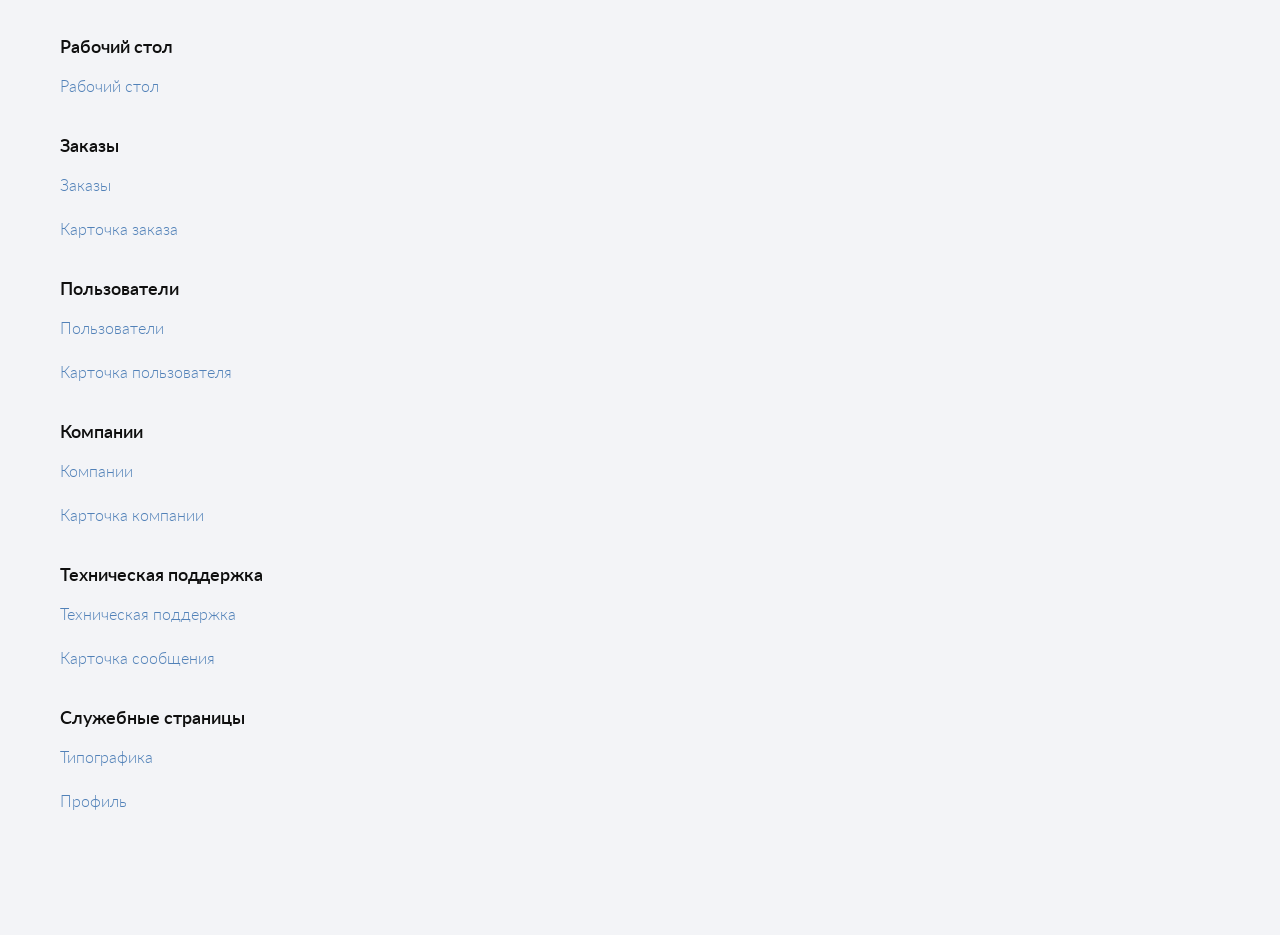
<file: index.html>
<!DOCTYPE html>
<html lang="ru">
    <head>
        <meta charset="utf-8" />
        <title>e-PR</title>

        <link rel="stylesheet" href="css/styles.css" />
        <link rel="stylesheet" href="js/slick/slick.css" />
        <link rel="stylesheet" href="js/select2/select2.css" />
        <link rel="stylesheet" href="js/mcustomscrollbar/jquery.mCustomScrollbar.css" />
        <link rel="stylesheet" href="js/air-datepicker/datepicker.css" />

        <meta name="viewport" content="width=device-width" />
    </head>

    <body>

        <div class="container">
			<h3>Рабочий стол</h3>
			<p><a href="e-pr-01-dashboard.html">Рабочий стол</a></p>
			<h3>Заказы</h3>
			<p><a href="e-pr-03-orders.html">Заказы</a></p>
			<p><a href="e-pr-04-orders-card.html">Карточка заказа</a></p>
			<h3>Пользователи</h3>
			<p><a href="e-pr-05-users.html">Пользователи</a></p>
			<p><a href="e-pr-06-users-card.html">Карточка пользователя</a></p>
			<h3>Компании</h3>
			<p><a href="e-pr-07-companies.html">Компании</a></p>
			<p><a href="e-pr-08-companies-card.html">Карточка компании</a></p>
			<h3>Техническая поддержка</h3>
			<p><a href="e-pr-09-support.html">Техническая поддержка</a></p>
			<p><a href="e-pr-10-support-card.html">Карточка сообщения</a></p>
			<h3>Служебные страницы</h3>
			<p><a href="e-pr-00-typography.html">Типографика</a></p>
			<p><a href="e-pr-02-profile.html">Профиль</a></p>
        </div>

        <script>
            var pathTemplate = './';
        </script>
        <script src="js/fonts.js"></script>

        <script src="js/jquery-3.4.1.min.js"></script>
        <script src="js/slick/slick.min.js"></script>
        <script src="js/jquery.mask.min.js"></script>
        <script src="js/validation/jquery.validate.min.js"></script>
        <script src="js/validation/messages_ru.js"></script>
        <script src="js/select2/select2.min.js"></script>
        <script src="js/select2/ru.js"></script>
        <script src="js/mcustomscrollbar/jquery.mCustomScrollbar.concat.min.js"></script>
        <script src="js/air-datepicker/datepicker.min.js"></script>
        <script src="js/tools.js"></script>

    </body>
</html>
</file>
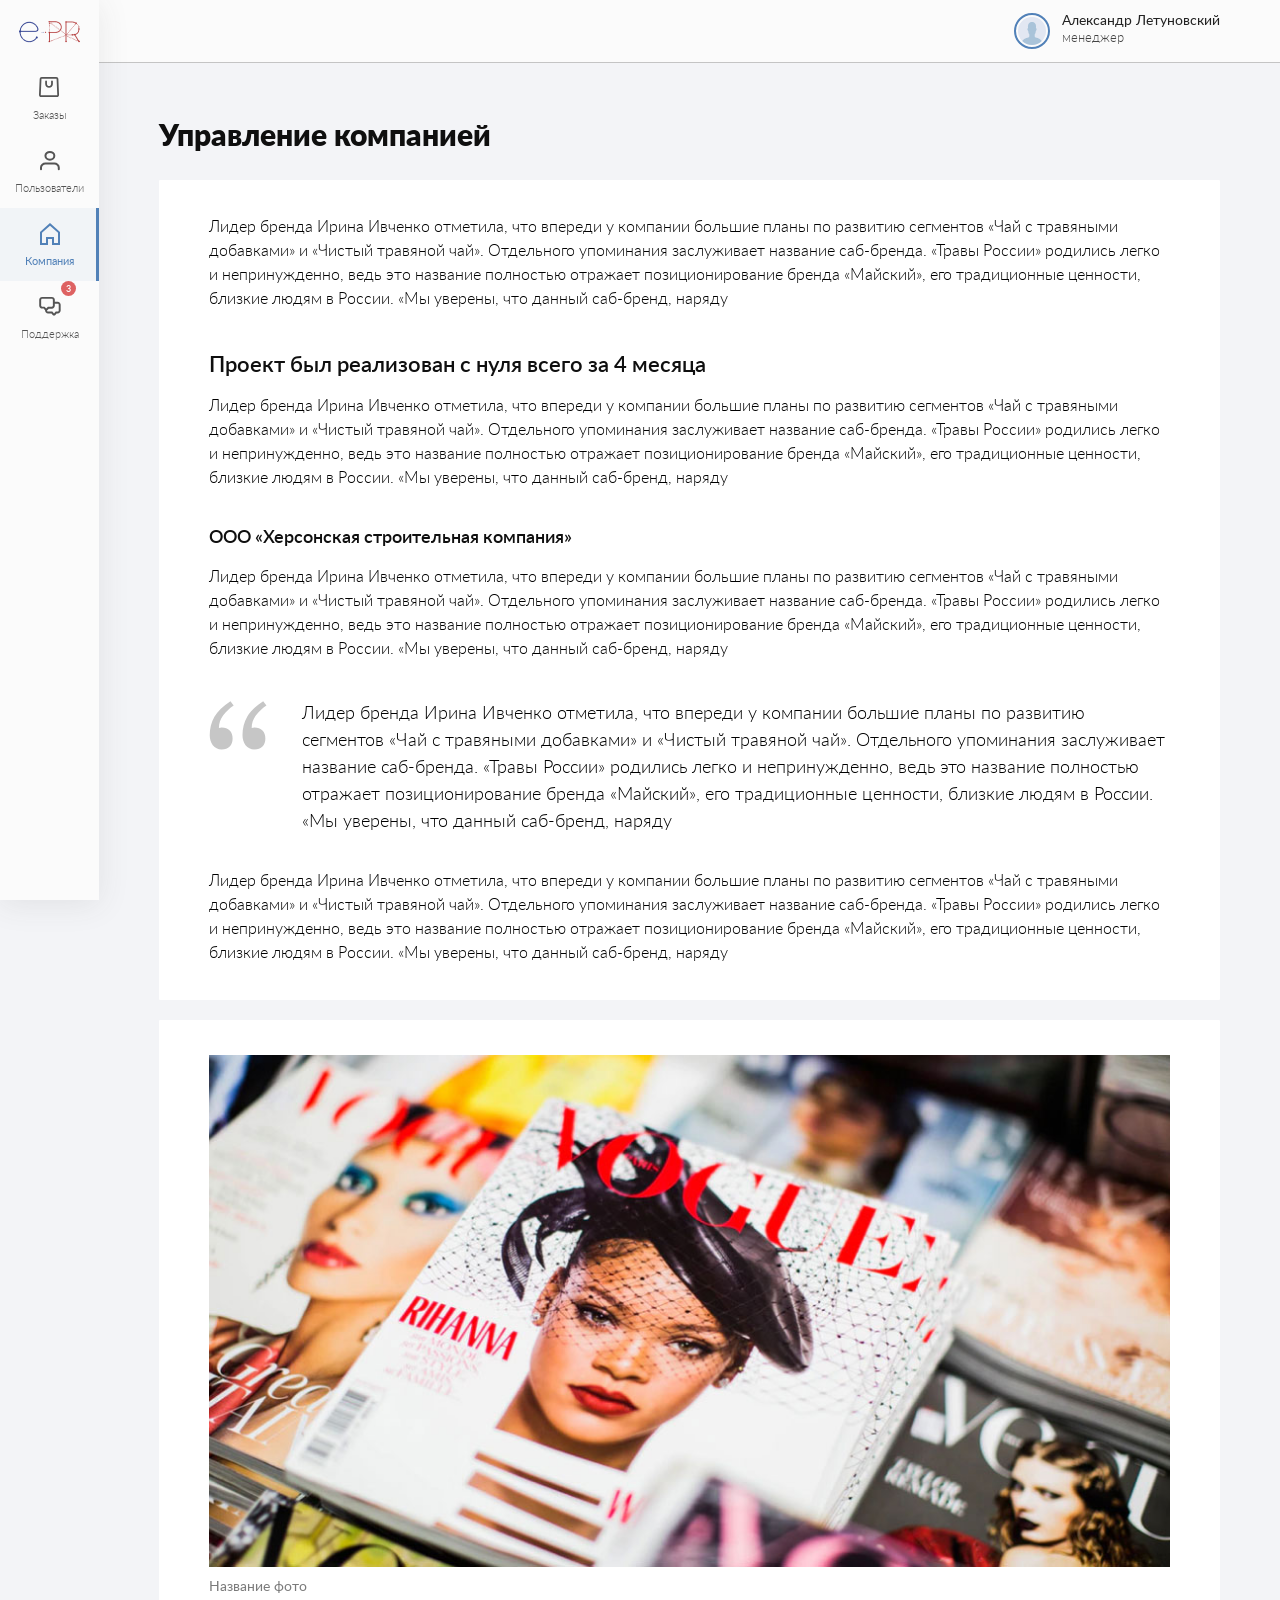
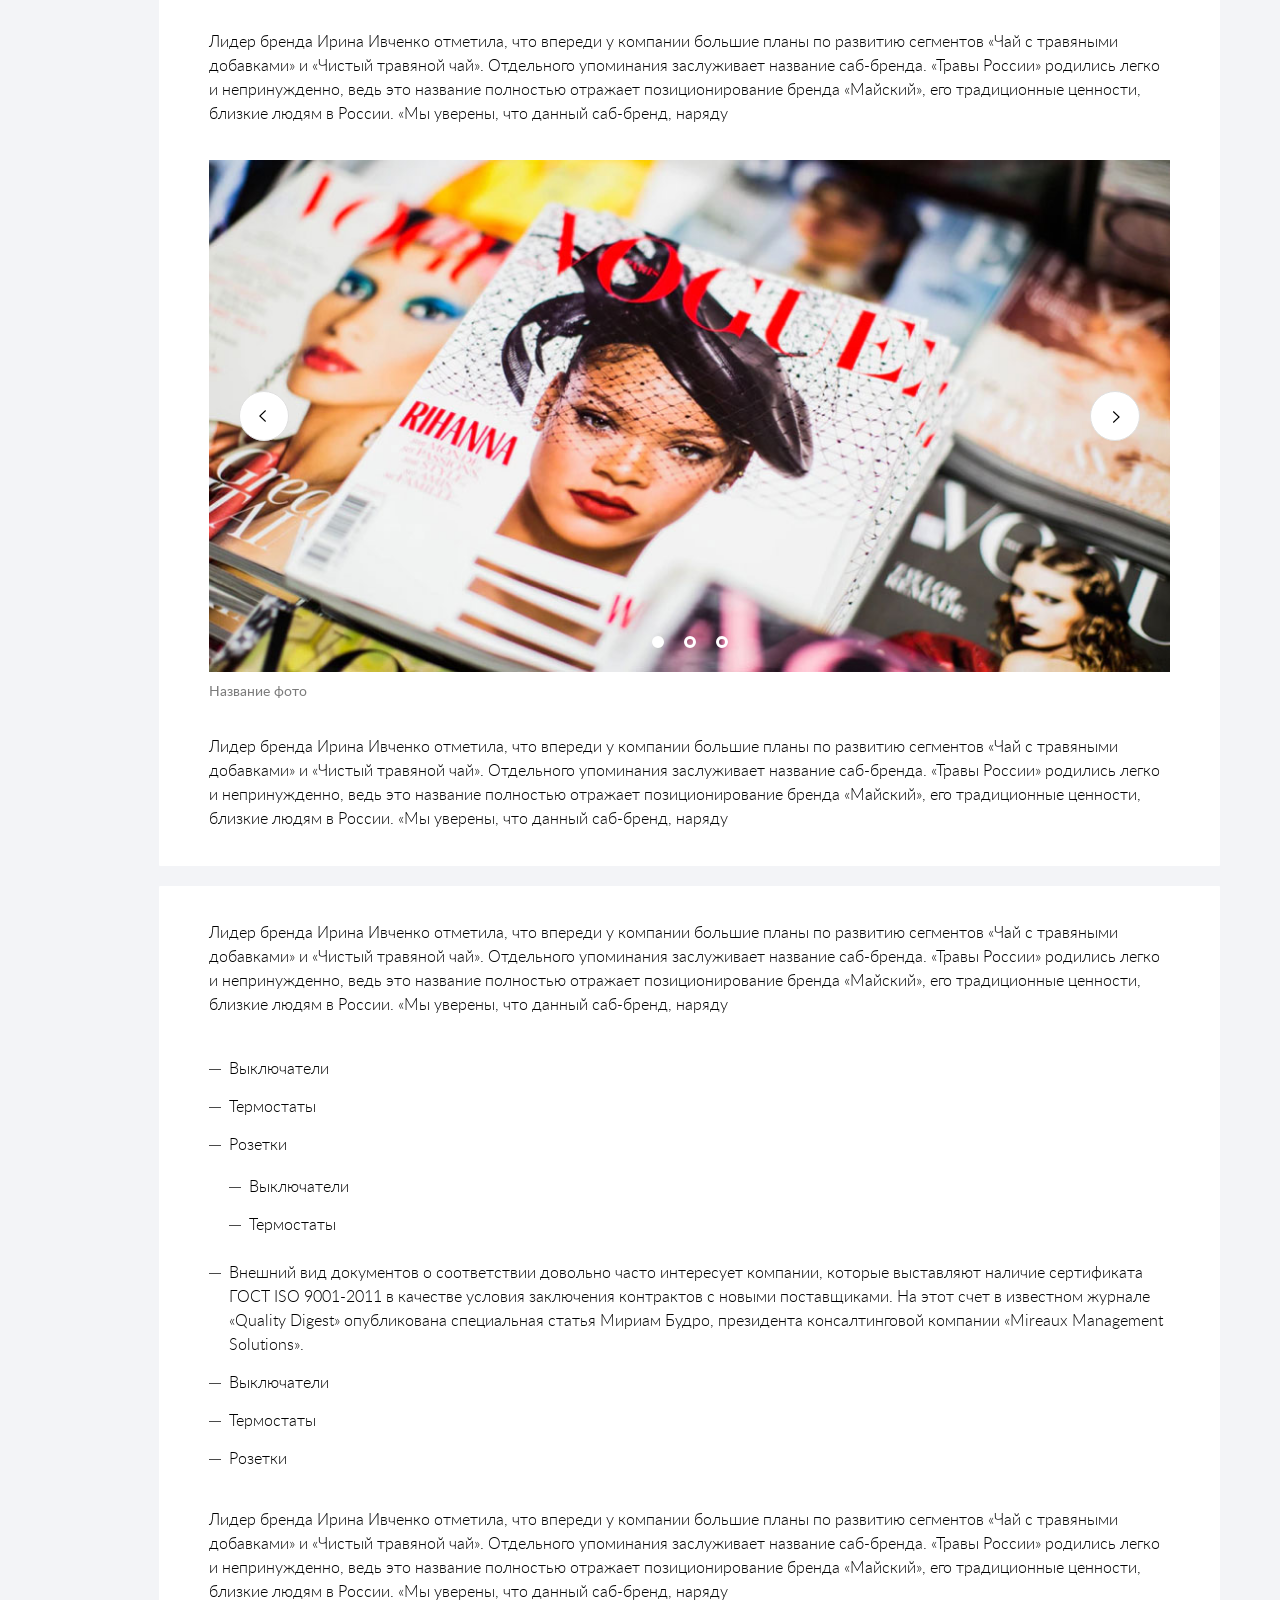
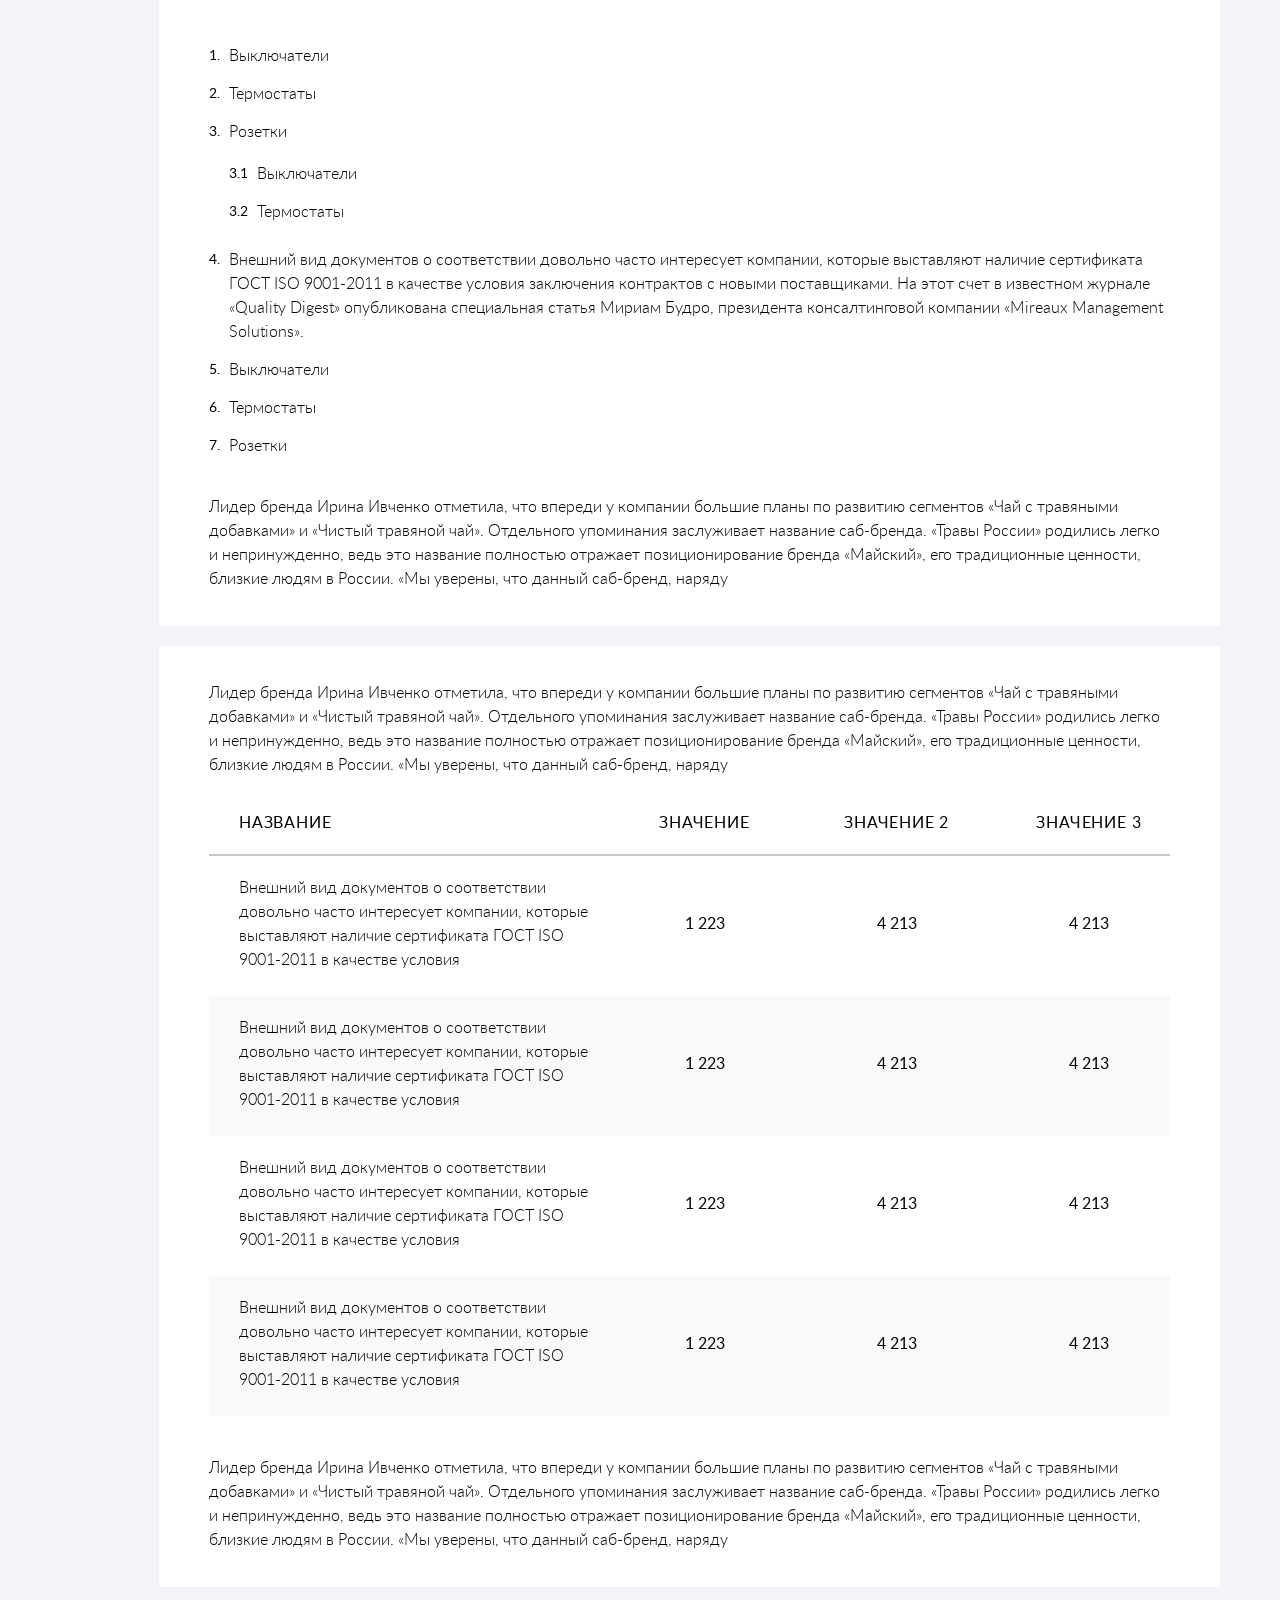
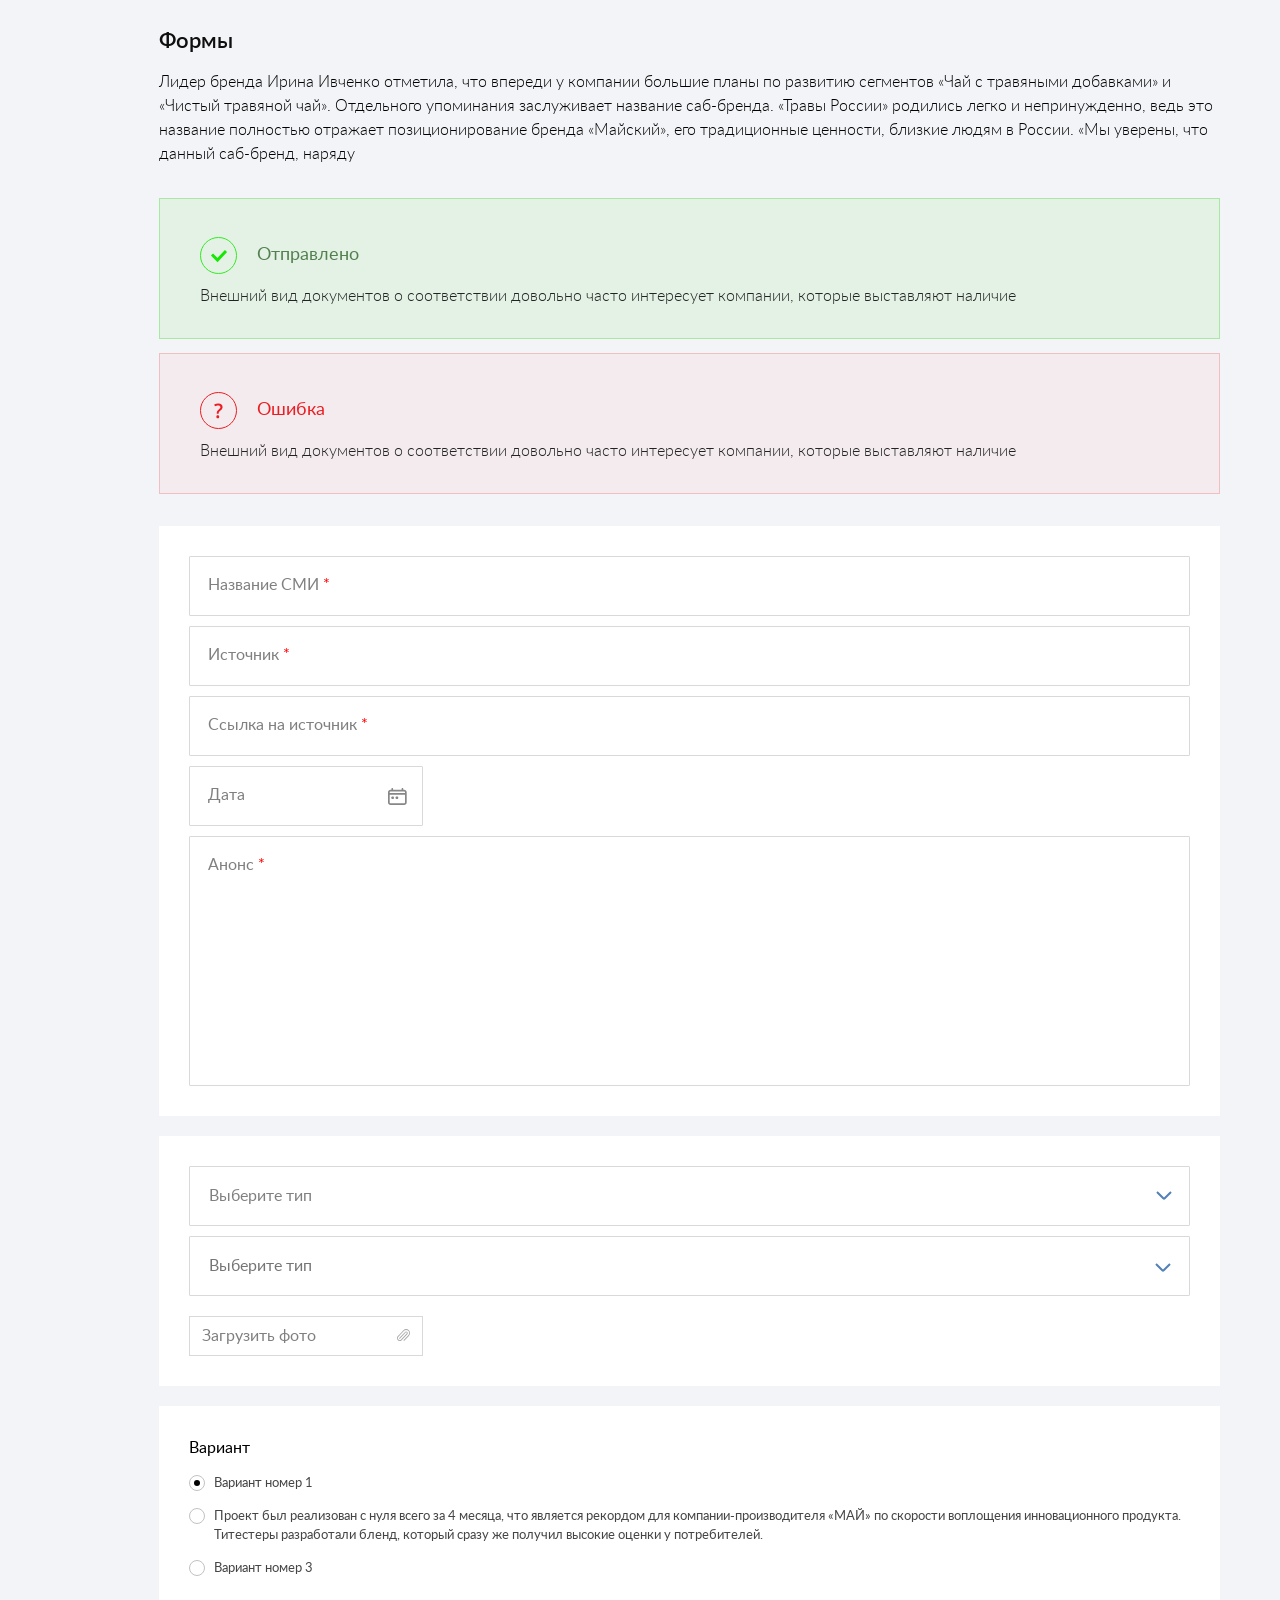
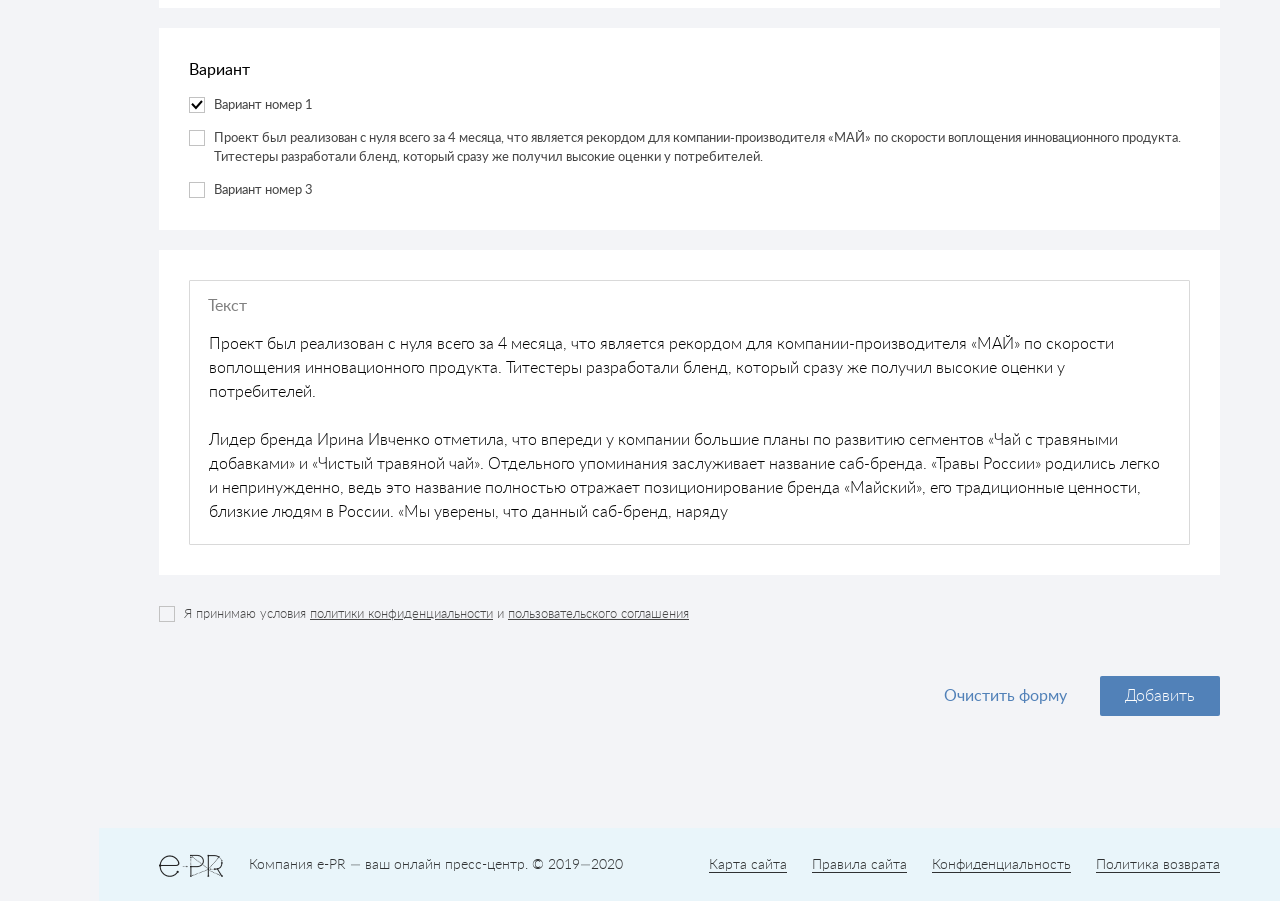
<file: e-pr-00-typography.html>
<!DOCTYPE html>
<html lang="ru">
    <head>
        <meta charset="utf-8" />
        <title>e-PR</title>

        <link rel="stylesheet" href="css/styles.css" />
        <link rel="stylesheet" href="js/slick/slick.css" />
        <link rel="stylesheet" href="js/select2/select2.css" />
        <link rel="stylesheet" href="js/mcustomscrollbar/jquery.mCustomScrollbar.css" />
        <link rel="stylesheet" href="js/air-datepicker/datepicker.css" />

        <meta name="viewport" content="width=device-width" />
    </head>

    <body>

        <!-- wrapper -->
        <div class="wrapper">
            <div class="wrapper-inner">

                <!-- side -->
                <div class="side">
                    <div class="side-inner">
                        <div class="side-logo"><img src="images/logo.png" alt="" /></div>
                        <a href="#" class="side-menu-close"><div class="side-menu-close-line-1"></div><div class="side-menu-close-line-2"></div></a>
                        <nav>
                            <ul>
                                <li><a href="#"><div class="nav-icon"><span><svg width="21" height="20" viewBox="0 0 21 20" fill="none" xmlns="http://www.w3.org/2000/svg"><path d="M20.0494 17.8672L19.3665 2.05415C19.3547 0.915491 18.4198 0 17.2724 0H2.77672C1.62966 0 0.695087 0.915545 0.683284 2.05419L0.000834455 17.8708C0.000282638 17.8836 0 17.8978 0 17.9106C0 19.0619 0.939408 20 2.0941 20H17.9562C19.1109 20 20.0503 19.0601 20.0503 17.9088C20.0502 17.896 20.05 17.88 20.0494 17.8672ZM17.9562 18.2234H2.0941C1.92157 18.2234 1.78549 18.0901 1.77875 17.9228L2.46083 2.10917C2.46137 2.09635 2.46166 2.0888 2.46166 2.07604C2.46166 1.9052 2.60005 1.77658 2.77672 1.77658H17.2724C17.4494 1.77658 17.5882 1.90413 17.5882 2.07499C17.5882 2.08778 17.5884 2.09744 17.589 2.1102L18.2715 17.9244C18.2647 18.0916 18.1287 18.2234 17.9562 18.2234Z" /><path d="M12.9949 3.4541C12.5038 3.4541 12.0999 3.85222 12.0999 4.34335V7.03072C12.0999 8.16289 11.1737 9.08401 10.0334 9.08401C8.89368 9.08401 7.96799 8.16289 7.96799 7.03072V4.34335C7.96799 3.85222 7.5708 3.4541 7.0797 3.4541C6.58859 3.4541 6.19141 3.85222 6.19141 4.34335V7.03072C6.19141 9.14355 7.91975 10.8625 10.0401 10.8625C12.1611 10.8625 13.8899 9.14355 13.8899 7.03072V4.34335C13.8899 3.85222 13.486 3.4541 12.9949 3.4541Z" /></svg></span></div>Заказы</a></li>
                                <li><a href="#"><div class="nav-icon"><span><svg width="20" height="21" viewBox="0 0 20 21" fill="none" xmlns="http://www.w3.org/2000/svg" class="nav-icon-stroke"><path d="M18.7778 19.3437V17.4096C18.7778 16.3837 18.3095 15.3999 17.476 14.6744C16.6425 13.949 15.5121 13.5415 14.3333 13.5415H5.44444C4.2657 13.5415 3.13524 13.949 2.30175 14.6744C1.46825 15.3999 1 16.3837 1 17.4096V19.3437" stroke-width="2" stroke-linecap="round" stroke-linejoin="round"/><path d="M9.88878 9.67343C12.3434 9.67343 14.3332 7.94163 14.3332 5.80534C14.3332 3.66906 12.3434 1.93726 9.88878 1.93726C7.43418 1.93726 5.44434 3.66906 5.44434 5.80534C5.44434 7.94163 7.43418 9.67343 9.88878 9.67343Z" stroke-width="2" stroke-linecap="round" stroke-linejoin="round"/></svg></svg></span></div>Пользователи</a></li>
                                <li class="active"><a href="#"><div class="nav-icon"><span><svg width="20" height="22" viewBox="0 0 20 22" fill="none" xmlns="http://www.w3.org/2000/svg"><path d="M9.996 0L0 9V22H7.996V16H12V22H20V9L9.996 0ZM18.004 20H13.996V14H6V20H1.996V9.828L9.996 2.828L18.004 9.828V20Z" /></svg></span></div>Компания</a></li>
                                <li><a href="#"><div class="nav-icon"><span><svg width="22" height="20" viewBox="0 0 22 20" fill="none" xmlns="http://www.w3.org/2000/svg"><path d="M18.7436 5.78328H15.8174V3.83247C15.8174 3.05639 15.5091 2.31209 14.9604 1.76332C14.4116 1.21455 13.6673 0.90625 12.8912 0.90625H3.13716C2.36107 0.90625 1.61678 1.21455 1.06801 1.76332C0.519235 2.31209 0.210938 3.05639 0.210938 3.83247V9.6849C0.210938 10.461 0.519235 11.2053 1.06801 11.7541C1.61678 12.3028 2.36107 12.6111 3.13716 12.6111H4.64903L6.06337 14.1815V14.5327C6.06337 15.3088 6.37167 16.053 6.92044 16.6018C7.46921 17.1506 8.21351 17.4589 8.98959 17.4589H12.4523L13.9251 19.1268C14.0624 19.2825 14.2313 19.4072 14.4205 19.4926C14.6097 19.578 14.8149 19.6222 15.0225 19.6222C15.2301 19.6222 15.4353 19.578 15.6245 19.4926C15.8136 19.4072 15.9825 19.2825 16.1198 19.1268L17.5927 17.4589H18.7436C19.5197 17.4589 20.264 17.1506 20.8128 16.6018C21.3616 16.053 21.6699 15.3088 21.6699 14.5327V8.68023C21.6622 7.90924 21.3505 7.17244 20.8025 6.62998C20.2546 6.08752 19.5147 5.78324 18.7436 5.78328ZM3.13716 10.6603C2.87846 10.6603 2.63036 10.5575 2.44744 10.3746C2.26451 10.1917 2.16175 9.9436 2.16175 9.6849V3.83247C2.16175 3.57377 2.26451 3.32568 2.44744 3.14275C2.63036 2.95983 2.87846 2.85706 3.13716 2.85706H12.8912C13.1499 2.85706 13.398 2.95983 13.5809 3.14275C13.7639 3.32568 13.8666 3.57377 13.8666 3.83247V9.6849C13.8666 9.9436 13.7639 10.1917 13.5809 10.3746C13.398 10.5575 13.1499 10.6603 12.8912 10.6603H8.92131L7.22411 12.6111L5.5269 10.6603H3.13716ZM19.7191 14.5619C19.7191 14.8206 19.6163 15.0687 19.4334 15.2516C19.2504 15.4346 19.0023 15.5373 18.7436 15.5373H16.7246L15.0274 17.5662L13.3301 15.5373H8.98959C8.7309 15.5373 8.4828 15.4346 8.29987 15.2516C8.11695 15.0687 8.01418 14.8206 8.01418 14.5619C8.12602 14.4877 8.22767 14.3992 8.31656 14.2986L9.78942 12.6306H12.8912C13.6673 12.6306 14.4116 12.3223 14.9604 11.7736C15.5091 11.2248 15.8174 10.4805 15.8174 9.70441V7.7536H18.7436C19.0023 7.7536 19.2504 7.85636 19.4334 8.03929C19.6163 8.22221 19.7191 8.47031 19.7191 8.729V14.5619Z" /></svg><em>3</em></span></div>Поддержка</a></li>
                            </ul>
                        </nav>
                    </div>
                </div>
                <!-- side END -->

                <!-- container -->
                <div class="container">

                    <header>
                        <a href="#" class="side-menu-link"><div class="side-menu-link-line-1"></div><div class="side-menu-link-line-2"></div><div class="side-menu-link-line-3"></div></a>

                        <!-- header user -->
                        <div class="header-user">
                            <a href="#" class="header-user-link">
                                <div class="header-user-link-avatar"><img src="images/header-avatar.svg" alt="" /></div>
                                <div class="header-user-link-info">
                                    <div class="header-user-link-name">Александр Летуновский</div>
                                    <div class="header-user-link-company">менеджер</div>
                                </div>
                            </a>
                            <div class="header-user-menu">
                                <div class="header-user-menu-arrow"></div>
                                <div class="header-user-menu-inner">
                                    <div class="header-user-menu-name"><div class="header-user-menu-avatar"><img src="images/header-avatar.svg" alt="" /></div>Александр Летуновский</div>
                                    <div class="header-user-menu-company">менеджер</div>
                                    <div class="header-user-menu-list">
                                        <ul>
                                            <li><a href="#">Рабочий стол</a></li>
                                            <li><a href="#">Профиль</a></li>
                                            <li><a href="#" class="header-user-menu-list-support">Поддержка</a></li>
                                        </ul>
                                    </div>
                                    <div class="header-user-menu-logout">
                                        <a href="#">Выход</a>
                                    </div>
                                </div>
                                <a href="#" class="header-user-menu-close"></a>
                            </div>
                        </div>
                        <!-- header user END -->
                    </header>

                    <h1>Управление компанией</h1>
                    <div class="block">
                        <p>Лидер бренда Ирина Ивченко отметила, что впереди у компании большие планы по развитию сегментов «Чай с травяными добавками» и «Чистый травяной чай». Отдельного упоминания заслуживает название саб-бренда. «Травы России» родились легко и непринужденно, ведь это название полностью отражает позиционирование бренда «Майский», его традиционные ценности, близкие людям в России. «Мы уверены, что данный саб-бренд, наряду</p>
                        <h2>Проект был реализован с нуля всего за 4 месяца</h2>
                        <p>Лидер бренда Ирина Ивченко отметила, что впереди у компании большие планы по развитию сегментов «Чай с травяными добавками» и «Чистый травяной чай». Отдельного упоминания заслуживает название саб-бренда. «Травы России» родились легко и непринужденно, ведь это название полностью отражает позиционирование бренда «Майский», его традиционные ценности, близкие людям в России. «Мы уверены, что данный саб-бренд, наряду</p>
                        <h3>ООО «Херсонская строительная компания»</h3>
                        <p>Лидер бренда Ирина Ивченко отметила, что впереди у компании большие планы по развитию сегментов «Чай с травяными добавками» и «Чистый травяной чай». Отдельного упоминания заслуживает название саб-бренда. «Травы России» родились легко и непринужденно, ведь это название полностью отражает позиционирование бренда «Майский», его традиционные ценности, близкие людям в России. «Мы уверены, что данный саб-бренд, наряду</p>
                        <blockquote>Лидер бренда Ирина Ивченко отметила, что впереди у компании большие планы по развитию сегментов «Чай с травяными добавками» и «Чистый травяной чай». Отдельного упоминания заслуживает название саб-бренда. «Травы России» родились легко и непринужденно, ведь это название полностью отражает позиционирование бренда «Майский», его традиционные ценности, близкие людям в России. «Мы уверены, что данный саб-бренд, наряду</blockquote>
                        <p>Лидер бренда Ирина Ивченко отметила, что впереди у компании большие планы по развитию сегментов «Чай с травяными добавками» и «Чистый травяной чай». Отдельного упоминания заслуживает название саб-бренда. «Травы России» родились легко и непринужденно, ведь это название полностью отражает позиционирование бренда «Майский», его традиционные ценности, близкие людям в России. «Мы уверены, что данный саб-бренд, наряду</p>
                    </div>

                    <div class="block">
                        <div class="gallery">
                            <div class="gallery-item">
                                <div class="gallery-item-photo"><img src="files/typography.jpg" alt="" /></div>
                                <div class="gallery-item-title">Название фото</div>
                            </div>
                        </div>

                        <p>Лидер бренда Ирина Ивченко отметила, что впереди у компании большие планы по развитию сегментов «Чай с травяными добавками» и «Чистый травяной чай». Отдельного упоминания заслуживает название саб-бренда. «Травы России» родились легко и непринужденно, ведь это название полностью отражает позиционирование бренда «Майский», его традиционные ценности, близкие людям в России. «Мы уверены, что данный саб-бренд, наряду</p>

                        <div class="gallery">
                            <div class="gallery-item">
                                <div class="gallery-item-photo"><img src="files/typography.jpg" alt="" /></div>
                                <div class="gallery-item-title">Название фото</div>
                            </div>
                            <div class="gallery-item">
                                <div class="gallery-item-photo"><img src="files/typography.jpg" alt="" /></div>
                                <div class="gallery-item-title">Название фото</div>
                            </div>
                            <div class="gallery-item">
                                <div class="gallery-item-photo"><img src="files/typography.jpg" alt="" /></div>
                                <div class="gallery-item-title">Лидер бренда Ирина Ивченко отметила, что впереди у компании большие планы по развитию сегментов «Чай с травяными добавками» и «Чистый травяной чай». Отдельного упоминания заслуживает название саб-бренда. «Травы России» родились легко и непринужденно, ведь это название полностью отражает позиционирование бренда «Майский», его традиционные ценности, близкие людям в России. «Мы уверены, что данный саб-бренд, наряду</div>
                            </div>
                        </div>

                        <p>Лидер бренда Ирина Ивченко отметила, что впереди у компании большие планы по развитию сегментов «Чай с травяными добавками» и «Чистый травяной чай». Отдельного упоминания заслуживает название саб-бренда. «Травы России» родились легко и непринужденно, ведь это название полностью отражает позиционирование бренда «Майский», его традиционные ценности, близкие людям в России. «Мы уверены, что данный саб-бренд, наряду</p>
                    </div>

                    <div class="block">
                            <p>Лидер бренда Ирина Ивченко отметила, что впереди у компании большие планы по развитию сегментов «Чай с травяными добавками» и «Чистый травяной чай». Отдельного упоминания заслуживает название саб-бренда. «Травы России» родились легко и непринужденно, ведь это название полностью отражает позиционирование бренда «Майский», его традиционные ценности, близкие людям в России. «Мы уверены, что данный саб-бренд, наряду</p>

                        <ul>
                            <li>Выключатели</li>
                            <li>Термостаты</li>
                            <li>
                                Розетки
                                <ul>
                                    <li>Выключатели</li>
                                    <li>Термостаты</li>
                                </ul>
                            </li>
                            <li>Внешний вид документов о соответствии довольно часто интересует компании, которые выставляют наличие сертификата ГОСТ ISO 9001-2011 в качестве условия заключения контрактов с новыми поставщиками. На этот счет в известном журнале «Quality Digest» опубликована специальная статья Мириам Будро, президента консалтинговой компании «Mireaux Management Solutions».</li>
                            <li>Выключатели</li>
                            <li>Термостаты</li>
                            <li>Розетки</li>
                        </ul>

                        <p>Лидер бренда Ирина Ивченко отметила, что впереди у компании большие планы по развитию сегментов «Чай с травяными добавками» и «Чистый травяной чай». Отдельного упоминания заслуживает название саб-бренда. «Травы России» родились легко и непринужденно, ведь это название полностью отражает позиционирование бренда «Майский», его традиционные ценности, близкие людям в России. «Мы уверены, что данный саб-бренд, наряду</p>

                        <ol>
                            <li>Выключатели</li>
                            <li>Термостаты</li>
                            <li>
                                Розетки
                                <ol>
                                    <li>Выключатели</li>
                                    <li>Термостаты</li>
                                </ol>
                            </li>
                            <li>Внешний вид документов о соответствии довольно часто интересует компании, которые выставляют наличие сертификата ГОСТ ISO 9001-2011 в качестве условия заключения контрактов с новыми поставщиками. На этот счет в известном журнале «Quality Digest» опубликована специальная статья Мириам Будро, президента консалтинговой компании «Mireaux Management Solutions».</li>
                            <li>Выключатели</li>
                            <li>Термостаты</li>
                            <li>Розетки</li>
                        </ol>

                        <p>Лидер бренда Ирина Ивченко отметила, что впереди у компании большие планы по развитию сегментов «Чай с травяными добавками» и «Чистый травяной чай». Отдельного упоминания заслуживает название саб-бренда. «Травы России» родились легко и непринужденно, ведь это название полностью отражает позиционирование бренда «Майский», его традиционные ценности, близкие людям в России. «Мы уверены, что данный саб-бренд, наряду</p>
                    </div>

                    <div class="block">
                        <p>Лидер бренда Ирина Ивченко отметила, что впереди у компании большие планы по развитию сегментов «Чай с травяными добавками» и «Чистый травяной чай». Отдельного упоминания заслуживает название саб-бренда. «Травы России» родились легко и непринужденно, ведь это название полностью отражает позиционирование бренда «Майский», его традиционные ценности, близкие людям в России. «Мы уверены, что данный саб-бренд, наряду</p>
                        <div class="table-scroll">
                            <table>
                                <thead>
                                    <tr>
                                        <th style="text-align:left; width:40%">Название</th>
                                        <th style="width:20%">Значение</th>
                                        <th style="width:20%">Значение&nbsp;2</th>
                                        <th style="width:20%">Значение&nbsp;3</th>
                                    </tr>
                                </thead>
                                <tbody>
                                    <tr>
                                        <td>Внешний&nbsp;вид&nbsp;документов&nbsp;о&nbsp;соответствии довольно часто интересует компании, которые выставляют наличие сертификата ГОСТ ISO 9001-2011 в качестве условия</td>
                                        <td style="text-align:center"><strong>1 223</strong></td>
                                        <td style="text-align:center"><strong>4 213</strong></td>
                                        <td style="text-align:center"><strong>4 213</strong></td>
                                    </tr>
                                    <tr>
                                        <td>Внешний&nbsp;вид&nbsp;документов&nbsp;о&nbsp;соответствии довольно часто интересует компании, которые выставляют наличие сертификата ГОСТ ISO 9001-2011 в качестве условия</td>
                                        <td style="text-align:center"><strong>1 223</strong></td>
                                        <td style="text-align:center"><strong>4 213</strong></td>
                                        <td style="text-align:center"><strong>4 213</strong></td>
                                    </tr>
                                    <tr>
                                        <td>Внешний&nbsp;вид&nbsp;документов&nbsp;о&nbsp;соответствии довольно часто интересует компании, которые выставляют наличие сертификата ГОСТ ISO 9001-2011 в качестве условия</td>
                                        <td style="text-align:center"><strong>1 223</strong></td>
                                        <td style="text-align:center"><strong>4 213</strong></td>
                                        <td style="text-align:center"><strong>4 213</strong></td>
                                    </tr>
                                    <tr>
                                        <td>Внешний&nbsp;вид&nbsp;документов&nbsp;о&nbsp;соответствии довольно часто интересует компании, которые выставляют наличие сертификата ГОСТ ISO 9001-2011 в качестве условия</td>
                                        <td style="text-align:center"><strong>1 223</strong></td>
                                        <td style="text-align:center"><strong>4 213</strong></td>
                                        <td style="text-align:center"><strong>4 213</strong></td>
                                    </tr>
                                </tbody>
                            </table>
                        </div>
                        <p>Лидер бренда Ирина Ивченко отметила, что впереди у компании большие планы по развитию сегментов «Чай с травяными добавками» и «Чистый травяной чай». Отдельного упоминания заслуживает название саб-бренда. «Травы России» родились легко и непринужденно, ведь это название полностью отражает позиционирование бренда «Майский», его традиционные ценности, близкие людям в России. «Мы уверены, что данный саб-бренд, наряду</p>
                    </div>

                    <h2>Формы</h2>
                    <p>Лидер бренда Ирина Ивченко отметила, что впереди у компании большие планы по развитию сегментов «Чай с травяными добавками» и «Чистый травяной чай». Отдельного упоминания заслуживает название саб-бренда. «Травы России» родились легко и непринужденно, ведь это название полностью отражает позиционирование бренда «Майский», его традиционные ценности, близкие людям в России. «Мы уверены, что данный саб-бренд, наряду</p>
                    <form action="#" method="post">
                        <div class="message message-success">
                            <div class="message-title">Отправлено</div>
                            <div class="message-text">Внешний вид документов о соответствии довольно часто интересует компании, которые выставляют наличие</div>
                        </div>

                        <div class="message message-error">
                            <div class="message-title">Ошибка</div>
                            <div class="message-text">Внешний вид документов о соответствии довольно часто интересует компании, которые выставляют наличие</div>
                        </div>

                        <fieldset>
                            <div class="form-input"><span>Название СМИ <em>*</em></span><input type="text" name="name" value="" class="required" /></div>

                            <div class="form-input"><span>Источник <em>*</em></span><input type="text" name="source" value="" class="required" /></div>

                            <div class="form-input"><span>Ссылка на источник <em>*</em></span><input type="text" name="url" value="" /></div>

                            <div class="form-input form-input-date"><span>Дата</span><input type="text" name="date" value="" /></div>

                            <div class="form-input form-input-textarea"><span>Анонс <em>*</em></span><textarea name="anonce" cols="5" rows="3"></textarea></div>
                        </fieldset>

                        <fieldset>
                            <div class="form-select">
                                <select name="country" data-placeholder="Выберите тип" class="required">
                                    <option value=""></option>
                                    <option value="1">Вариант 1</option>
                                    <option value="2">Вариант 2</option>
                                    <option value="3">Вариант 3</option>
                                    <option value="4">Вариант 4</option>
                                </select>
                            </div>

                            <div class="form-select">
                                <select name="country2" data-placeholder="Выберите тип" class="required" multiple="multiple">
                                    <option value=""></option>
                                    <option value="1">Вариант 1</option>
                                    <option value="2">Вариант 2</option>
                                    <option value="3">Вариант 3</option>
                                    <option value="4">Вариант 4</option>
                                </select>
                            </div>

                            <div class="form-file">
                                <div class="form-file-input"><input type="file" name="file" class="required" /><span>Загрузить фото</span></div>
                                <div class="form-file-name"></div>
                            </div>
                        </fieldset>

                        <fieldset>
                            <div class="form-label">Вариант</div>
                            <div class="form-radio">
                                <label><input type="radio" name="radio" value="1" checked="checked" /><span>Вариант номер 1</span></label>
                            </div>
                            <div class="form-radio">
                                <label><input type="radio" name="radio" value="2" /><span>Проект был реализован с нуля всего за 4 месяца, что является рекордом для компании-производителя «МАЙ» по скорости воплощения инновационного продукта. Титестеры разработали бленд, который сразу же получил высокие оценки у потребителей.</span></label>
                            </div>
                            <div class="form-radio">
                                <label><input type="radio" name="radio" value="3" /><span>Вариант номер 3</span></label>
                            </div>
                        </fieldset>

                        <fieldset>
                            <div class="form-label">Вариант</div>
                            <div class="form-checkbox">
                                <label><input type="checkbox" name="checkbox1" checked="checked" class="required" /><span>Вариант номер 1</span></label>
                            </div>
                            <div class="form-checkbox">
                                <label><input type="checkbox" name="checkbox2" /><span>Проект был реализован с нуля всего за 4 месяца, что является рекордом для компании-производителя «МАЙ» по скорости воплощения инновационного продукта. Титестеры разработали бленд, который сразу же получил высокие оценки у потребителей.</span></label>
                            </div>
                            <div class="form-checkbox">
                                <label><input type="checkbox" name="checkbox3" /><span>Вариант номер 3</span></label>
                            </div>
                        </fieldset>

                        <fieldset>
                            <div class="form-input form-input-textarea"><span>Текст</span><textarea name="comment" cols="5" rows="3">Проект был реализован с нуля всего за 4 месяца, что является рекордом для компании-производителя «МАЙ» по скорости воплощения инновационного продукта. Титестеры разработали бленд, который сразу же получил высокие оценки у потребителей.

Лидер бренда Ирина Ивченко отметила, что впереди у компании большие планы по развитию сегментов «Чай с травяными добавками» и «Чистый травяной чай». Отдельного упоминания заслуживает название саб-бренда. «Травы России» родились легко и непринужденно, ведь это название полностью отражает позиционирование бренда «Майский», его традиционные ценности, близкие людям в России. «Мы уверены, что данный саб-бренд, наряду</textarea></div>
                        </fieldset>

                        <div class="form-checkbox form-policy"><label><input type="checkbox" name="policy" class="required" /><span>Я принимаю условия <a href="#">политики конфиденциальности</a> и <a href="#">пользовательского соглашения</a></span></label></div>

                        <div class="form-ctrl">
                            <div class="form-submit"><input type="submit" value="Добавить" class="btn" /></div>
                            <div class="form-reset"><input type="reset" value="Очистить форму" /></div>
                        </div>
                    </form>

                </div>
                <!-- container END -->

            </div>
        </div>
        <!-- wrapper END -->

        <footer>
            <div class="container">
                <div class="footer-left">
                    <div class="footer-logo"><img src="images/footer-logo.png" alt="" /></div>
                    <div class="copyrights">Компания e-PR — ваш онлайн пресс-центр. <span>© 2019—2020</span></div>
                </div>
                <div class="footer-menu">
                    <ul>
                        <li><a href="#">Карта сайта</a></li>
                        <li><a href="#">Правила сайта</a></li>
                        <li><a href="#">Конфиденциальность</a></li>
                        <li><a href="#">Политика возврата</a></li>
                    </ul>
                </div>
            </div>
        </footer>

        <script>
            var pathTemplate = './';
        </script>
        <script src="js/fonts.js"></script>

        <script src="js/jquery-3.4.1.min.js"></script>
        <script src="js/slick/slick.min.js"></script>
        <script src="js/jquery.mask.min.js"></script>
        <script src="js/validation/jquery.validate.min.js"></script>
        <script src="js/validation/messages_ru.js"></script>
        <script src="js/select2/select2.min.js"></script>
        <script src="js/select2/ru.js"></script>
        <script src="js/mcustomscrollbar/jquery.mCustomScrollbar.concat.min.js"></script>
        <script src="js/air-datepicker/datepicker.min.js"></script>
        <script src="js/tools.js"></script>

    </body>
</html>
</file>
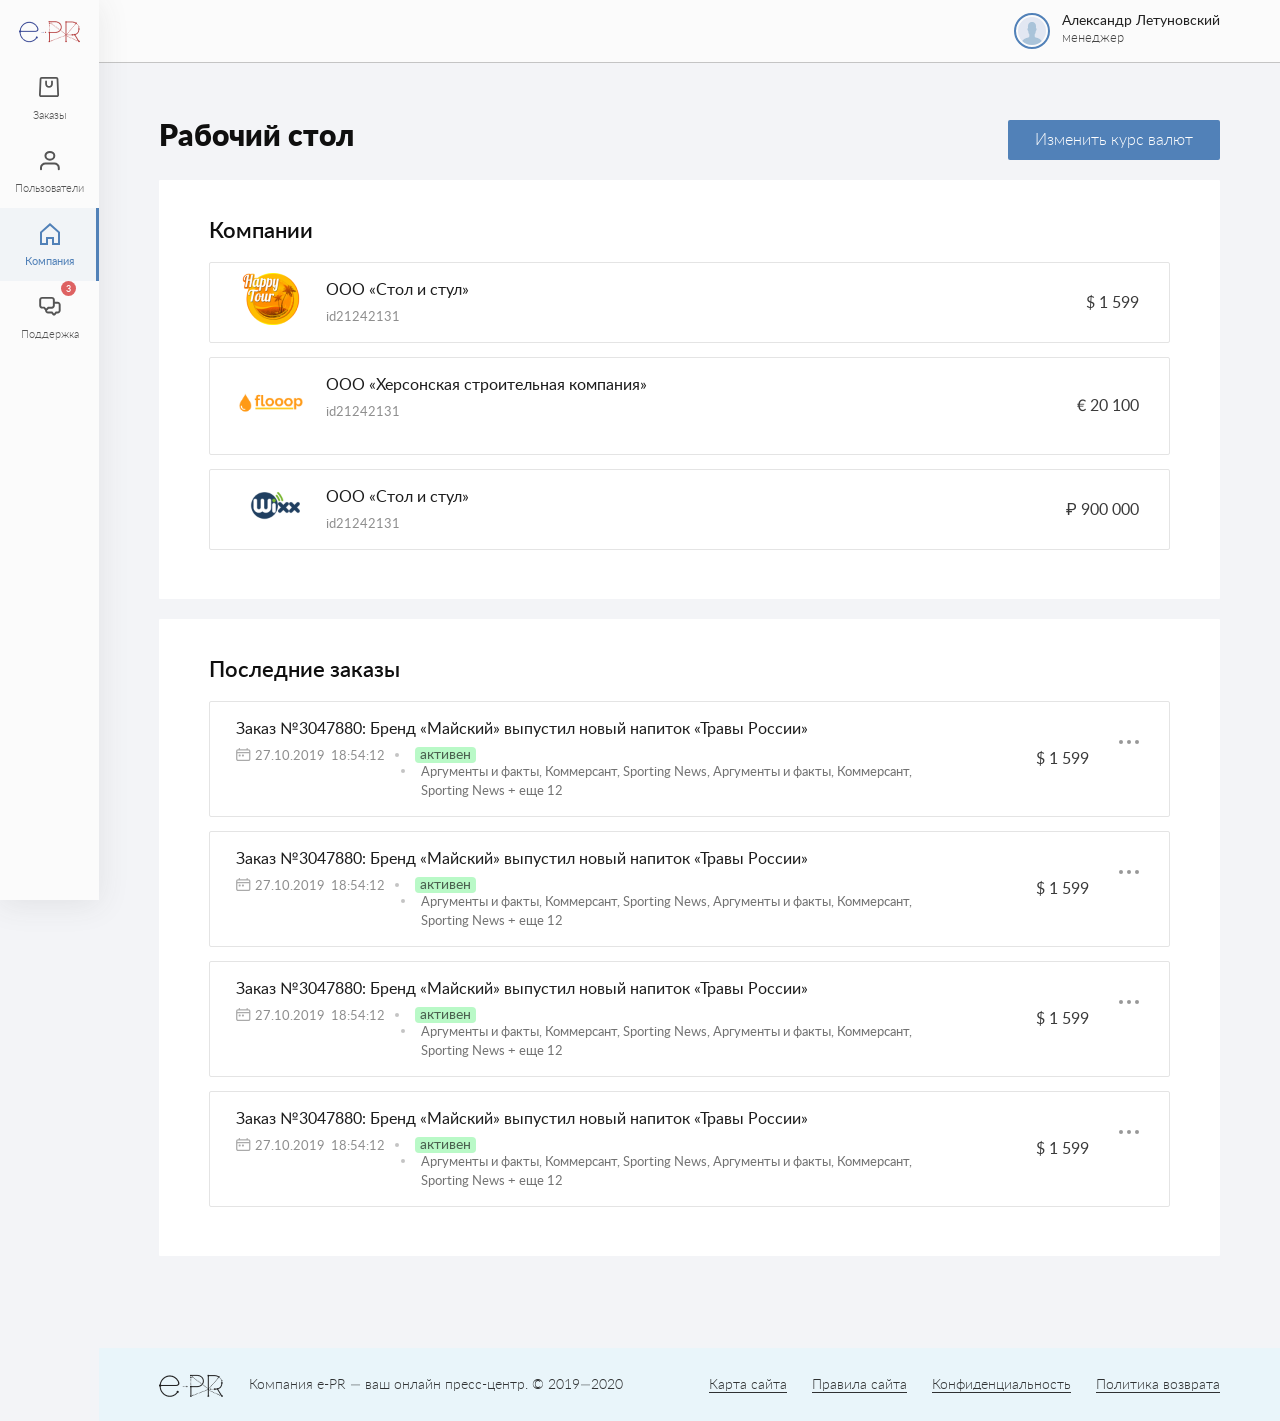
<file: e-pr-01-dashboard.html>
<!DOCTYPE html>
<html lang="ru">
    <head>
        <meta charset="utf-8" />
        <title>e-PR</title>

        <link rel="stylesheet" href="css/styles.css" />
        <link rel="stylesheet" href="js/slick/slick.css" />
        <link rel="stylesheet" href="js/select2/select2.css" />
        <link rel="stylesheet" href="js/mcustomscrollbar/jquery.mCustomScrollbar.css" />
        <link rel="stylesheet" href="js/air-datepicker/datepicker.css" />

        <meta name="viewport" content="width=device-width" />
    </head>

    <body>

        <!-- wrapper -->
        <div class="wrapper">
            <div class="wrapper-inner">

                <!-- side -->
                <div class="side">
                    <div class="side-inner">
                        <div class="side-logo"><img src="images/logo.png" alt="" /></div>
                        <a href="#" class="side-menu-close"><div class="side-menu-close-line-1"></div><div class="side-menu-close-line-2"></div></a>
                        <nav>
                            <ul>
                                <li><a href="#"><div class="nav-icon"><span><svg width="21" height="20" viewBox="0 0 21 20" fill="none" xmlns="http://www.w3.org/2000/svg"><path d="M20.0494 17.8672L19.3665 2.05415C19.3547 0.915491 18.4198 0 17.2724 0H2.77672C1.62966 0 0.695087 0.915545 0.683284 2.05419L0.000834455 17.8708C0.000282638 17.8836 0 17.8978 0 17.9106C0 19.0619 0.939408 20 2.0941 20H17.9562C19.1109 20 20.0503 19.0601 20.0503 17.9088C20.0502 17.896 20.05 17.88 20.0494 17.8672ZM17.9562 18.2234H2.0941C1.92157 18.2234 1.78549 18.0901 1.77875 17.9228L2.46083 2.10917C2.46137 2.09635 2.46166 2.0888 2.46166 2.07604C2.46166 1.9052 2.60005 1.77658 2.77672 1.77658H17.2724C17.4494 1.77658 17.5882 1.90413 17.5882 2.07499C17.5882 2.08778 17.5884 2.09744 17.589 2.1102L18.2715 17.9244C18.2647 18.0916 18.1287 18.2234 17.9562 18.2234Z" /><path d="M12.9949 3.4541C12.5038 3.4541 12.0999 3.85222 12.0999 4.34335V7.03072C12.0999 8.16289 11.1737 9.08401 10.0334 9.08401C8.89368 9.08401 7.96799 8.16289 7.96799 7.03072V4.34335C7.96799 3.85222 7.5708 3.4541 7.0797 3.4541C6.58859 3.4541 6.19141 3.85222 6.19141 4.34335V7.03072C6.19141 9.14355 7.91975 10.8625 10.0401 10.8625C12.1611 10.8625 13.8899 9.14355 13.8899 7.03072V4.34335C13.8899 3.85222 13.486 3.4541 12.9949 3.4541Z" /></svg></span></div>Заказы</a></li>
                                <li><a href="#"><div class="nav-icon"><span><svg width="20" height="21" viewBox="0 0 20 21" fill="none" xmlns="http://www.w3.org/2000/svg" class="nav-icon-stroke"><path d="M18.7778 19.3437V17.4096C18.7778 16.3837 18.3095 15.3999 17.476 14.6744C16.6425 13.949 15.5121 13.5415 14.3333 13.5415H5.44444C4.2657 13.5415 3.13524 13.949 2.30175 14.6744C1.46825 15.3999 1 16.3837 1 17.4096V19.3437" stroke-width="2" stroke-linecap="round" stroke-linejoin="round"/><path d="M9.88878 9.67343C12.3434 9.67343 14.3332 7.94163 14.3332 5.80534C14.3332 3.66906 12.3434 1.93726 9.88878 1.93726C7.43418 1.93726 5.44434 3.66906 5.44434 5.80534C5.44434 7.94163 7.43418 9.67343 9.88878 9.67343Z" stroke-width="2" stroke-linecap="round" stroke-linejoin="round"/></svg></svg></span></div>Пользователи</a></li>
                                <li class="active"><a href="#"><div class="nav-icon"><span><svg width="20" height="22" viewBox="0 0 20 22" fill="none" xmlns="http://www.w3.org/2000/svg"><path d="M9.996 0L0 9V22H7.996V16H12V22H20V9L9.996 0ZM18.004 20H13.996V14H6V20H1.996V9.828L9.996 2.828L18.004 9.828V20Z" /></svg></span></div>Компания</a></li>
                                <li><a href="#"><div class="nav-icon"><span><svg width="22" height="20" viewBox="0 0 22 20" fill="none" xmlns="http://www.w3.org/2000/svg"><path d="M18.7436 5.78328H15.8174V3.83247C15.8174 3.05639 15.5091 2.31209 14.9604 1.76332C14.4116 1.21455 13.6673 0.90625 12.8912 0.90625H3.13716C2.36107 0.90625 1.61678 1.21455 1.06801 1.76332C0.519235 2.31209 0.210938 3.05639 0.210938 3.83247V9.6849C0.210938 10.461 0.519235 11.2053 1.06801 11.7541C1.61678 12.3028 2.36107 12.6111 3.13716 12.6111H4.64903L6.06337 14.1815V14.5327C6.06337 15.3088 6.37167 16.053 6.92044 16.6018C7.46921 17.1506 8.21351 17.4589 8.98959 17.4589H12.4523L13.9251 19.1268C14.0624 19.2825 14.2313 19.4072 14.4205 19.4926C14.6097 19.578 14.8149 19.6222 15.0225 19.6222C15.2301 19.6222 15.4353 19.578 15.6245 19.4926C15.8136 19.4072 15.9825 19.2825 16.1198 19.1268L17.5927 17.4589H18.7436C19.5197 17.4589 20.264 17.1506 20.8128 16.6018C21.3616 16.053 21.6699 15.3088 21.6699 14.5327V8.68023C21.6622 7.90924 21.3505 7.17244 20.8025 6.62998C20.2546 6.08752 19.5147 5.78324 18.7436 5.78328ZM3.13716 10.6603C2.87846 10.6603 2.63036 10.5575 2.44744 10.3746C2.26451 10.1917 2.16175 9.9436 2.16175 9.6849V3.83247C2.16175 3.57377 2.26451 3.32568 2.44744 3.14275C2.63036 2.95983 2.87846 2.85706 3.13716 2.85706H12.8912C13.1499 2.85706 13.398 2.95983 13.5809 3.14275C13.7639 3.32568 13.8666 3.57377 13.8666 3.83247V9.6849C13.8666 9.9436 13.7639 10.1917 13.5809 10.3746C13.398 10.5575 13.1499 10.6603 12.8912 10.6603H8.92131L7.22411 12.6111L5.5269 10.6603H3.13716ZM19.7191 14.5619C19.7191 14.8206 19.6163 15.0687 19.4334 15.2516C19.2504 15.4346 19.0023 15.5373 18.7436 15.5373H16.7246L15.0274 17.5662L13.3301 15.5373H8.98959C8.7309 15.5373 8.4828 15.4346 8.29987 15.2516C8.11695 15.0687 8.01418 14.8206 8.01418 14.5619C8.12602 14.4877 8.22767 14.3992 8.31656 14.2986L9.78942 12.6306H12.8912C13.6673 12.6306 14.4116 12.3223 14.9604 11.7736C15.5091 11.2248 15.8174 10.4805 15.8174 9.70441V7.7536H18.7436C19.0023 7.7536 19.2504 7.85636 19.4334 8.03929C19.6163 8.22221 19.7191 8.47031 19.7191 8.729V14.5619Z" /></svg><em>3</em></span></div>Поддержка</a></li>
                            </ul>
                        </nav>
                    </div>
                </div>
                <!-- side END -->

                <!-- container -->
                <div class="container">

                    <header>
                        <a href="#" class="side-menu-link"><div class="side-menu-link-line-1"></div><div class="side-menu-link-line-2"></div><div class="side-menu-link-line-3"></div></a>

                        <!-- header user -->
                        <div class="header-user">
                            <a href="#" class="header-user-link">
                                <div class="header-user-link-avatar"><img src="images/header-avatar.svg" alt="" /></div>
                                <div class="header-user-link-info">
                                    <div class="header-user-link-name">Александр Летуновский</div>
                                    <div class="header-user-link-company">менеджер</div>
                                </div>
                            </a>
                            <div class="header-user-menu">
                                <div class="header-user-menu-arrow"></div>
                                <div class="header-user-menu-inner">
                                    <div class="header-user-menu-name"><div class="header-user-menu-avatar"><img src="images/header-avatar.svg" alt="" /></div>Александр Летуновский</div>
                                    <div class="header-user-menu-company">менеджер</div>
                                    <div class="header-user-menu-list">
                                        <ul>
                                            <li><a href="#">Рабочий стол</a></li>
                                            <li><a href="#">Профиль</a></li>
                                            <li><a href="#" class="header-user-menu-list-support">Поддержка</a></li>
                                        </ul>
                                    </div>
                                    <div class="header-user-menu-logout">
                                        <a href="#">Выход</a>
                                    </div>
                                </div>
                                <a href="#" class="header-user-menu-close"></a>
                            </div>
                        </div>
                        <!-- header user END -->
                    </header>

                    <div class="dashboard-header">
                        <h1>Рабочий стол</h1>
                        <a href="#" class="btn">Изменить курс валют</a>
                    </div>

                    <!-- block -->
                    <div class="block">
                        <h2>Компании</h2>

                        <!-- press list -->
                        <div class="press-list">

                            <!-- press item -->
                            <div class="press-item">
                                <div class="press-item-inner">
                                    <div class="press-item-dashboard-logo"><img src="files/dashboard-1.png" alt="" /></div>

                                    <div class="press-item-content">
                                        <div class="press-item-title"><a href="#">ООО «Стол и стул»</a></div>
                                        <div class="press-item-info">
                                            <div class="press-item-dashboard-company-id">id21242131</div>
                                        </div>
                                    </div>

                                    <div class="press-item-order-summ">$ 1 599</div>
                                </div>
                            </div>
                            <!-- press item END -->

                            <!-- press item -->
                            <div class="press-item">
                                <div class="press-item-inner">
                                    <div class="press-item-dashboard-logo"><img src="files/dashboard-2.png" alt="" /></div>

                                    <div class="press-item-content">
                                        <div class="press-item-title"><a href="#">ООО «Херсонская строительная компания»</a></div>
                                        <div class="press-item-info">
                                            <div class="press-item-dashboard-company-id">id21242131</div>
                                        </div>
                                    </div>

                                    <div class="press-item-order-summ">€ 20 100</div>
                                </div>
                            </div>
                            <!-- press item END -->

                            <!-- press item -->
                            <div class="press-item">
                                <div class="press-item-inner">
                                    <div class="press-item-dashboard-logo"><img src="files/dashboard-3.png" alt="" /></div>

                                    <div class="press-item-content">
                                        <div class="press-item-title"><a href="#">ООО «Стол и стул»</a></div>
                                        <div class="press-item-info">
                                            <div class="press-item-dashboard-company-id">id21242131</div>
                                        </div>
                                    </div>

                                    <div class="press-item-order-summ"><span class="rubl">₽</span> 900 000</div>
                                </div>
                            </div>
                            <!-- press item END -->

                        </div>
                        <!-- press list END -->
                    </div>
                    <!-- block END -->

                    <!-- block -->
                    <div class="block">
                        <h2>Последние заказы</h2>

                        <!-- press list -->
                        <div class="press-list">

                            <!-- press item -->
                            <div class="press-item">
                                <div class="press-item-inner">
                                    <div class="press-item-content">
                                        <div class="press-item-title"><a href="#">Заказ №3047880: Бренд «Майский» выпустил новый напиток «Травы России»</a></div>
                                        <div class="press-item-info">
                                            <div class="press-item-date">27.10.2019 &nbsp;18:54:12<span class="press-item-hint">дата создания</span></div>
                                            <div class="press-item-status press-item-status-1">активен</div>
                                            <div class="press-item-order-smi">Аргументы и факты, Коммерсант, Sporting News, Аргументы и факты, Коммерсант, Sporting News + еще 12</div>
                                        </div>
                                    </div>

                                    <div class="press-item-order-summ">$ 1 599</div>

                                    <div class="press-item-menu">
                                        <div class="press-item-menu-container">
                                            <div class="press-item-menu-icon"></div>
                                            <div class="press-item-menu-list">
                                                <ul>
                                                    <li><a href="#"><span><img src="images/press-item-menu-edit.svg" alt="" /></span>Редактировать</a></li>
                                                    <li><a href="#"><span><img src="images/press-item-menu-down.svg" alt="" /></span>Выключить</a></li>
                                                    <li><a href="#"><span><img src="images/press-item-menu-remove.svg" alt="" /></span>Удалить</a></li>
                                                    <li><a href="#"><span><img src="images/press-item-menu-order.svg" alt="" /></span>Заказать публикацию</a></li>
                                                </ul>
                                            </div>
                                        </div>
                                    </div>
                                </div>
                            </div>
                            <!-- press item END -->

                            <!-- press item -->
                            <div class="press-item">
                                <div class="press-item-inner">
                                    <div class="press-item-content">
                                        <div class="press-item-title"><a href="#">Заказ №3047880: Бренд «Майский» выпустил новый напиток «Травы России»</a></div>
                                        <div class="press-item-info">
                                            <div class="press-item-date">27.10.2019 &nbsp;18:54:12<span class="press-item-hint">дата создания</span></div>
                                            <div class="press-item-status press-item-status-1">активен</div>
                                            <div class="press-item-order-smi">Аргументы и факты, Коммерсант, Sporting News, Аргументы и факты, Коммерсант, Sporting News + еще 12</div>
                                        </div>
                                    </div>

                                    <div class="press-item-order-summ">$ 1 599</div>

                                    <div class="press-item-menu">
                                        <div class="press-item-menu-container">
                                            <div class="press-item-menu-icon"></div>
                                            <div class="press-item-menu-list">
                                                <ul>
                                                    <li><a href="#"><span><img src="images/press-item-menu-edit.svg" alt="" /></span>Редактировать</a></li>
                                                    <li><a href="#"><span><img src="images/press-item-menu-down.svg" alt="" /></span>Выключить</a></li>
                                                    <li><a href="#"><span><img src="images/press-item-menu-remove.svg" alt="" /></span>Удалить</a></li>
                                                    <li><a href="#"><span><img src="images/press-item-menu-order.svg" alt="" /></span>Заказать публикацию</a></li>
                                                </ul>
                                            </div>
                                        </div>
                                    </div>
                                </div>
                            </div>
                            <!-- press item END -->

                            <!-- press item -->
                            <div class="press-item">
                                <div class="press-item-inner">
                                    <div class="press-item-content">
                                        <div class="press-item-title"><a href="#">Заказ №3047880: Бренд «Майский» выпустил новый напиток «Травы России»</a></div>
                                        <div class="press-item-info">
                                            <div class="press-item-date">27.10.2019 &nbsp;18:54:12<span class="press-item-hint">дата создания</span></div>
                                            <div class="press-item-status press-item-status-1">активен</div>
                                            <div class="press-item-order-smi">Аргументы и факты, Коммерсант, Sporting News, Аргументы и факты, Коммерсант, Sporting News + еще 12</div>
                                        </div>
                                    </div>

                                    <div class="press-item-order-summ">$ 1 599</div>

                                    <div class="press-item-menu">
                                        <div class="press-item-menu-container">
                                            <div class="press-item-menu-icon"></div>
                                            <div class="press-item-menu-list">
                                                <ul>
                                                    <li><a href="#"><span><img src="images/press-item-menu-edit.svg" alt="" /></span>Редактировать</a></li>
                                                    <li><a href="#"><span><img src="images/press-item-menu-down.svg" alt="" /></span>Выключить</a></li>
                                                    <li><a href="#"><span><img src="images/press-item-menu-remove.svg" alt="" /></span>Удалить</a></li>
                                                    <li><a href="#"><span><img src="images/press-item-menu-order.svg" alt="" /></span>Заказать публикацию</a></li>
                                                </ul>
                                            </div>
                                        </div>
                                    </div>
                                </div>
                            </div>
                            <!-- press item END -->

                            <!-- press item -->
                            <div class="press-item">
                                <div class="press-item-inner">
                                    <div class="press-item-content">
                                        <div class="press-item-title"><a href="#">Заказ №3047880: Бренд «Майский» выпустил новый напиток «Травы России»</a></div>
                                        <div class="press-item-info">
                                            <div class="press-item-date">27.10.2019 &nbsp;18:54:12<span class="press-item-hint">дата создания</span></div>
                                            <div class="press-item-status press-item-status-1">активен</div>
                                            <div class="press-item-order-smi">Аргументы и факты, Коммерсант, Sporting News, Аргументы и факты, Коммерсант, Sporting News + еще 12</div>
                                        </div>
                                    </div>

                                    <div class="press-item-order-summ">$ 1 599</div>

                                    <div class="press-item-menu">
                                        <div class="press-item-menu-container">
                                            <div class="press-item-menu-icon"></div>
                                            <div class="press-item-menu-list">
                                                <ul>
                                                    <li><a href="#"><span><img src="images/press-item-menu-edit.svg" alt="" /></span>Редактировать</a></li>
                                                    <li><a href="#"><span><img src="images/press-item-menu-down.svg" alt="" /></span>Выключить</a></li>
                                                    <li><a href="#"><span><img src="images/press-item-menu-remove.svg" alt="" /></span>Удалить</a></li>
                                                    <li><a href="#"><span><img src="images/press-item-menu-order.svg" alt="" /></span>Заказать публикацию</a></li>
                                                </ul>
                                            </div>
                                        </div>
                                    </div>
                                </div>
                            </div>
                            <!-- press item END -->

                        </div>
                        <!-- press list END -->

                    </div>
                    <!-- block END -->

                </div>
                <!-- container END -->

            </div>
        </div>
        <!-- wrapper END -->

        <footer>
            <div class="container">
                <div class="footer-left">
                    <div class="footer-logo"><img src="images/footer-logo.png" alt="" /></div>
                    <div class="copyrights">Компания e-PR — ваш онлайн пресс-центр. <span>© 2019—2020</span></div>
                </div>
                <div class="footer-menu">
                    <ul>
                        <li><a href="#">Карта сайта</a></li>
                        <li><a href="#">Правила сайта</a></li>
                        <li><a href="#">Конфиденциальность</a></li>
                        <li><a href="#">Политика возврата</a></li>
                    </ul>
                </div>
            </div>
        </footer>

        <script>
            var pathTemplate = './';
        </script>
        <script src="js/fonts.js"></script>

        <script src="js/jquery-3.4.1.min.js"></script>
        <script src="js/slick/slick.min.js"></script>
        <script src="js/jquery.mask.min.js"></script>
        <script src="js/validation/jquery.validate.min.js"></script>
        <script src="js/validation/messages_ru.js"></script>
        <script src="js/select2/select2.min.js"></script>
        <script src="js/select2/ru.js"></script>
        <script src="js/mcustomscrollbar/jquery.mCustomScrollbar.concat.min.js"></script>
        <script src="js/air-datepicker/datepicker.min.js"></script>
        <script src="js/tools.js"></script>

    </body>
</html>
</file>
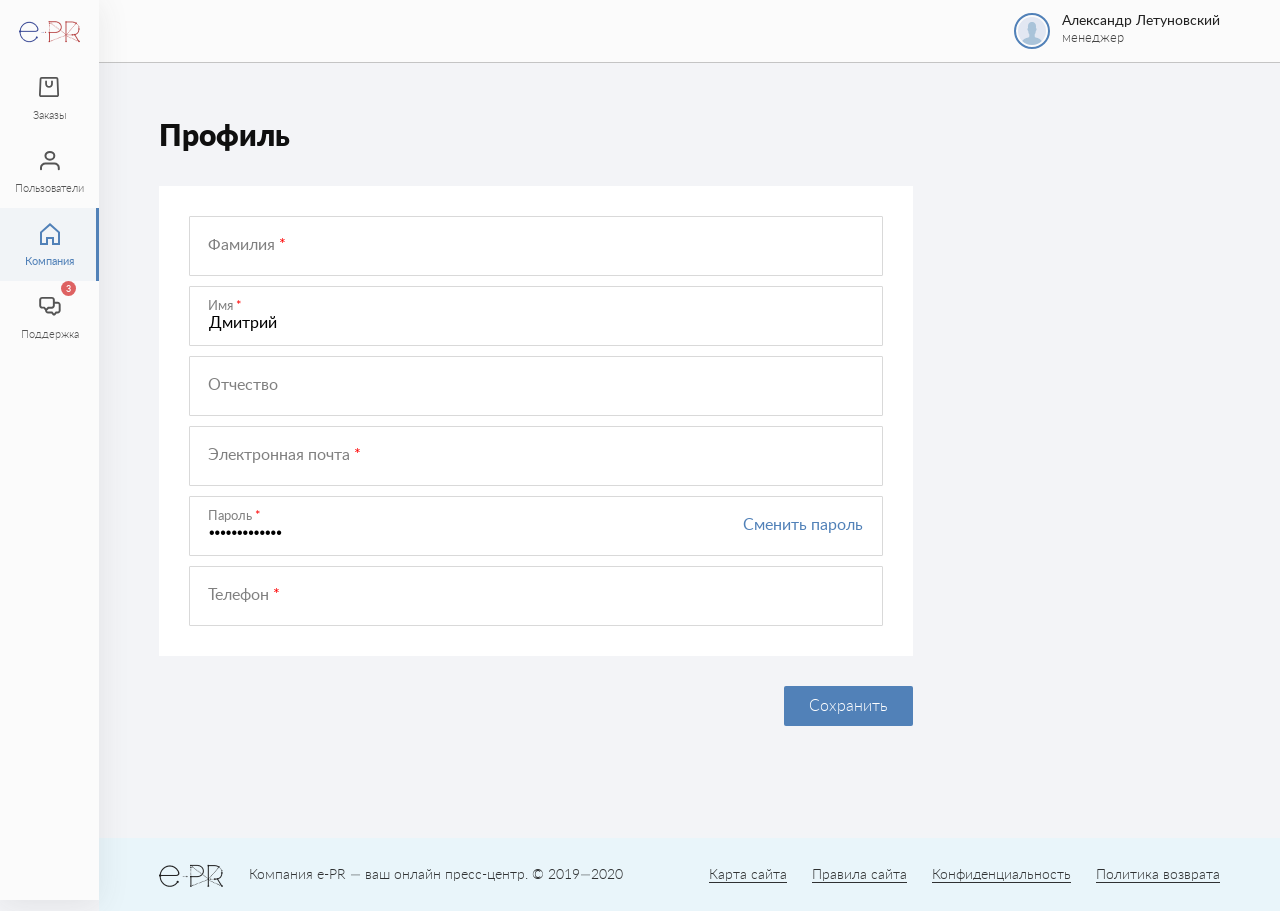
<file: e-pr-02-profile.html>
<!DOCTYPE html>
<html lang="ru">
    <head>
        <meta charset="utf-8" />
        <title>e-PR</title>

        <link rel="stylesheet" href="css/styles.css" />
        <link rel="stylesheet" href="js/slick/slick.css" />
        <link rel="stylesheet" href="js/select2/select2.css" />
        <link rel="stylesheet" href="js/mcustomscrollbar/jquery.mCustomScrollbar.css" />
        <link rel="stylesheet" href="js/air-datepicker/datepicker.css" />

        <meta name="viewport" content="width=device-width" />
    </head>

    <body>

        <!-- wrapper -->
        <div class="wrapper">
            <div class="wrapper-inner">

                <!-- side -->
                <div class="side">
                    <div class="side-inner">
                        <div class="side-logo"><img src="images/logo.png" alt="" /></div>
                        <a href="#" class="side-menu-close"><div class="side-menu-close-line-1"></div><div class="side-menu-close-line-2"></div></a>
                        <nav>
                            <ul>
                                <li><a href="#"><div class="nav-icon"><span><svg width="21" height="20" viewBox="0 0 21 20" fill="none" xmlns="http://www.w3.org/2000/svg"><path d="M20.0494 17.8672L19.3665 2.05415C19.3547 0.915491 18.4198 0 17.2724 0H2.77672C1.62966 0 0.695087 0.915545 0.683284 2.05419L0.000834455 17.8708C0.000282638 17.8836 0 17.8978 0 17.9106C0 19.0619 0.939408 20 2.0941 20H17.9562C19.1109 20 20.0503 19.0601 20.0503 17.9088C20.0502 17.896 20.05 17.88 20.0494 17.8672ZM17.9562 18.2234H2.0941C1.92157 18.2234 1.78549 18.0901 1.77875 17.9228L2.46083 2.10917C2.46137 2.09635 2.46166 2.0888 2.46166 2.07604C2.46166 1.9052 2.60005 1.77658 2.77672 1.77658H17.2724C17.4494 1.77658 17.5882 1.90413 17.5882 2.07499C17.5882 2.08778 17.5884 2.09744 17.589 2.1102L18.2715 17.9244C18.2647 18.0916 18.1287 18.2234 17.9562 18.2234Z" /><path d="M12.9949 3.4541C12.5038 3.4541 12.0999 3.85222 12.0999 4.34335V7.03072C12.0999 8.16289 11.1737 9.08401 10.0334 9.08401C8.89368 9.08401 7.96799 8.16289 7.96799 7.03072V4.34335C7.96799 3.85222 7.5708 3.4541 7.0797 3.4541C6.58859 3.4541 6.19141 3.85222 6.19141 4.34335V7.03072C6.19141 9.14355 7.91975 10.8625 10.0401 10.8625C12.1611 10.8625 13.8899 9.14355 13.8899 7.03072V4.34335C13.8899 3.85222 13.486 3.4541 12.9949 3.4541Z" /></svg></span></div>Заказы</a></li>
                                <li><a href="#"><div class="nav-icon"><span><svg width="20" height="21" viewBox="0 0 20 21" fill="none" xmlns="http://www.w3.org/2000/svg" class="nav-icon-stroke"><path d="M18.7778 19.3437V17.4096C18.7778 16.3837 18.3095 15.3999 17.476 14.6744C16.6425 13.949 15.5121 13.5415 14.3333 13.5415H5.44444C4.2657 13.5415 3.13524 13.949 2.30175 14.6744C1.46825 15.3999 1 16.3837 1 17.4096V19.3437" stroke-width="2" stroke-linecap="round" stroke-linejoin="round"/><path d="M9.88878 9.67343C12.3434 9.67343 14.3332 7.94163 14.3332 5.80534C14.3332 3.66906 12.3434 1.93726 9.88878 1.93726C7.43418 1.93726 5.44434 3.66906 5.44434 5.80534C5.44434 7.94163 7.43418 9.67343 9.88878 9.67343Z" stroke-width="2" stroke-linecap="round" stroke-linejoin="round"/></svg></svg></span></div>Пользователи</a></li>
                                <li class="active"><a href="#"><div class="nav-icon"><span><svg width="20" height="22" viewBox="0 0 20 22" fill="none" xmlns="http://www.w3.org/2000/svg"><path d="M9.996 0L0 9V22H7.996V16H12V22H20V9L9.996 0ZM18.004 20H13.996V14H6V20H1.996V9.828L9.996 2.828L18.004 9.828V20Z" /></svg></span></div>Компания</a></li>
                                <li><a href="#"><div class="nav-icon"><span><svg width="22" height="20" viewBox="0 0 22 20" fill="none" xmlns="http://www.w3.org/2000/svg"><path d="M18.7436 5.78328H15.8174V3.83247C15.8174 3.05639 15.5091 2.31209 14.9604 1.76332C14.4116 1.21455 13.6673 0.90625 12.8912 0.90625H3.13716C2.36107 0.90625 1.61678 1.21455 1.06801 1.76332C0.519235 2.31209 0.210938 3.05639 0.210938 3.83247V9.6849C0.210938 10.461 0.519235 11.2053 1.06801 11.7541C1.61678 12.3028 2.36107 12.6111 3.13716 12.6111H4.64903L6.06337 14.1815V14.5327C6.06337 15.3088 6.37167 16.053 6.92044 16.6018C7.46921 17.1506 8.21351 17.4589 8.98959 17.4589H12.4523L13.9251 19.1268C14.0624 19.2825 14.2313 19.4072 14.4205 19.4926C14.6097 19.578 14.8149 19.6222 15.0225 19.6222C15.2301 19.6222 15.4353 19.578 15.6245 19.4926C15.8136 19.4072 15.9825 19.2825 16.1198 19.1268L17.5927 17.4589H18.7436C19.5197 17.4589 20.264 17.1506 20.8128 16.6018C21.3616 16.053 21.6699 15.3088 21.6699 14.5327V8.68023C21.6622 7.90924 21.3505 7.17244 20.8025 6.62998C20.2546 6.08752 19.5147 5.78324 18.7436 5.78328ZM3.13716 10.6603C2.87846 10.6603 2.63036 10.5575 2.44744 10.3746C2.26451 10.1917 2.16175 9.9436 2.16175 9.6849V3.83247C2.16175 3.57377 2.26451 3.32568 2.44744 3.14275C2.63036 2.95983 2.87846 2.85706 3.13716 2.85706H12.8912C13.1499 2.85706 13.398 2.95983 13.5809 3.14275C13.7639 3.32568 13.8666 3.57377 13.8666 3.83247V9.6849C13.8666 9.9436 13.7639 10.1917 13.5809 10.3746C13.398 10.5575 13.1499 10.6603 12.8912 10.6603H8.92131L7.22411 12.6111L5.5269 10.6603H3.13716ZM19.7191 14.5619C19.7191 14.8206 19.6163 15.0687 19.4334 15.2516C19.2504 15.4346 19.0023 15.5373 18.7436 15.5373H16.7246L15.0274 17.5662L13.3301 15.5373H8.98959C8.7309 15.5373 8.4828 15.4346 8.29987 15.2516C8.11695 15.0687 8.01418 14.8206 8.01418 14.5619C8.12602 14.4877 8.22767 14.3992 8.31656 14.2986L9.78942 12.6306H12.8912C13.6673 12.6306 14.4116 12.3223 14.9604 11.7736C15.5091 11.2248 15.8174 10.4805 15.8174 9.70441V7.7536H18.7436C19.0023 7.7536 19.2504 7.85636 19.4334 8.03929C19.6163 8.22221 19.7191 8.47031 19.7191 8.729V14.5619Z" /></svg><em>3</em></span></div>Поддержка</a></li>
                            </ul>
                        </nav>
                    </div>
                </div>
                <!-- side END -->

                <!-- container -->
                <div class="container">

                    <header>
                        <a href="#" class="side-menu-link"><div class="side-menu-link-line-1"></div><div class="side-menu-link-line-2"></div><div class="side-menu-link-line-3"></div></a>

                        <!-- header user -->
                        <div class="header-user">
                            <a href="#" class="header-user-link">
                                <div class="header-user-link-avatar"><img src="images/header-avatar.svg" alt="" /></div>
                                <div class="header-user-link-info">
                                    <div class="header-user-link-name">Александр Летуновский</div>
                                    <div class="header-user-link-company">менеджер</div>
                                </div>
                            </a>
                            <div class="header-user-menu">
                                <div class="header-user-menu-arrow"></div>
                                <div class="header-user-menu-inner">
                                    <div class="header-user-menu-name"><div class="header-user-menu-avatar"><img src="images/header-avatar.svg" alt="" /></div>Александр Летуновский</div>
                                    <div class="header-user-menu-company">менеджер</div>
                                    <div class="header-user-menu-list">
                                        <ul>
                                            <li><a href="#">Рабочий стол</a></li>
                                            <li><a href="#">Профиль</a></li>
                                            <li><a href="#" class="header-user-menu-list-support">Поддержка</a></li>
                                        </ul>
                                    </div>
                                    <div class="header-user-menu-logout">
                                        <a href="#">Выход</a>
                                    </div>
                                </div>
                                <a href="#" class="header-user-menu-close"></a>
                            </div>
                        </div>
                        <!-- header user END -->
                    </header>

                    <h1>Профиль</h1>

                    <div class="lk-form">
                        <form action="#" method="post">
                            <fieldset>
                                <div class="form-input"><span>Фамилия <em>*</em></span><input type="text" name="lastname" value="" class="required" /></div>
                                <div class="form-input"><span>Имя <em>*</em></span><input type="text" name="firstname" value="Дмитрий" class="required" /></div>
                                <div class="form-input"><span>Отчество</span><input type="text" name="firstname" value="" /></div>
                                <div class="form-input"><span>Электронная почта <em>*</em></span><input type="text" name="email" value="" class="required email" /></div>
                                <div class="form-input form-input-password"><span>Пароль <em>*</em></span><input type="password" name="password" value="*************" /><a href="#">Сменить пароль</a></div>
                                <div class="form-input"><span>Телефон <em>*</em></span><input type="text" name="phone" value="" class="required phoneRU" /></div>
                            </fieldset>

                            <div class="form-ctrl">
                                <div class="form-submit"><input type="submit" value="Сохранить" class="btn" /></div>
                            </div>
                        </form>
                    </div>

                </div>
                <!-- container END -->

            </div>
        </div>
        <!-- wrapper END -->

        <footer>
            <div class="container">
                <div class="footer-left">
                    <div class="footer-logo"><img src="images/footer-logo.png" alt="" /></div>
                    <div class="copyrights">Компания e-PR — ваш онлайн пресс-центр. <span>© 2019—2020</span></div>
                </div>
                <div class="footer-menu">
                    <ul>
                        <li><a href="#">Карта сайта</a></li>
                        <li><a href="#">Правила сайта</a></li>
                        <li><a href="#">Конфиденциальность</a></li>
                        <li><a href="#">Политика возврата</a></li>
                    </ul>
                </div>
            </div>
        </footer>

        <script>
            var pathTemplate = './';
        </script>
        <script src="js/fonts.js"></script>

        <script src="js/jquery-3.4.1.min.js"></script>
        <script src="js/slick/slick.min.js"></script>
        <script src="js/jquery.mask.min.js"></script>
        <script src="js/validation/jquery.validate.min.js"></script>
        <script src="js/validation/messages_ru.js"></script>
        <script src="js/select2/select2.min.js"></script>
        <script src="js/select2/ru.js"></script>
        <script src="js/mcustomscrollbar/jquery.mCustomScrollbar.concat.min.js"></script>
        <script src="js/air-datepicker/datepicker.min.js"></script>
        <script src="js/tools.js"></script>

    </body>
</html>
</file>
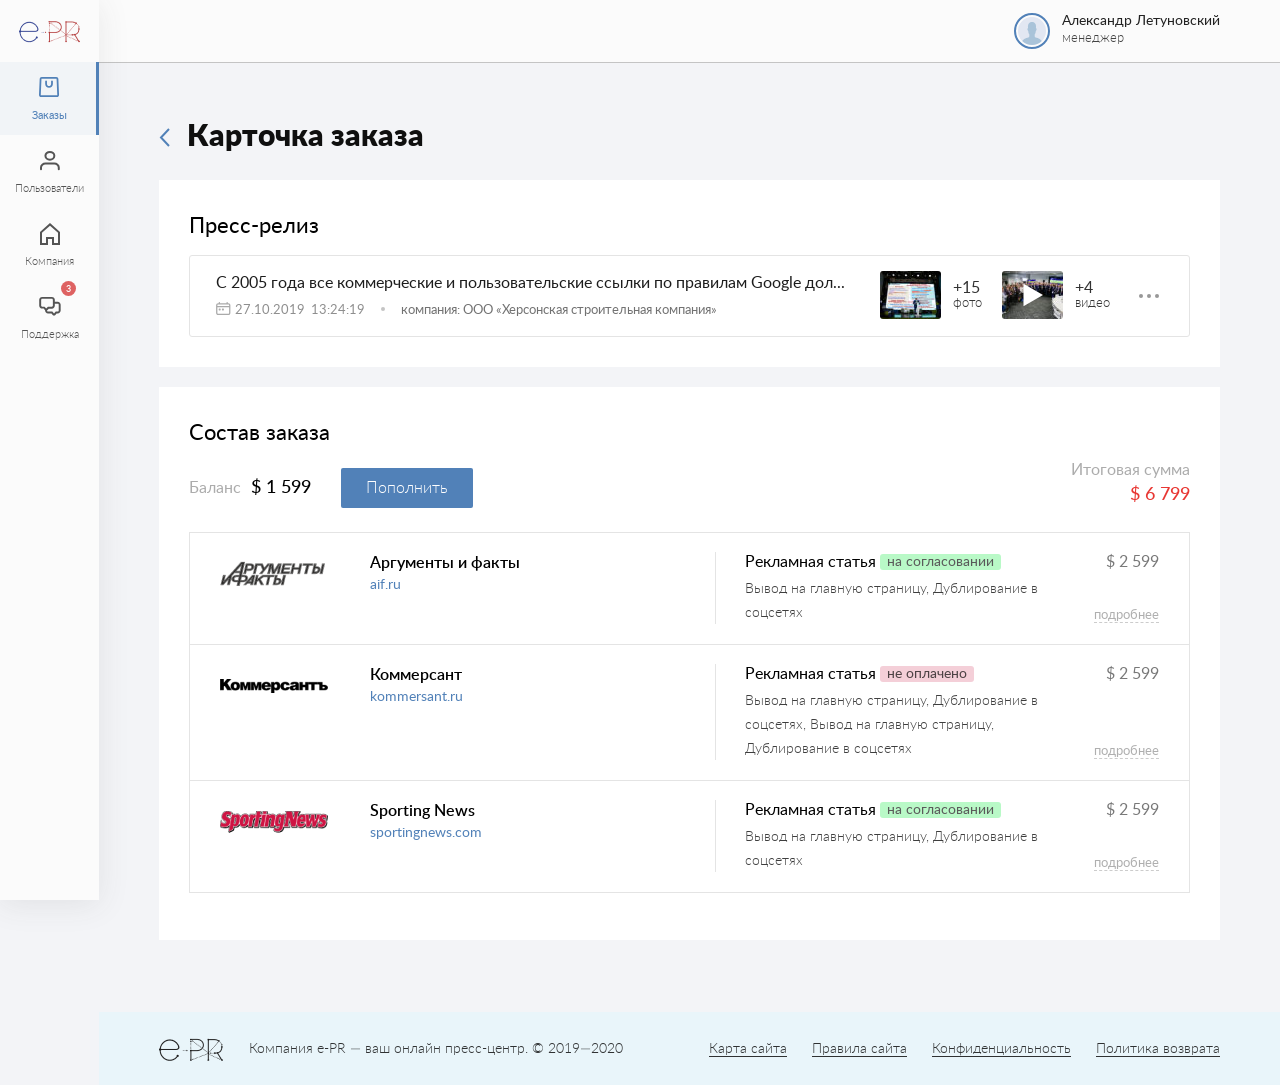
<file: e-pr-04-orders-card.html>
<!DOCTYPE html>
<html lang="ru">
    <head>
        <meta charset="utf-8" />
        <title>e-PR</title>

        <link rel="stylesheet" href="css/styles.css" />
        <link rel="stylesheet" href="js/slick/slick.css" />
        <link rel="stylesheet" href="js/select2/select2.css" />
        <link rel="stylesheet" href="js/mcustomscrollbar/jquery.mCustomScrollbar.css" />
        <link rel="stylesheet" href="js/air-datepicker/datepicker.css" />

        <meta name="viewport" content="width=device-width" />
    </head>

    <body>

        <!-- wrapper -->
        <div class="wrapper">
            <div class="wrapper-inner">

                <!-- side -->
                <div class="side">
                    <div class="side-inner">
                        <div class="side-logo"><img src="images/logo.png" alt="" /></div>
                        <a href="#" class="side-menu-close"><div class="side-menu-close-line-1"></div><div class="side-menu-close-line-2"></div></a>
                        <nav>
                            <ul>
                                <li class="active"><a href="#"><div class="nav-icon"><span><svg width="21" height="20" viewBox="0 0 21 20" fill="none" xmlns="http://www.w3.org/2000/svg"><path d="M20.0494 17.8672L19.3665 2.05415C19.3547 0.915491 18.4198 0 17.2724 0H2.77672C1.62966 0 0.695087 0.915545 0.683284 2.05419L0.000834455 17.8708C0.000282638 17.8836 0 17.8978 0 17.9106C0 19.0619 0.939408 20 2.0941 20H17.9562C19.1109 20 20.0503 19.0601 20.0503 17.9088C20.0502 17.896 20.05 17.88 20.0494 17.8672ZM17.9562 18.2234H2.0941C1.92157 18.2234 1.78549 18.0901 1.77875 17.9228L2.46083 2.10917C2.46137 2.09635 2.46166 2.0888 2.46166 2.07604C2.46166 1.9052 2.60005 1.77658 2.77672 1.77658H17.2724C17.4494 1.77658 17.5882 1.90413 17.5882 2.07499C17.5882 2.08778 17.5884 2.09744 17.589 2.1102L18.2715 17.9244C18.2647 18.0916 18.1287 18.2234 17.9562 18.2234Z" /><path d="M12.9949 3.4541C12.5038 3.4541 12.0999 3.85222 12.0999 4.34335V7.03072C12.0999 8.16289 11.1737 9.08401 10.0334 9.08401C8.89368 9.08401 7.96799 8.16289 7.96799 7.03072V4.34335C7.96799 3.85222 7.5708 3.4541 7.0797 3.4541C6.58859 3.4541 6.19141 3.85222 6.19141 4.34335V7.03072C6.19141 9.14355 7.91975 10.8625 10.0401 10.8625C12.1611 10.8625 13.8899 9.14355 13.8899 7.03072V4.34335C13.8899 3.85222 13.486 3.4541 12.9949 3.4541Z" /></svg></span></div>Заказы</a></li>
                                <li><a href="#"><div class="nav-icon"><span><svg width="20" height="21" viewBox="0 0 20 21" fill="none" xmlns="http://www.w3.org/2000/svg" class="nav-icon-stroke"><path d="M18.7778 19.3437V17.4096C18.7778 16.3837 18.3095 15.3999 17.476 14.6744C16.6425 13.949 15.5121 13.5415 14.3333 13.5415H5.44444C4.2657 13.5415 3.13524 13.949 2.30175 14.6744C1.46825 15.3999 1 16.3837 1 17.4096V19.3437" stroke-width="2" stroke-linecap="round" stroke-linejoin="round"/><path d="M9.88878 9.67343C12.3434 9.67343 14.3332 7.94163 14.3332 5.80534C14.3332 3.66906 12.3434 1.93726 9.88878 1.93726C7.43418 1.93726 5.44434 3.66906 5.44434 5.80534C5.44434 7.94163 7.43418 9.67343 9.88878 9.67343Z" stroke-width="2" stroke-linecap="round" stroke-linejoin="round"/></svg></svg></span></div>Пользователи</a></li>
                                <li><a href="#"><div class="nav-icon"><span><svg width="20" height="22" viewBox="0 0 20 22" fill="none" xmlns="http://www.w3.org/2000/svg"><path d="M9.996 0L0 9V22H7.996V16H12V22H20V9L9.996 0ZM18.004 20H13.996V14H6V20H1.996V9.828L9.996 2.828L18.004 9.828V20Z" /></svg></span></div>Компания</a></li>
                                <li><a href="#"><div class="nav-icon"><span><svg width="22" height="20" viewBox="0 0 22 20" fill="none" xmlns="http://www.w3.org/2000/svg"><path d="M18.7436 5.78328H15.8174V3.83247C15.8174 3.05639 15.5091 2.31209 14.9604 1.76332C14.4116 1.21455 13.6673 0.90625 12.8912 0.90625H3.13716C2.36107 0.90625 1.61678 1.21455 1.06801 1.76332C0.519235 2.31209 0.210938 3.05639 0.210938 3.83247V9.6849C0.210938 10.461 0.519235 11.2053 1.06801 11.7541C1.61678 12.3028 2.36107 12.6111 3.13716 12.6111H4.64903L6.06337 14.1815V14.5327C6.06337 15.3088 6.37167 16.053 6.92044 16.6018C7.46921 17.1506 8.21351 17.4589 8.98959 17.4589H12.4523L13.9251 19.1268C14.0624 19.2825 14.2313 19.4072 14.4205 19.4926C14.6097 19.578 14.8149 19.6222 15.0225 19.6222C15.2301 19.6222 15.4353 19.578 15.6245 19.4926C15.8136 19.4072 15.9825 19.2825 16.1198 19.1268L17.5927 17.4589H18.7436C19.5197 17.4589 20.264 17.1506 20.8128 16.6018C21.3616 16.053 21.6699 15.3088 21.6699 14.5327V8.68023C21.6622 7.90924 21.3505 7.17244 20.8025 6.62998C20.2546 6.08752 19.5147 5.78324 18.7436 5.78328ZM3.13716 10.6603C2.87846 10.6603 2.63036 10.5575 2.44744 10.3746C2.26451 10.1917 2.16175 9.9436 2.16175 9.6849V3.83247C2.16175 3.57377 2.26451 3.32568 2.44744 3.14275C2.63036 2.95983 2.87846 2.85706 3.13716 2.85706H12.8912C13.1499 2.85706 13.398 2.95983 13.5809 3.14275C13.7639 3.32568 13.8666 3.57377 13.8666 3.83247V9.6849C13.8666 9.9436 13.7639 10.1917 13.5809 10.3746C13.398 10.5575 13.1499 10.6603 12.8912 10.6603H8.92131L7.22411 12.6111L5.5269 10.6603H3.13716ZM19.7191 14.5619C19.7191 14.8206 19.6163 15.0687 19.4334 15.2516C19.2504 15.4346 19.0023 15.5373 18.7436 15.5373H16.7246L15.0274 17.5662L13.3301 15.5373H8.98959C8.7309 15.5373 8.4828 15.4346 8.29987 15.2516C8.11695 15.0687 8.01418 14.8206 8.01418 14.5619C8.12602 14.4877 8.22767 14.3992 8.31656 14.2986L9.78942 12.6306H12.8912C13.6673 12.6306 14.4116 12.3223 14.9604 11.7736C15.5091 11.2248 15.8174 10.4805 15.8174 9.70441V7.7536H18.7436C19.0023 7.7536 19.2504 7.85636 19.4334 8.03929C19.6163 8.22221 19.7191 8.47031 19.7191 8.729V14.5619Z" /></svg><em>3</em></span></div>Поддержка</a></li>
                            </ul>
                        </nav>
                    </div>
                </div>
                <!-- side END -->

                <!-- container -->
                <div class="container">

                    <header>
                        <a href="#" class="side-menu-link"><div class="side-menu-link-line-1"></div><div class="side-menu-link-line-2"></div><div class="side-menu-link-line-3"></div></a>

                        <!-- header user -->
                        <div class="header-user">
                            <a href="#" class="header-user-link">
                                <div class="header-user-link-avatar"><img src="images/header-avatar.svg" alt="" /></div>
                                <div class="header-user-link-info">
                                    <div class="header-user-link-name">Александр Летуновский</div>
                                    <div class="header-user-link-company">менеджер</div>
                                </div>
                            </a>
                            <div class="header-user-menu">
                                <div class="header-user-menu-arrow"></div>
                                <div class="header-user-menu-inner">
                                    <div class="header-user-menu-name"><div class="header-user-menu-avatar"><img src="images/header-avatar.svg" alt="" /></div>Александр Летуновский</div>
                                    <div class="header-user-menu-company">менеджер</div>
                                    <div class="header-user-menu-list">
                                        <ul>
                                            <li><a href="#">Рабочий стол</a></li>
                                            <li><a href="#">Профиль</a></li>
                                            <li><a href="#" class="header-user-menu-list-support">Поддержка</a></li>
                                        </ul>
                                    </div>
                                    <div class="header-user-menu-logout">
                                        <a href="#">Выход</a>
                                    </div>
                                </div>
                                <a href="#" class="header-user-menu-close"></a>
                            </div>
                        </div>
                        <!-- header user END -->
                    </header>

                    <h1><a href="#" class="back-link">Заказы<svg width="11" height="19" viewBox="0 0 11 19" fill="none" xmlns="http://www.w3.org/2000/svg"><path d="M10 1L2 9.5L10 18" stroke-width="2"/></svg></a> Карточка заказа</h1>

                    <!-- order card press -->
                    <div class="order-card-press">
                        <div class="order-card-press-title">Пресс-релиз</div>
                        <!-- press item -->
                        <div class="press-item">
                            <div class="press-item-inner">
                                <div class="press-item-content">
                                    <div class="press-item-title"><a href="#">C 2005 года все коммерческие и пользовательские ссылки по правилам Google должны быть отмечены тегом rel=“nofollow”. Этим же тегом можно размечать и другие ссылки на свое усмотрение, если не хочется делиться «ссылочным соком» с другим сайтом.</a></div>
                                    <div class="press-item-info">
                                        <div class="press-item-date">27.10.2019 &nbsp;13:24:19<span class="press-item-hint">дата создания</span></div>
                                        <div class="press-item-order-smi">компания: ООО «Херсонская строительная компания»</div>
                                    </div>
                                </div>

                                <div class="press-item-media">
                                    <div class="press-item-media-preview" style="background-image:url(files/press-item-3.jpg)"></div>
                                    <div class="press-item-media-count">
                                        <div class="press-item-media-count-value">+15</div>
                                        <div class="press-item-media-count-unit">фото</div>
                                    </div>
                                </div>

                                <div class="press-item-media">
                                    <div class="press-item-media-preview press-item-media-preview-video" style="background-image:url(files/press-item-4.jpg)"></div>
                                    <div class="press-item-media-count">
                                        <div class="press-item-media-count-value">+4</div>
                                        <div class="press-item-media-count-unit">видео</div>
                                    </div>
                                </div>

                                <div class="press-item-menu">
                                    <div class="press-item-menu-container">
                                        <div class="press-item-menu-icon"></div>
                                        <div class="press-item-menu-list">
                                            <ul>
                                                <li><a href="#"><span><img src="images/press-item-menu-edit.svg" alt="" /></span>Редактировать</a></li>
                                                <li><a href="#"><span><img src="images/press-item-menu-down.svg" alt="" /></span>Выключить</a></li>
                                                <li><a href="#"><span><img src="images/press-item-menu-remove.svg" alt="" /></span>Удалить</a></li>
                                                <li><a href="#"><span><img src="images/press-item-menu-order.svg" alt="" /></span>Заказать публикацию</a></li>
                                            </ul>
                                        </div>
                                    </div>
                                </div>
                            </div>
                        </div>
                        <!-- press item END -->
                    </div>
                    <!-- order card press END -->

                    <!-- order card structure -->
                    <div class="order-card-structure">
                        <div class="order-card-structure-title">Состав заказа</div>

                        <div class="order-card-finance">
                            <div class="order-card-balance">
                                <div class="order-card-finance-title">Баланс</div>
                                <div class="order-card-finance-value">$ 1 599 <a href="#" class="btn">Пополнить</a></div>
                            </div>
                            <div class="order-card-summ">
                                <div class="order-card-finance-title">Итоговая сумма</div>
                                <div class="order-card-finance-value">$ 6 799</div>
                            </div>
                        </div>

                        <!-- order content -->
                        <div class="order-content">

                            <!-- order content item -->
                            <div class="order-content-item">
                                <div class="order-content-item-content">
                                    <div class="order-content-item-publishing">
                                        <div class="order-content-item-publishing-inner">
                                            <div class="order-content-item-publishing-logo"><div class="order-content-item-publishing-logo-inner"><img src="files/order-1.png" alt="" /></div></div>
                                            <div class="order-content-item-publishing-info">
                                                <div class="order-content-item-publishing-title">Аргументы и факты</div>
                                                <div class="order-content-item-publishing-url"><a href="http://aif.ru" target="_blank">aif.ru</a></div>
                                            </div>
                                        </div>
                                    </div>
                                    <div class="order-content-item-services">
                                        <div class="order-content-item-services-more"><a href="#"><span>подробнее</span><span>скрыть</span></a></div>
                                        <div class="order-content-item-service order-content-item-service-main">
                                            <div class="order-content-item-service-title">Рекламная статья <div class="order-content-item-status order-content-item-status-1">на согласовании</div></div>
                                            <div class="order-content-item-service-price">$ 2 599</div>
                                        </div>
                                        <div class="order-content-item-service">
                                            <div class="order-content-item-service-title">Вывод на главную страницу</div>
                                            <div class="order-content-item-service-price">$ 599</div>
                                        </div>
                                        <div class="order-content-item-service">
                                            <div class="order-content-item-service-title">Дублирование в соцсетях</div>
                                            <div class="order-content-item-service-price">$ 299</div>
                                        </div>
                                    </div>
                                </div>
                            </div>
                            <!-- order content item END -->

                            <!-- order content item -->
                            <div class="order-content-item">
                                <div class="order-content-item-content">
                                    <div class="order-content-item-publishing">
                                        <div class="order-content-item-publishing-inner">
                                            <div class="order-content-item-publishing-logo"><div class="order-content-item-publishing-logo-inner"><img src="files/order-2.png" alt="" /></div></div>
                                            <div class="order-content-item-publishing-info">
                                                <div class="order-content-item-publishing-title">Коммерсант</div>
                                                <div class="order-content-item-publishing-url"><a href="http://kommersant.ru" target="_blank">kommersant.ru</a></div>
                                            </div>
                                        </div>
                                    </div>
                                    <div class="order-content-item-services">
                                        <div class="order-content-item-services-more"><a href="#"><span>подробнее</span><span>скрыть</span></a></div>
                                        <div class="order-content-item-service order-content-item-service-main">
                                            <div class="order-content-item-service-title">Рекламная статья <div class="order-content-item-status order-content-item-status-2">не оплачено</div></div>
                                            <div class="order-content-item-service-price">$ 2 599</div>
                                        </div>
                                        <div class="order-content-item-service">
                                            <div class="order-content-item-service-title">Вывод на главную страницу</div>
                                            <div class="order-content-item-service-price">$ 599</div>
                                        </div>
                                        <div class="order-content-item-service">
                                            <div class="order-content-item-service-title">Дублирование в соцсетях</div>
                                            <div class="order-content-item-service-price">$ 299</div>
                                        </div>
                                        <div class="order-content-item-service">
                                            <div class="order-content-item-service-title">Вывод на главную страницу</div>
                                            <div class="order-content-item-service-price">$ 199</div>
                                        </div>
                                        <div class="order-content-item-service">
                                            <div class="order-content-item-service-title">Дублирование в соцсетях</div>
                                            <div class="order-content-item-service-price">$ 299</div>
                                        </div>
                                    </div>
                                </div>
                            </div>
                            <!-- order content item END -->

                            <!-- order content item -->
                            <div class="order-content-item">
                                <div class="order-content-item-content">
                                    <div class="order-content-item-publishing">
                                        <div class="order-content-item-publishing-inner">
                                            <div class="order-content-item-publishing-logo"><div class="order-content-item-publishing-logo-inner"><img src="files/order-3.png" alt="" /></div></div>
                                            <div class="order-content-item-publishing-info">
                                                <div class="order-content-item-publishing-title">Sporting News</div>
                                                <div class="order-content-item-publishing-url"><a href="http://sportingnews.com" target="_blank">sportingnews.com</a></div>
                                            </div>
                                        </div>
                                    </div>
                                    <div class="order-content-item-services">
                                        <div class="order-content-item-services-more"><a href="#"><span>подробнее</span><span>скрыть</span></a></div>
                                        <div class="order-content-item-service order-content-item-service-main">
                                            <div class="order-content-item-service-title">Рекламная статья <div class="order-content-item-status order-content-item-status-1">на согласовании</div></div>
                                            <div class="order-content-item-service-price">$ 2 599</div>
                                        </div>
                                        <div class="order-content-item-service">
                                            <div class="order-content-item-service-title">Вывод на главную страницу</div>
                                            <div class="order-content-item-service-price">$ 599</div>
                                        </div>
                                        <div class="order-content-item-service">
                                            <div class="order-content-item-service-title">Дублирование в соцсетях</div>
                                            <div class="order-content-item-service-price">$ 299</div>
                                        </div>
                                    </div>
                                </div>
                            </div>
                            <!-- order content item END -->

                        </div>
                        <!-- order content END -->

                    </div>
                    <!-- order card structure END -->

                </div>
                <!-- container END -->

            </div>
        </div>
        <!-- wrapper END -->

        <footer>
            <div class="container">
                <div class="footer-left">
                    <div class="footer-logo"><img src="images/footer-logo.png" alt="" /></div>
                    <div class="copyrights">Компания e-PR — ваш онлайн пресс-центр. <span>© 2019—2020</span></div>
                </div>
                <div class="footer-menu">
                    <ul>
                        <li><a href="#">Карта сайта</a></li>
                        <li><a href="#">Правила сайта</a></li>
                        <li><a href="#">Конфиденциальность</a></li>
                        <li><a href="#">Политика возврата</a></li>
                    </ul>
                </div>
            </div>
        </footer>

        <script>
            var pathTemplate = './';
        </script>
        <script src="js/fonts.js"></script>

        <script src="js/jquery-3.4.1.min.js"></script>
        <script src="js/slick/slick.min.js"></script>
        <script src="js/jquery.mask.min.js"></script>
        <script src="js/validation/jquery.validate.min.js"></script>
        <script src="js/validation/messages_ru.js"></script>
        <script src="js/select2/select2.min.js"></script>
        <script src="js/select2/ru.js"></script>
        <script src="js/mcustomscrollbar/jquery.mCustomScrollbar.concat.min.js"></script>
        <script src="js/air-datepicker/datepicker.min.js"></script>
        <script src="js/tools.js"></script>

    </body>
</html>
</file>
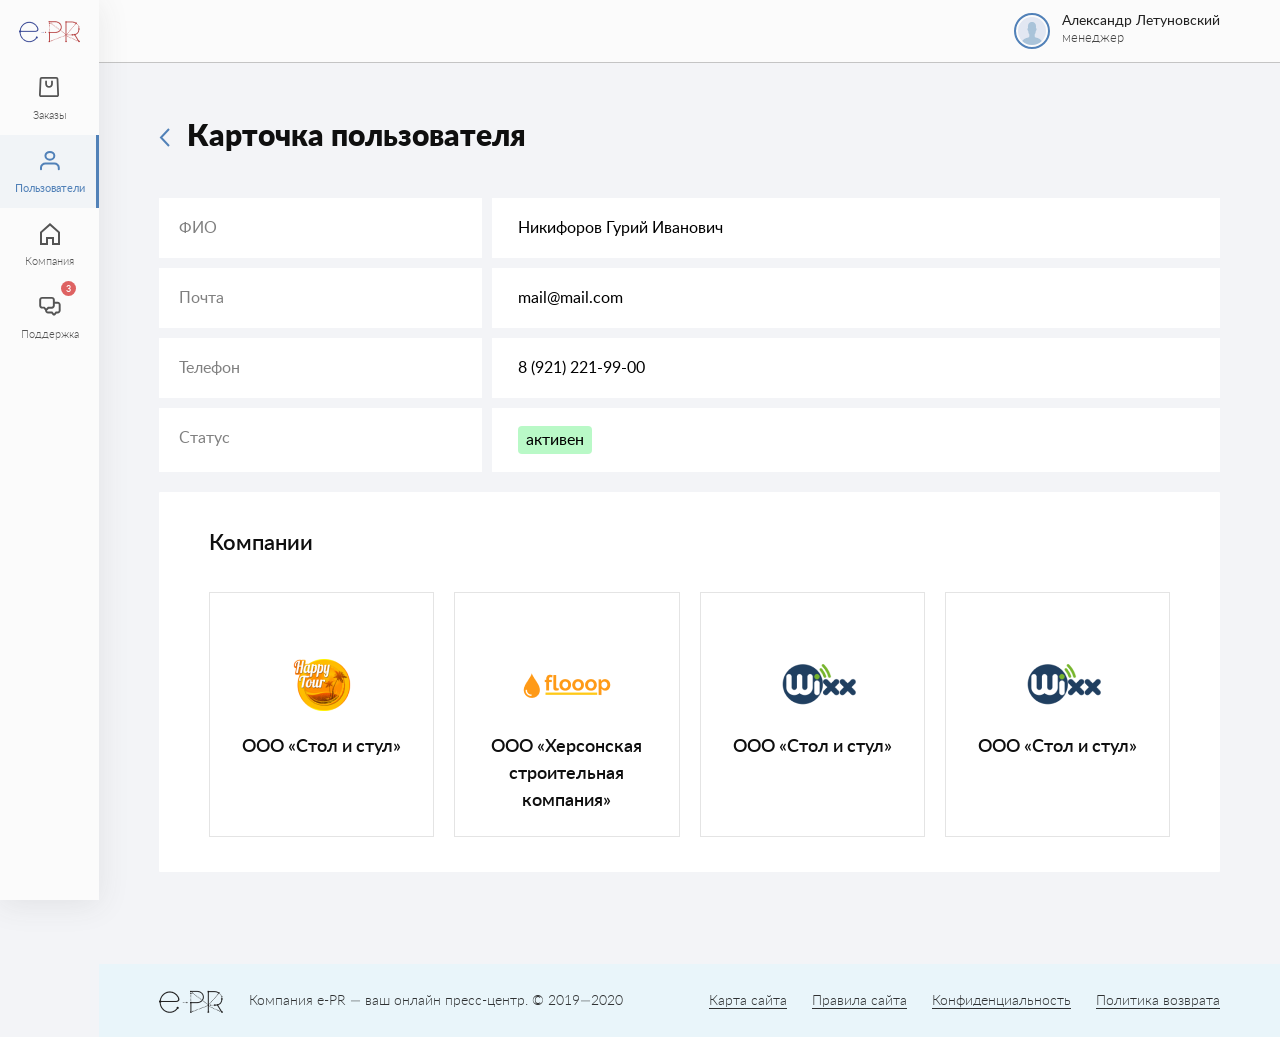
<file: e-pr-06-users-card.html>
<!DOCTYPE html>
<html lang="ru">
    <head>
        <meta charset="utf-8" />
        <title>e-PR</title>

        <link rel="stylesheet" href="css/styles.css" />
        <link rel="stylesheet" href="js/slick/slick.css" />
        <link rel="stylesheet" href="js/select2/select2.css" />
        <link rel="stylesheet" href="js/mcustomscrollbar/jquery.mCustomScrollbar.css" />
        <link rel="stylesheet" href="js/air-datepicker/datepicker.css" />

        <meta name="viewport" content="width=device-width" />
    </head>

    <body>

        <!-- wrapper -->
        <div class="wrapper">
            <div class="wrapper-inner">

                <!-- side -->
                <div class="side">
                    <div class="side-inner">
                        <div class="side-logo"><img src="images/logo.png" alt="" /></div>
                        <a href="#" class="side-menu-close"><div class="side-menu-close-line-1"></div><div class="side-menu-close-line-2"></div></a>
                        <nav>
                            <ul>
                                <li><a href="#"><div class="nav-icon"><span><svg width="21" height="20" viewBox="0 0 21 20" fill="none" xmlns="http://www.w3.org/2000/svg"><path d="M20.0494 17.8672L19.3665 2.05415C19.3547 0.915491 18.4198 0 17.2724 0H2.77672C1.62966 0 0.695087 0.915545 0.683284 2.05419L0.000834455 17.8708C0.000282638 17.8836 0 17.8978 0 17.9106C0 19.0619 0.939408 20 2.0941 20H17.9562C19.1109 20 20.0503 19.0601 20.0503 17.9088C20.0502 17.896 20.05 17.88 20.0494 17.8672ZM17.9562 18.2234H2.0941C1.92157 18.2234 1.78549 18.0901 1.77875 17.9228L2.46083 2.10917C2.46137 2.09635 2.46166 2.0888 2.46166 2.07604C2.46166 1.9052 2.60005 1.77658 2.77672 1.77658H17.2724C17.4494 1.77658 17.5882 1.90413 17.5882 2.07499C17.5882 2.08778 17.5884 2.09744 17.589 2.1102L18.2715 17.9244C18.2647 18.0916 18.1287 18.2234 17.9562 18.2234Z" /><path d="M12.9949 3.4541C12.5038 3.4541 12.0999 3.85222 12.0999 4.34335V7.03072C12.0999 8.16289 11.1737 9.08401 10.0334 9.08401C8.89368 9.08401 7.96799 8.16289 7.96799 7.03072V4.34335C7.96799 3.85222 7.5708 3.4541 7.0797 3.4541C6.58859 3.4541 6.19141 3.85222 6.19141 4.34335V7.03072C6.19141 9.14355 7.91975 10.8625 10.0401 10.8625C12.1611 10.8625 13.8899 9.14355 13.8899 7.03072V4.34335C13.8899 3.85222 13.486 3.4541 12.9949 3.4541Z" /></svg></span></div>Заказы</a></li>
                                <li class="active"><a href="#"><div class="nav-icon"><span><svg width="20" height="21" viewBox="0 0 20 21" fill="none" xmlns="http://www.w3.org/2000/svg" class="nav-icon-stroke"><path d="M18.7778 19.3437V17.4096C18.7778 16.3837 18.3095 15.3999 17.476 14.6744C16.6425 13.949 15.5121 13.5415 14.3333 13.5415H5.44444C4.2657 13.5415 3.13524 13.949 2.30175 14.6744C1.46825 15.3999 1 16.3837 1 17.4096V19.3437" stroke-width="2" stroke-linecap="round" stroke-linejoin="round"/><path d="M9.88878 9.67343C12.3434 9.67343 14.3332 7.94163 14.3332 5.80534C14.3332 3.66906 12.3434 1.93726 9.88878 1.93726C7.43418 1.93726 5.44434 3.66906 5.44434 5.80534C5.44434 7.94163 7.43418 9.67343 9.88878 9.67343Z" stroke-width="2" stroke-linecap="round" stroke-linejoin="round"/></svg></svg></span></div>Пользователи</a></li>
                                <li><a href="#"><div class="nav-icon"><span><svg width="20" height="22" viewBox="0 0 20 22" fill="none" xmlns="http://www.w3.org/2000/svg"><path d="M9.996 0L0 9V22H7.996V16H12V22H20V9L9.996 0ZM18.004 20H13.996V14H6V20H1.996V9.828L9.996 2.828L18.004 9.828V20Z" /></svg></span></div>Компания</a></li>
                                <li><a href="#"><div class="nav-icon"><span><svg width="22" height="20" viewBox="0 0 22 20" fill="none" xmlns="http://www.w3.org/2000/svg"><path d="M18.7436 5.78328H15.8174V3.83247C15.8174 3.05639 15.5091 2.31209 14.9604 1.76332C14.4116 1.21455 13.6673 0.90625 12.8912 0.90625H3.13716C2.36107 0.90625 1.61678 1.21455 1.06801 1.76332C0.519235 2.31209 0.210938 3.05639 0.210938 3.83247V9.6849C0.210938 10.461 0.519235 11.2053 1.06801 11.7541C1.61678 12.3028 2.36107 12.6111 3.13716 12.6111H4.64903L6.06337 14.1815V14.5327C6.06337 15.3088 6.37167 16.053 6.92044 16.6018C7.46921 17.1506 8.21351 17.4589 8.98959 17.4589H12.4523L13.9251 19.1268C14.0624 19.2825 14.2313 19.4072 14.4205 19.4926C14.6097 19.578 14.8149 19.6222 15.0225 19.6222C15.2301 19.6222 15.4353 19.578 15.6245 19.4926C15.8136 19.4072 15.9825 19.2825 16.1198 19.1268L17.5927 17.4589H18.7436C19.5197 17.4589 20.264 17.1506 20.8128 16.6018C21.3616 16.053 21.6699 15.3088 21.6699 14.5327V8.68023C21.6622 7.90924 21.3505 7.17244 20.8025 6.62998C20.2546 6.08752 19.5147 5.78324 18.7436 5.78328ZM3.13716 10.6603C2.87846 10.6603 2.63036 10.5575 2.44744 10.3746C2.26451 10.1917 2.16175 9.9436 2.16175 9.6849V3.83247C2.16175 3.57377 2.26451 3.32568 2.44744 3.14275C2.63036 2.95983 2.87846 2.85706 3.13716 2.85706H12.8912C13.1499 2.85706 13.398 2.95983 13.5809 3.14275C13.7639 3.32568 13.8666 3.57377 13.8666 3.83247V9.6849C13.8666 9.9436 13.7639 10.1917 13.5809 10.3746C13.398 10.5575 13.1499 10.6603 12.8912 10.6603H8.92131L7.22411 12.6111L5.5269 10.6603H3.13716ZM19.7191 14.5619C19.7191 14.8206 19.6163 15.0687 19.4334 15.2516C19.2504 15.4346 19.0023 15.5373 18.7436 15.5373H16.7246L15.0274 17.5662L13.3301 15.5373H8.98959C8.7309 15.5373 8.4828 15.4346 8.29987 15.2516C8.11695 15.0687 8.01418 14.8206 8.01418 14.5619C8.12602 14.4877 8.22767 14.3992 8.31656 14.2986L9.78942 12.6306H12.8912C13.6673 12.6306 14.4116 12.3223 14.9604 11.7736C15.5091 11.2248 15.8174 10.4805 15.8174 9.70441V7.7536H18.7436C19.0023 7.7536 19.2504 7.85636 19.4334 8.03929C19.6163 8.22221 19.7191 8.47031 19.7191 8.729V14.5619Z" /></svg><em>3</em></span></div>Поддержка</a></li>
                            </ul>
                        </nav>
                    </div>
                </div>
                <!-- side END -->

                <!-- container -->
                <div class="container">

                    <header>
                        <a href="#" class="side-menu-link"><div class="side-menu-link-line-1"></div><div class="side-menu-link-line-2"></div><div class="side-menu-link-line-3"></div></a>

                        <!-- header user -->
                        <div class="header-user">
                            <a href="#" class="header-user-link">
                                <div class="header-user-link-avatar"><img src="images/header-avatar.svg" alt="" /></div>
                                <div class="header-user-link-info">
                                    <div class="header-user-link-name">Александр Летуновский</div>
                                    <div class="header-user-link-company">менеджер</div>
                                </div>
                            </a>
                            <div class="header-user-menu">
                                <div class="header-user-menu-arrow"></div>
                                <div class="header-user-menu-inner">
                                    <div class="header-user-menu-name"><div class="header-user-menu-avatar"><img src="images/header-avatar.svg" alt="" /></div>Александр Летуновский</div>
                                    <div class="header-user-menu-company">менеджер</div>
                                    <div class="header-user-menu-list">
                                        <ul>
                                            <li><a href="#">Рабочий стол</a></li>
                                            <li><a href="#">Профиль</a></li>
                                            <li><a href="#" class="header-user-menu-list-support">Поддержка</a></li>
                                        </ul>
                                    </div>
                                    <div class="header-user-menu-logout">
                                        <a href="#">Выход</a>
                                    </div>
                                </div>
                                <a href="#" class="header-user-menu-close"></a>
                            </div>
                        </div>
                        <!-- header user END -->
                    </header>

                    <h1><a href="#" class="back-link">Пользователи<svg width="11" height="19" viewBox="0 0 11 19" fill="none" xmlns="http://www.w3.org/2000/svg"><path d="M10 1L2 9.5L10 18" stroke-width="2"/></svg></a> Карточка пользователя</h1>

                    <!-- press details -->
                    <div class="press-details">

                        <div class="press-details-item">
                            <div class="press-details-item-title">ФИО</div>
                            <div class="press-details-item-value">Никифоров Гурий Иванович</div>
                        </div>

                        <div class="press-details-item">
                            <div class="press-details-item-title">Почта</div>
                            <div class="press-details-item-value">mail@mail.com</div>
                        </div>

                        <div class="press-details-item">
                            <div class="press-details-item-title">Телефон</div>
                            <div class="press-details-item-value">8 (921) 221-99-00</div>
                        </div>

                        <div class="press-details-item">
                            <div class="press-details-item-title">Статус</div>
                            <div class="press-details-item-value"><div class="press-details-item-status press-details-item-status-1">активен</div></div>
                        </div>

                    </div>
                    <!-- press details END -->

                    <!-- block -->
                    <div class="block">
                        <h2>Компании</h2>

                        <!-- dashboard -->
                        <div class="dashboard">

                            <div class="dashboard-item">
                                <a href="#">
                                    <div class="dashboard-item-logo"><img src="files/dashboard-1.png" alt="" /></div>
                                    <div class="dashboard-item-title">ООО «Стол и стул»</div>
                                </a>
                            </div>

                            <div class="dashboard-item">
                                <a href="#">
                                    <div class="dashboard-item-logo"><img src="files/dashboard-2.png" alt="" /></div>
                                    <div class="dashboard-item-title">ООО «Херсонская строительная компания»</div>
                                </a>
                            </div>

                            <div class="dashboard-item">
                                <a href="#">
                                    <div class="dashboard-item-logo"><img src="files/dashboard-3.png" alt="" /></div>
                                    <div class="dashboard-item-title">ООО «Стол и стул»</div>
                                </a>
                            </div>

                            <div class="dashboard-item">
                                <a href="#">
                                    <div class="dashboard-item-logo"><img src="files/dashboard-3.png" alt="" /></div>
                                    <div class="dashboard-item-title">ООО «Стол и стул»</div>
                                </a>
                            </div>

                        </div>
                        <!-- dashboard END -->

                    </div>
                    <!-- block END -->

                </div>
                <!-- container END -->

            </div>
        </div>
        <!-- wrapper END -->

        <footer>
            <div class="container">
                <div class="footer-left">
                    <div class="footer-logo"><img src="images/footer-logo.png" alt="" /></div>
                    <div class="copyrights">Компания e-PR — ваш онлайн пресс-центр. <span>© 2019—2020</span></div>
                </div>
                <div class="footer-menu">
                    <ul>
                        <li><a href="#">Карта сайта</a></li>
                        <li><a href="#">Правила сайта</a></li>
                        <li><a href="#">Конфиденциальность</a></li>
                        <li><a href="#">Политика возврата</a></li>
                    </ul>
                </div>
            </div>
        </footer>

        <script>
            var pathTemplate = './';
        </script>
        <script src="js/fonts.js"></script>

        <script src="js/jquery-3.4.1.min.js"></script>
        <script src="js/slick/slick.min.js"></script>
        <script src="js/jquery.mask.min.js"></script>
        <script src="js/validation/jquery.validate.min.js"></script>
        <script src="js/validation/messages_ru.js"></script>
        <script src="js/select2/select2.min.js"></script>
        <script src="js/select2/ru.js"></script>
        <script src="js/mcustomscrollbar/jquery.mCustomScrollbar.concat.min.js"></script>
        <script src="js/air-datepicker/datepicker.min.js"></script>
        <script src="js/tools.js"></script>

    </body>
</html>
</file>
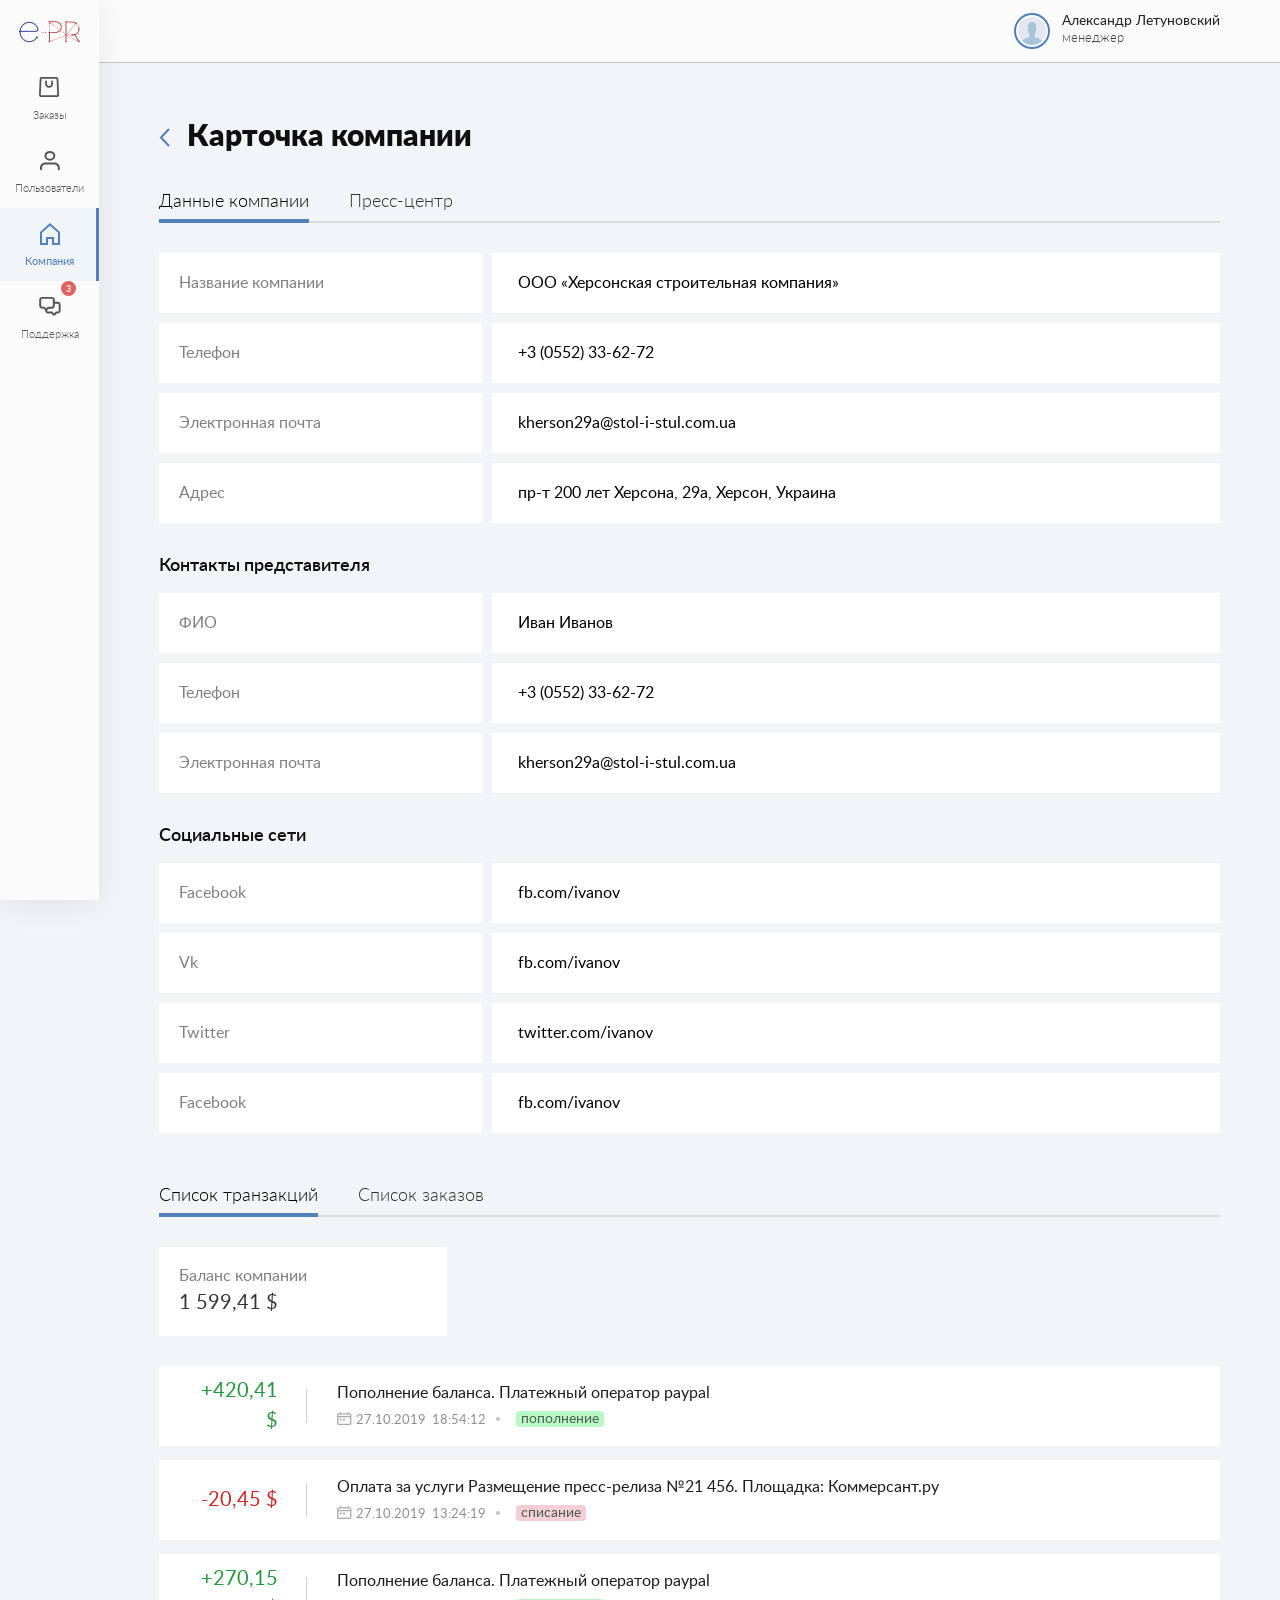
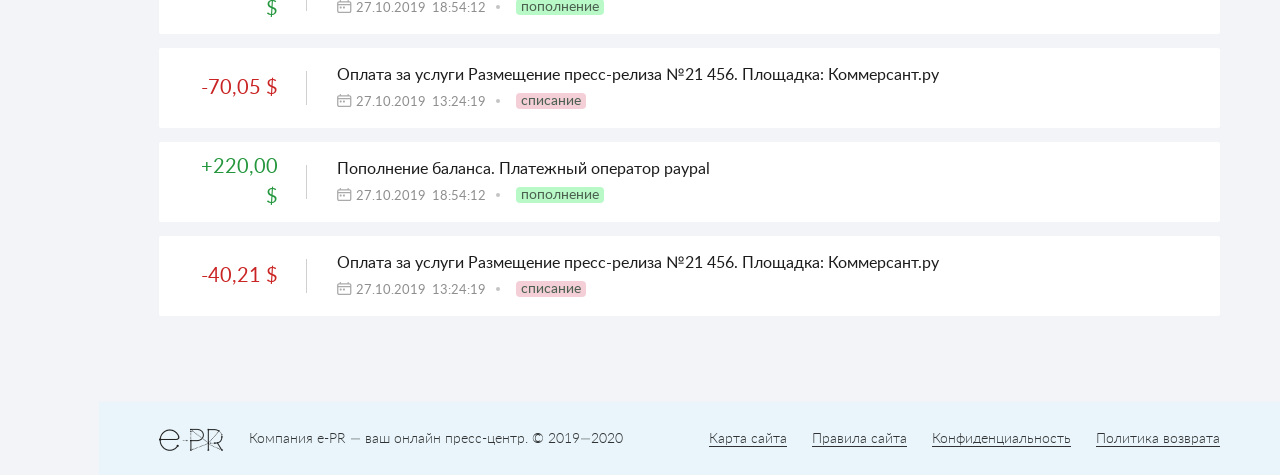
<file: e-pr-08-companies-card.html>
<!DOCTYPE html>
<html lang="ru">
    <head>
        <meta charset="utf-8" />
        <title>e-PR</title>

        <link rel="stylesheet" href="css/styles.css" />
        <link rel="stylesheet" href="js/slick/slick.css" />
        <link rel="stylesheet" href="js/select2/select2.css" />
        <link rel="stylesheet" href="js/mcustomscrollbar/jquery.mCustomScrollbar.css" />
        <link rel="stylesheet" href="js/air-datepicker/datepicker.css" />

        <meta name="viewport" content="width=device-width" />
    </head>

    <body>

        <!-- wrapper -->
        <div class="wrapper">
            <div class="wrapper-inner">

                <!-- side -->
                <div class="side">
                    <div class="side-inner">
                        <div class="side-logo"><img src="images/logo.png" alt="" /></div>
                        <a href="#" class="side-menu-close"><div class="side-menu-close-line-1"></div><div class="side-menu-close-line-2"></div></a>
                        <nav>
                            <ul>
                                <li><a href="#"><div class="nav-icon"><span><svg width="21" height="20" viewBox="0 0 21 20" fill="none" xmlns="http://www.w3.org/2000/svg"><path d="M20.0494 17.8672L19.3665 2.05415C19.3547 0.915491 18.4198 0 17.2724 0H2.77672C1.62966 0 0.695087 0.915545 0.683284 2.05419L0.000834455 17.8708C0.000282638 17.8836 0 17.8978 0 17.9106C0 19.0619 0.939408 20 2.0941 20H17.9562C19.1109 20 20.0503 19.0601 20.0503 17.9088C20.0502 17.896 20.05 17.88 20.0494 17.8672ZM17.9562 18.2234H2.0941C1.92157 18.2234 1.78549 18.0901 1.77875 17.9228L2.46083 2.10917C2.46137 2.09635 2.46166 2.0888 2.46166 2.07604C2.46166 1.9052 2.60005 1.77658 2.77672 1.77658H17.2724C17.4494 1.77658 17.5882 1.90413 17.5882 2.07499C17.5882 2.08778 17.5884 2.09744 17.589 2.1102L18.2715 17.9244C18.2647 18.0916 18.1287 18.2234 17.9562 18.2234Z" /><path d="M12.9949 3.4541C12.5038 3.4541 12.0999 3.85222 12.0999 4.34335V7.03072C12.0999 8.16289 11.1737 9.08401 10.0334 9.08401C8.89368 9.08401 7.96799 8.16289 7.96799 7.03072V4.34335C7.96799 3.85222 7.5708 3.4541 7.0797 3.4541C6.58859 3.4541 6.19141 3.85222 6.19141 4.34335V7.03072C6.19141 9.14355 7.91975 10.8625 10.0401 10.8625C12.1611 10.8625 13.8899 9.14355 13.8899 7.03072V4.34335C13.8899 3.85222 13.486 3.4541 12.9949 3.4541Z" /></svg></span></div>Заказы</a></li>
                                <li><a href="#"><div class="nav-icon"><span><svg width="20" height="21" viewBox="0 0 20 21" fill="none" xmlns="http://www.w3.org/2000/svg" class="nav-icon-stroke"><path d="M18.7778 19.3437V17.4096C18.7778 16.3837 18.3095 15.3999 17.476 14.6744C16.6425 13.949 15.5121 13.5415 14.3333 13.5415H5.44444C4.2657 13.5415 3.13524 13.949 2.30175 14.6744C1.46825 15.3999 1 16.3837 1 17.4096V19.3437" stroke-width="2" stroke-linecap="round" stroke-linejoin="round"/><path d="M9.88878 9.67343C12.3434 9.67343 14.3332 7.94163 14.3332 5.80534C14.3332 3.66906 12.3434 1.93726 9.88878 1.93726C7.43418 1.93726 5.44434 3.66906 5.44434 5.80534C5.44434 7.94163 7.43418 9.67343 9.88878 9.67343Z" stroke-width="2" stroke-linecap="round" stroke-linejoin="round"/></svg></svg></span></div>Пользователи</a></li>
                                <li class="active"><a href="#"><div class="nav-icon"><span><svg width="20" height="22" viewBox="0 0 20 22" fill="none" xmlns="http://www.w3.org/2000/svg"><path d="M9.996 0L0 9V22H7.996V16H12V22H20V9L9.996 0ZM18.004 20H13.996V14H6V20H1.996V9.828L9.996 2.828L18.004 9.828V20Z" /></svg></span></div>Компания</a></li>
                                <li><a href="#"><div class="nav-icon"><span><svg width="22" height="20" viewBox="0 0 22 20" fill="none" xmlns="http://www.w3.org/2000/svg"><path d="M18.7436 5.78328H15.8174V3.83247C15.8174 3.05639 15.5091 2.31209 14.9604 1.76332C14.4116 1.21455 13.6673 0.90625 12.8912 0.90625H3.13716C2.36107 0.90625 1.61678 1.21455 1.06801 1.76332C0.519235 2.31209 0.210938 3.05639 0.210938 3.83247V9.6849C0.210938 10.461 0.519235 11.2053 1.06801 11.7541C1.61678 12.3028 2.36107 12.6111 3.13716 12.6111H4.64903L6.06337 14.1815V14.5327C6.06337 15.3088 6.37167 16.053 6.92044 16.6018C7.46921 17.1506 8.21351 17.4589 8.98959 17.4589H12.4523L13.9251 19.1268C14.0624 19.2825 14.2313 19.4072 14.4205 19.4926C14.6097 19.578 14.8149 19.6222 15.0225 19.6222C15.2301 19.6222 15.4353 19.578 15.6245 19.4926C15.8136 19.4072 15.9825 19.2825 16.1198 19.1268L17.5927 17.4589H18.7436C19.5197 17.4589 20.264 17.1506 20.8128 16.6018C21.3616 16.053 21.6699 15.3088 21.6699 14.5327V8.68023C21.6622 7.90924 21.3505 7.17244 20.8025 6.62998C20.2546 6.08752 19.5147 5.78324 18.7436 5.78328ZM3.13716 10.6603C2.87846 10.6603 2.63036 10.5575 2.44744 10.3746C2.26451 10.1917 2.16175 9.9436 2.16175 9.6849V3.83247C2.16175 3.57377 2.26451 3.32568 2.44744 3.14275C2.63036 2.95983 2.87846 2.85706 3.13716 2.85706H12.8912C13.1499 2.85706 13.398 2.95983 13.5809 3.14275C13.7639 3.32568 13.8666 3.57377 13.8666 3.83247V9.6849C13.8666 9.9436 13.7639 10.1917 13.5809 10.3746C13.398 10.5575 13.1499 10.6603 12.8912 10.6603H8.92131L7.22411 12.6111L5.5269 10.6603H3.13716ZM19.7191 14.5619C19.7191 14.8206 19.6163 15.0687 19.4334 15.2516C19.2504 15.4346 19.0023 15.5373 18.7436 15.5373H16.7246L15.0274 17.5662L13.3301 15.5373H8.98959C8.7309 15.5373 8.4828 15.4346 8.29987 15.2516C8.11695 15.0687 8.01418 14.8206 8.01418 14.5619C8.12602 14.4877 8.22767 14.3992 8.31656 14.2986L9.78942 12.6306H12.8912C13.6673 12.6306 14.4116 12.3223 14.9604 11.7736C15.5091 11.2248 15.8174 10.4805 15.8174 9.70441V7.7536H18.7436C19.0023 7.7536 19.2504 7.85636 19.4334 8.03929C19.6163 8.22221 19.7191 8.47031 19.7191 8.729V14.5619Z" /></svg><em>3</em></span></div>Поддержка</a></li>
                            </ul>
                        </nav>
                    </div>
                </div>
                <!-- side END -->

                <!-- container -->
                <div class="container">

                    <header>
                        <a href="#" class="side-menu-link"><div class="side-menu-link-line-1"></div><div class="side-menu-link-line-2"></div><div class="side-menu-link-line-3"></div></a>

                        <!-- header user -->
                        <div class="header-user">
                            <a href="#" class="header-user-link">
                                <div class="header-user-link-avatar"><img src="images/header-avatar.svg" alt="" /></div>
                                <div class="header-user-link-info">
                                    <div class="header-user-link-name">Александр Летуновский</div>
                                    <div class="header-user-link-company">менеджер</div>
                                </div>
                            </a>
                            <div class="header-user-menu">
                                <div class="header-user-menu-arrow"></div>
                                <div class="header-user-menu-inner">
                                    <div class="header-user-menu-name"><div class="header-user-menu-avatar"><img src="images/header-avatar.svg" alt="" /></div>Александр Летуновский</div>
                                    <div class="header-user-menu-company">менеджер</div>
                                    <div class="header-user-menu-list">
                                        <ul>
                                            <li><a href="#">Рабочий стол</a></li>
                                            <li><a href="#">Профиль</a></li>
                                            <li><a href="#" class="header-user-menu-list-support">Поддержка</a></li>
                                        </ul>
                                    </div>
                                    <div class="header-user-menu-logout">
                                        <a href="#">Выход</a>
                                    </div>
                                </div>
                                <a href="#" class="header-user-menu-close"></a>
                            </div>
                        </div>
                        <!-- header user END -->
                    </header>

                    <h1><a href="#" class="back-link">Компании<svg width="11" height="19" viewBox="0 0 11 19" fill="none" xmlns="http://www.w3.org/2000/svg"><path d="M10 1L2 9.5L10 18" stroke-width="2"/></svg></a> Карточка компании</h1>

                    <!-- tabs -->
                    <div class="tabs">

                        <div class="tabs-menu">
                            <ul>
                                <li class="active"><a href="#">Данные компании</a></li>
                                <li><a href="#">Пресс-центр</a></li>
                            </ul>
                        </div>

                        <!-- tabs container -->
                        <div class="tabs-container">

                            <!-- tabs content -->
                            <div class="tabs-content active">

                                <!-- press details -->
                                <div class="press-details">

                                    <div class="press-details-item">
                                        <div class="press-details-item-title">Название компании</div>
                                        <div class="press-details-item-value">ООО «Херсонская строительная компания»</div>
                                    </div>

                                    <div class="press-details-item">
                                        <div class="press-details-item-title">Телефон</div>
                                        <div class="press-details-item-value">+3 (0552) 33-62-72</div>
                                    </div>

                                    <div class="press-details-item">
                                        <div class="press-details-item-title">Электронная почта</div>
                                        <div class="press-details-item-value">kherson29a@stol-i-stul.com.ua</div>
                                    </div>

                                    <div class="press-details-item">
                                        <div class="press-details-item-title">Адрес</div>
                                        <div class="press-details-item-value">пр-т 200 лет Херсона, 29а, Херсон, Украина</div>
                                    </div>

                                </div>
                                <!-- press details END -->

                                <h3>Контакты представителя</h3>

                                <!-- press details -->
                                <div class="press-details">

                                    <div class="press-details-item">
                                        <div class="press-details-item-title">ФИО</div>
                                        <div class="press-details-item-value">Иван Иванов</div>
                                    </div>

                                    <div class="press-details-item">
                                        <div class="press-details-item-title">Телефон</div>
                                        <div class="press-details-item-value">+3 (0552) 33-62-72</div>
                                    </div>

                                    <div class="press-details-item">
                                        <div class="press-details-item-title">Электронная почта</div>
                                        <div class="press-details-item-value">kherson29a@stol-i-stul.com.ua</div>
                                    </div>

                                </div>
                                <!-- press details END -->

                                <h3>Социальные сети</h3>

                                <!-- press details -->
                                <div class="press-details">

                                    <div class="press-details-item">
                                        <div class="press-details-item-title">Facebook</div>
                                        <div class="press-details-item-value">fb.com/ivanov</div>
                                    </div>

                                    <div class="press-details-item">
                                        <div class="press-details-item-title">Vk</div>
                                        <div class="press-details-item-value">fb.com/ivanov</div>
                                    </div>

                                    <div class="press-details-item">
                                        <div class="press-details-item-title">Twitter</div>
                                        <div class="press-details-item-value">twitter.com/ivanov</div>
                                    </div>

                                    <div class="press-details-item">
                                        <div class="press-details-item-title">Facebook</div>
                                        <div class="press-details-item-value">fb.com/ivanov</div>
                                    </div>

                                </div>
                                <!-- press details END -->

                                <!-- tabs -->
                                <div class="tabs">

                                    <div class="tabs-menu">
                                        <ul>
                                            <li class="active"><a href="#">Список транзакций</a></li>
                                            <li><a href="#">Список заказов</a></li>
                                        </ul>
                                    </div>

                                    <!-- tabs container -->
                                    <div class="tabs-container">

                                        <!-- tabs content -->
                                        <div class="tabs-content active">

                                            <div class="company-card-balance">
                                                <div class="company-card-balance-title">Баланс компании</div>
                                                <div class="company-card-balance-value">1 599,41 $</div>
                                            </div>

                                            <!-- press list -->
                                            <div class="press-list">

                                                <!-- press item -->
                                                <div class="press-item">
                                                    <div class="press-item-inner">
                                                        <div class="press-item-summ press-item-summ-up">+420,41 $</div>

                                                        <div class="press-item-content">
                                                            <div class="press-item-title"><a href="#">Пополнение баланса. Платежный оператор paypal</a></div>
                                                            <div class="press-item-info">
                                                                <div class="press-item-date">27.10.2019 &nbsp;18:54:12<span class="press-item-hint">дата создания</span></div>
                                                                <div class="press-item-status press-item-status-1">пополнение</div>
                                                            </div>
                                                        </div>
                                                    </div>
                                                </div>
                                                <!-- press item END -->

                                                <!-- press item -->
                                                <div class="press-item">
                                                    <div class="press-item-inner">
                                                        <div class="press-item-summ press-item-summ-down">-20,45 $</div>

                                                        <div class="press-item-content">
                                                            <div class="press-item-title"><a href="#">Оплата за услуги Размещение пресс-релиза №21 456. Площадка: Коммерсант.ру</a></div>
                                                            <div class="press-item-info">
                                                                <div class="press-item-date">27.10.2019 &nbsp;13:24:19<span class="press-item-hint">дата создания</span></div>
                                                                <div class="press-item-status press-item-status-2">списание</div>
                                                            </div>
                                                        </div>
                                                    </div>
                                                </div>
                                                <!-- press item END -->

                                                <!-- press item -->
                                                <div class="press-item">
                                                    <div class="press-item-inner">
                                                        <div class="press-item-summ press-item-summ-up">+270,15 $</div>

                                                        <div class="press-item-content">
                                                            <div class="press-item-title"><a href="#">Пополнение баланса. Платежный оператор paypal</a></div>
                                                            <div class="press-item-info">
                                                                <div class="press-item-date">27.10.2019 &nbsp;18:54:12<span class="press-item-hint">дата создания</span></div>
                                                                <div class="press-item-status press-item-status-1">пополнение</div>
                                                            </div>
                                                        </div>
                                                    </div>
                                                </div>
                                                <!-- press item END -->

                                                <!-- press item -->
                                                <div class="press-item">
                                                    <div class="press-item-inner">
                                                        <div class="press-item-summ press-item-summ-down">-70,05 $</div>

                                                        <div class="press-item-content">
                                                            <div class="press-item-title"><a href="#">Оплата за услуги Размещение пресс-релиза №21 456. Площадка: Коммерсант.ру</a></div>
                                                            <div class="press-item-info">
                                                                <div class="press-item-date">27.10.2019 &nbsp;13:24:19<span class="press-item-hint">дата создания</span></div>
                                                                <div class="press-item-status press-item-status-2">списание</div>
                                                            </div>
                                                        </div>
                                                    </div>
                                                </div>
                                                <!-- press item END -->

                                                <!-- press item -->
                                                <div class="press-item">
                                                    <div class="press-item-inner">
                                                        <div class="press-item-summ press-item-summ-up">+220,00 $</div>

                                                        <div class="press-item-content">
                                                            <div class="press-item-title"><a href="#">Пополнение баланса. Платежный оператор paypal</a></div>
                                                            <div class="press-item-info">
                                                                <div class="press-item-date">27.10.2019 &nbsp;18:54:12<span class="press-item-hint">дата создания</span></div>
                                                                <div class="press-item-status press-item-status-1">пополнение</div>
                                                            </div>
                                                        </div>
                                                    </div>
                                                </div>
                                                <!-- press item END -->

                                                <!-- press item -->
                                                <div class="press-item">
                                                    <div class="press-item-inner">
                                                        <div class="press-item-summ press-item-summ-down">-40,21 $</div>

                                                        <div class="press-item-content">
                                                            <div class="press-item-title"><a href="#">Оплата за услуги Размещение пресс-релиза №21 456. Площадка: Коммерсант.ру</a></div>
                                                            <div class="press-item-info">
                                                                <div class="press-item-date">27.10.2019 &nbsp;13:24:19<span class="press-item-hint">дата создания</span></div>
                                                                <div class="press-item-status press-item-status-2">списание</div>
                                                            </div>
                                                        </div>
                                                    </div>
                                                </div>
                                                <!-- press item END -->

                                            </div>
                                            <!-- press list END -->

                                        </div>
                                        <!-- tabs content END -->

                                        <!-- tabs content -->
                                        <div class="tabs-content">

                                            <!-- press list -->
                                            <div class="press-list">

                                                <!-- press item -->
                                                <div class="press-item">
                                                    <div class="press-item-inner">
                                                        <div class="press-item-content">
                                                            <div class="press-item-title"><a href="#">Заказ №3047880: Бренд «Майский» выпустил новый напиток «Травы России»</a></div>
                                                            <div class="press-item-info">
                                                                <div class="press-item-date">27.10.2019 &nbsp;18:54:12<span class="press-item-hint">дата создания</span></div>
                                                                <div class="press-item-status press-item-status-1">активен</div>
                                                                <div class="press-item-order-smi">Аргументы и факты, Коммерсант, Sporting News, Аргументы и факты, Коммерсант, Sporting News + еще 12</div>
                                                            </div>
                                                        </div>

                                                        <div class="press-item-order-summ">$ 1 599</div>

                                                        <div class="press-item-menu">
                                                            <div class="press-item-menu-container">
                                                                <div class="press-item-menu-icon"></div>
                                                                <div class="press-item-menu-list">
                                                                    <ul>
                                                                        <li><a href="#"><span><img src="images/press-item-menu-edit.svg" alt="" /></span>Редактировать</a></li>
                                                                        <li><a href="#"><span><img src="images/press-item-menu-down.svg" alt="" /></span>Выключить</a></li>
                                                                        <li><a href="#"><span><img src="images/press-item-menu-remove.svg" alt="" /></span>Удалить</a></li>
                                                                        <li><a href="#"><span><img src="images/press-item-menu-order.svg" alt="" /></span>Заказать публикацию</a></li>
                                                                    </ul>
                                                                </div>
                                                            </div>
                                                        </div>
                                                    </div>
                                                </div>
                                                <!-- press item END -->

                                                <!-- press item -->
                                                <div class="press-item">
                                                    <div class="press-item-inner">
                                                        <div class="press-item-content">
                                                            <div class="press-item-title"><a href="#">Заказ №3047845: В Архангельске стартует программа по бесплатной проверке зрения</a></div>
                                                            <div class="press-item-info">
                                                                <div class="press-item-date">27.10.2019 &nbsp;19:34:18<span class="press-item-hint">дата создания</span></div>
                                                                <div class="press-item-status press-item-status-2">не активен</div>
                                                                <div class="press-item-order-smi">Аргументы и факты, Коммерсант, Sporting News, Аргументы и факты, Коммерсант, Sporting News + еще 12</div>
                                                            </div>
                                                        </div>

                                                        <div class="press-item-order-summ">$ 1 599</div>

                                                        <div class="press-item-menu">
                                                            <div class="press-item-menu-container">
                                                                <div class="press-item-menu-icon"></div>
                                                                <div class="press-item-menu-list">
                                                                    <ul>
                                                                        <li><a href="#"><span><img src="images/press-item-menu-edit.svg" alt="" /></span>Редактировать</a></li>
                                                                        <li><a href="#"><span><img src="images/press-item-menu-down.svg" alt="" /></span>Выключить</a></li>
                                                                        <li><a href="#"><span><img src="images/press-item-menu-remove.svg" alt="" /></span>Удалить</a></li>
                                                                        <li><a href="#"><span><img src="images/press-item-menu-order.svg" alt="" /></span>Заказать публикацию</a></li>
                                                                    </ul>
                                                                </div>
                                                            </div>
                                                        </div>
                                                    </div>
                                                </div>
                                                <!-- press item END -->

                                                <!-- press item -->
                                                <div class="press-item">
                                                    <div class="press-item-inner">
                                                        <div class="press-item-content">
                                                            <div class="press-item-title"><a href="#">Заказ №3047880: Бренд «Майский» выпустил новый напиток «Травы России»</a></div>
                                                            <div class="press-item-info">
                                                                <div class="press-item-date">27.10.2019 &nbsp;18:54:12<span class="press-item-hint">дата создания</span></div>
                                                                <div class="press-item-status press-item-status-1">активен</div>
                                                                <div class="press-item-order-smi">Аргументы и факты, Коммерсант, Sporting News, Аргументы и факты, Коммерсант, Sporting News + еще 12</div>
                                                            </div>
                                                        </div>

                                                        <div class="press-item-order-summ">$ 1 599</div>

                                                        <div class="press-item-menu">
                                                            <div class="press-item-menu-container">
                                                                <div class="press-item-menu-icon"></div>
                                                                <div class="press-item-menu-list">
                                                                    <ul>
                                                                        <li><a href="#"><span><img src="images/press-item-menu-edit.svg" alt="" /></span>Редактировать</a></li>
                                                                        <li><a href="#"><span><img src="images/press-item-menu-down.svg" alt="" /></span>Выключить</a></li>
                                                                        <li><a href="#"><span><img src="images/press-item-menu-remove.svg" alt="" /></span>Удалить</a></li>
                                                                        <li><a href="#"><span><img src="images/press-item-menu-order.svg" alt="" /></span>Заказать публикацию</a></li>
                                                                    </ul>
                                                                </div>
                                                            </div>
                                                        </div>
                                                    </div>
                                                </div>
                                                <!-- press item END -->

                                                <!-- press item -->
                                                <div class="press-item">
                                                    <div class="press-item-inner">
                                                        <div class="press-item-content">
                                                            <div class="press-item-title"><a href="#">Заказ №3047845: В Архангельске стартует программа по бесплатной проверке зрения</a></div>
                                                            <div class="press-item-info">
                                                                <div class="press-item-date">27.10.2019 &nbsp;19:34:18<span class="press-item-hint">дата создания</span></div>
                                                                <div class="press-item-status press-item-status-2">не активен</div>
                                                                <div class="press-item-order-smi">Аргументы и факты, Коммерсант, Sporting News, Аргументы и факты, Коммерсант, Sporting News + еще 12</div>
                                                            </div>
                                                        </div>

                                                        <div class="press-item-order-summ">$ 1 599</div>

                                                        <div class="press-item-menu">
                                                            <div class="press-item-menu-container">
                                                                <div class="press-item-menu-icon"></div>
                                                                <div class="press-item-menu-list">
                                                                    <ul>
                                                                        <li><a href="#"><span><img src="images/press-item-menu-edit.svg" alt="" /></span>Редактировать</a></li>
                                                                        <li><a href="#"><span><img src="images/press-item-menu-down.svg" alt="" /></span>Выключить</a></li>
                                                                        <li><a href="#"><span><img src="images/press-item-menu-remove.svg" alt="" /></span>Удалить</a></li>
                                                                        <li><a href="#"><span><img src="images/press-item-menu-order.svg" alt="" /></span>Заказать публикацию</a></li>
                                                                    </ul>
                                                                </div>
                                                            </div>
                                                        </div>
                                                    </div>
                                                </div>
                                                <!-- press item END -->

                                                <!-- press item -->
                                                <div class="press-item">
                                                    <div class="press-item-inner">
                                                        <div class="press-item-content">
                                                            <div class="press-item-title"><a href="#">Заказ №3047880: Бренд «Майский» выпустил новый напиток «Травы России»</a></div>
                                                            <div class="press-item-info">
                                                                <div class="press-item-date">27.10.2019 &nbsp;18:54:12<span class="press-item-hint">дата создания</span></div>
                                                                <div class="press-item-status press-item-status-1">активен</div>
                                                                <div class="press-item-order-smi">Аргументы и факты, Коммерсант, Sporting News, Аргументы и факты, Коммерсант, Sporting News + еще 12</div>
                                                            </div>
                                                        </div>

                                                        <div class="press-item-order-summ">$ 1 599</div>

                                                        <div class="press-item-menu">
                                                            <div class="press-item-menu-container">
                                                                <div class="press-item-menu-icon"></div>
                                                                <div class="press-item-menu-list">
                                                                    <ul>
                                                                        <li><a href="#"><span><img src="images/press-item-menu-edit.svg" alt="" /></span>Редактировать</a></li>
                                                                        <li><a href="#"><span><img src="images/press-item-menu-down.svg" alt="" /></span>Выключить</a></li>
                                                                        <li><a href="#"><span><img src="images/press-item-menu-remove.svg" alt="" /></span>Удалить</a></li>
                                                                        <li><a href="#"><span><img src="images/press-item-menu-order.svg" alt="" /></span>Заказать публикацию</a></li>
                                                                    </ul>
                                                                </div>
                                                            </div>
                                                        </div>
                                                    </div>
                                                </div>
                                                <!-- press item END -->

                                                <!-- press item -->
                                                <div class="press-item">
                                                    <div class="press-item-inner">
                                                        <div class="press-item-content">
                                                            <div class="press-item-title"><a href="#">Заказ №3047845: В Архангельске стартует программа по бесплатной проверке зрения</a></div>
                                                            <div class="press-item-info">
                                                                <div class="press-item-date">27.10.2019 &nbsp;19:34:18<span class="press-item-hint">дата создания</span></div>
                                                                <div class="press-item-status press-item-status-2">не активен</div>
                                                                <div class="press-item-order-smi">Аргументы и факты, Коммерсант, Sporting News, Аргументы и факты, Коммерсант, Sporting News + еще 12</div>
                                                            </div>
                                                        </div>

                                                        <div class="press-item-order-summ">$ 1 599</div>

                                                        <div class="press-item-menu">
                                                            <div class="press-item-menu-container">
                                                                <div class="press-item-menu-icon"></div>
                                                                <div class="press-item-menu-list">
                                                                    <ul>
                                                                        <li><a href="#"><span><img src="images/press-item-menu-edit.svg" alt="" /></span>Редактировать</a></li>
                                                                        <li><a href="#"><span><img src="images/press-item-menu-down.svg" alt="" /></span>Выключить</a></li>
                                                                        <li><a href="#"><span><img src="images/press-item-menu-remove.svg" alt="" /></span>Удалить</a></li>
                                                                        <li><a href="#"><span><img src="images/press-item-menu-order.svg" alt="" /></span>Заказать публикацию</a></li>
                                                                    </ul>
                                                                </div>
                                                            </div>
                                                        </div>
                                                    </div>
                                                </div>
                                                <!-- press item END -->

                                            </div>
                                            <!-- press list END -->

                                        </div>
                                        <!-- tabs content END -->

                                    </div>
                                    <!-- tabs container END -->

                                </div>
                                <!-- tabs END -->
                            </div>
                            <!-- tabs content END -->

                            <!-- tabs content -->
                            <div class="tabs-content">

                                <!-- press details -->
                                <div class="press-details">

                                    <div class="press-details-item">
                                        <div class="press-details-item-title">Название поддомена</div>
                                        <div class="press-details-item-value">stlandstul.e-pr.online</div>
                                    </div>

                                    <div class="press-details-item">
                                        <div class="press-details-item-title">Цветовая схема</div>
                                        <div class="press-details-item-value"><div class="press-details-color press-details-color-1"></div></div>
                                    </div>

                                </div>
                                <!-- press details END -->

                                <!-- tabs -->
                                <div class="tabs">

                                    <div class="tabs-menu">
                                        <ul>
                                            <li class="active"><a href="#">Пресс-релизы</a></li>
                                            <li><a href="#">Публикации в СМИ</a></li>
                                            <li><a href="#">Видео</a></li>
                                            <li><a href="#">Фото</a></li>
                                            <li><a href="#">Спикеры</a></li>
                                        </ul>
                                    </div>

                                    <!-- tabs container -->
                                    <div class="tabs-container">

                                        <!-- tabs content -->
                                        <div class="tabs-content active">

                                            <!-- press list -->
                                            <div class="press-list">

                                                <!-- press item -->
                                                <div class="press-item">
                                                    <div class="press-item-inner">
                                                        <div class="press-item-content">
                                                            <div class="press-item-title"><a href="#">С 8 по 10 октября 2019 г. в конгрессно-выставочном центре «Экспофорум», г. Санкт-Петербург (Петербургское шоссе, 64/1) состоятся 31-я сессия Межгосударственного совета по гидрометеорологии государств-участников Содружества Независимых Государств и торжественные мероприятия, приуроченные к 185-летию со дня образования Гидрометеорологической службы России.</a></div>
                                                            <div class="press-item-info">
                                                                <div class="press-item-date">27.10.2019 &nbsp;18:34:16<span class="press-item-hint">дата создания</span></div>
                                                                <div class="press-item-status press-item-status-1">опубликован</div>
                                                                <div class="press-item-pub">27.10.2019 &nbsp;18:34:16<span class="press-item-hint">дата публикации</span></div>
                                                            </div>
                                                        </div>

                                                        <div class="press-item-menu">
                                                            <div class="press-item-menu-container">
                                                                <div class="press-item-menu-icon"></div>
                                                                <div class="press-item-menu-list">
                                                                    <ul>
                                                                        <li><a href="#"><span><img src="images/press-item-menu-edit.svg" alt="" /></span>Редактировать</a></li>
                                                                        <li><a href="#"><span><img src="images/press-item-menu-down.svg" alt="" /></span>Выключить</a></li>
                                                                        <li><a href="#"><span><img src="images/press-item-menu-remove.svg" alt="" /></span>Удалить</a></li>
                                                                        <li><a href="#"><span><img src="images/press-item-menu-order.svg" alt="" /></span>Заказать публикацию</a></li>
                                                                    </ul>
                                                                </div>
                                                            </div>
                                                        </div>
                                                    </div>
                                                </div>
                                                <!-- press item END -->

                                                <!-- press item -->
                                                <div class="press-item">
                                                    <div class="press-item-inner">
                                                        <div class="press-item-content">
                                                            <div class="press-item-title"><a href="#">C 2005 года все коммерческие и пользовательские ссылки по правилам Google должны быть отмечены тегом rel=“nofollow”. Этим же тегом можно размечать и другие ссылки на свое усмотрение, если не хочется делиться «ссылочным соком» с другим сайтом.</a></div>
                                                            <div class="press-item-info">
                                                                <div class="press-item-date">27.10.2019 &nbsp;13:24:19<span class="press-item-hint">дата создания</span></div>
                                                                <div class="press-item-status press-item-status-2">не опубликован</div>
                                                                <div class="press-item-pub">27.10.2019 &nbsp;18:34:16<span class="press-item-hint">дата публикации</span></div>
                                                            </div>
                                                        </div>

                                                        <div class="press-item-media">
                                                            <div class="press-item-media-preview" style="background-image:url(files/press-item-1.jpg)"></div>
                                                            <div class="press-item-media-count">
                                                                <div class="press-item-media-count-value">+15</div>
                                                                <div class="press-item-media-count-unit">фото</div>
                                                            </div>
                                                        </div>

                                                        <div class="press-item-menu">
                                                            <div class="press-item-menu-container">
                                                                <div class="press-item-menu-icon"></div>
                                                                <div class="press-item-menu-list">
                                                                    <ul>
                                                                        <li><a href="#"><span><img src="images/press-item-menu-edit.svg" alt="" /></span>Редактировать</a></li>
                                                                        <li><a href="#"><span><img src="images/press-item-menu-down.svg" alt="" /></span>Выключить</a></li>
                                                                        <li><a href="#"><span><img src="images/press-item-menu-remove.svg" alt="" /></span>Удалить</a></li>
                                                                        <li><a href="#"><span><img src="images/press-item-menu-order.svg" alt="" /></span>Заказать публикацию</a></li>
                                                                    </ul>
                                                                </div>
                                                            </div>
                                                        </div>
                                                    </div>
                                                </div>
                                                <!-- press item END -->

                                                <!-- press item -->
                                                <div class="press-item">
                                                    <div class="press-item-inner">
                                                        <div class="press-item-content">
                                                            <div class="press-item-title"><a href="#">С 8 по 10 октября 2019 г. в конгрессно-выставочном центре «Экспофорум», г. Санкт-Петербург (Петербургское шоссе, 64/1) состоятся 31-я сессия Межгосударственного совета по гидрометеорологии государств-участников Содружества Независимых Государств и торжественные мероприятия, приуроченные к 185-летию со дня образования Гидрометеорологической службы России.</a></div>
                                                            <div class="press-item-info">
                                                                <div class="press-item-date">27.10.2019 &nbsp;18:34:16<span class="press-item-hint">дата создания</span></div>
                                                                <div class="press-item-status press-item-status-1">опубликован</div>
                                                                <div class="press-item-pub">27.10.2019 &nbsp;18:34:16<span class="press-item-hint">дата публикации</span></div>
                                                            </div>
                                                        </div>

                                                        <div class="press-item-media">
                                                            <div class="press-item-media-preview press-item-media-preview-video" style="background-image:url(files/press-item-2.jpg)"></div>
                                                            <div class="press-item-media-count">
                                                                <div class="press-item-media-count-value">+4</div>
                                                                <div class="press-item-media-count-unit">видео</div>
                                                            </div>
                                                        </div>

                                                        <div class="press-item-menu">
                                                            <div class="press-item-menu-container">
                                                                <div class="press-item-menu-icon"></div>
                                                                <div class="press-item-menu-list">
                                                                    <ul>
                                                                        <li><a href="#"><span><img src="images/press-item-menu-edit.svg" alt="" /></span>Редактировать</a></li>
                                                                        <li><a href="#"><span><img src="images/press-item-menu-down.svg" alt="" /></span>Выключить</a></li>
                                                                        <li><a href="#"><span><img src="images/press-item-menu-remove.svg" alt="" /></span>Удалить</a></li>
                                                                        <li><a href="#"><span><img src="images/press-item-menu-order.svg" alt="" /></span>Заказать публикацию</a></li>
                                                                    </ul>
                                                                </div>
                                                            </div>
                                                        </div>
                                                    </div>
                                                </div>
                                                <!-- press item END -->

                                            </div>
                                            <!-- press list END -->

                                        </div>
                                        <!-- tabs content END -->

                                        <!-- tabs content -->
                                        <div class="tabs-content">

                                            <!-- press list -->
                                            <div class="press-list">

                                                <!-- press item -->
                                                <div class="press-item">
                                                    <div class="press-item-inner">
                                                        <div class="press-item-content">
                                                            <div class="press-item-title"><a href="#">С 8 по 10 октября 2019 г. в конгрессно-выставочном центре «Экспофорум», г. Санкт-Петербург (Петербургское шоссе, 64/1) состоятся 31-я сессия Межгосударственного совета по гидрометеорологии государств-участников Содружества Независимых Государств и торжественные мероприятия, приуроченные к 185-летию со дня образования Гидрометеорологической службы России.</a></div>
                                                            <div class="press-item-info">
                                                                <div class="press-item-date">27.10.2019 &nbsp;18:34:16<span class="press-item-hint">дата создания</span></div>
                                                                <div class="press-item-status press-item-status-1">опубликован</div>
                                                            </div>
                                                        </div>

                                                        <div class="press-item-menu">
                                                            <div class="press-item-menu-container">
                                                                <div class="press-item-menu-icon"></div>
                                                                <div class="press-item-menu-list">
                                                                    <ul>
                                                                        <li><a href="#"><span><img src="images/press-item-menu-edit.svg" alt="" /></span>Редактировать</a></li>
                                                                        <li><a href="#"><span><img src="images/press-item-menu-down.svg" alt="" /></span>Выключить</a></li>
                                                                        <li><a href="#"><span><img src="images/press-item-menu-remove.svg" alt="" /></span>Удалить</a></li>
                                                                        <li><a href="#"><span><img src="images/press-item-menu-order.svg" alt="" /></span>Заказать публикацию</a></li>
                                                                    </ul>
                                                                </div>
                                                            </div>
                                                        </div>
                                                    </div>
                                                </div>
                                                <!-- press item END -->

                                                <!-- press item -->
                                                <div class="press-item">
                                                    <div class="press-item-inner">
                                                        <div class="press-item-content">
                                                            <div class="press-item-title"><a href="#">C 2005 года все коммерческие и пользовательские ссылки по правилам Google должны быть отмечены тегом rel=“nofollow”. Этим же тегом можно размечать и другие ссылки на свое усмотрение, если не хочется делиться «ссылочным соком» с другим сайтом.</a></div>
                                                            <div class="press-item-info">
                                                                <div class="press-item-date">27.10.2019 &nbsp;13:24:19<span class="press-item-hint">дата создания</span></div>
                                                                <div class="press-item-status press-item-status-2">не опубликован</div>
                                                            </div>
                                                        </div>

                                                        <div class="press-item-menu">
                                                            <div class="press-item-menu-container">
                                                                <div class="press-item-menu-icon"></div>
                                                                <div class="press-item-menu-list">
                                                                    <ul>
                                                                        <li><a href="#"><span><img src="images/press-item-menu-edit.svg" alt="" /></span>Редактировать</a></li>
                                                                        <li><a href="#"><span><img src="images/press-item-menu-down.svg" alt="" /></span>Выключить</a></li>
                                                                        <li><a href="#"><span><img src="images/press-item-menu-remove.svg" alt="" /></span>Удалить</a></li>
                                                                        <li><a href="#"><span><img src="images/press-item-menu-order.svg" alt="" /></span>Заказать публикацию</a></li>
                                                                    </ul>
                                                                </div>
                                                            </div>
                                                        </div>
                                                    </div>
                                                </div>
                                                <!-- press item END -->

                                                <!-- press item -->
                                                <div class="press-item">
                                                    <div class="press-item-inner">
                                                        <div class="press-item-content">
                                                            <div class="press-item-title"><a href="#">С 8 по 10 октября 2019 г. в конгрессно-выставочном центре «Экспофорум», г. Санкт-Петербург (Петербургское шоссе, 64/1) состоятся 31-я сессия Межгосударственного совета по гидрометеорологии государств-участников Содружества Независимых Государств и торжественные мероприятия, приуроченные к 185-летию со дня образования Гидрометеорологической службы России.</a></div>
                                                            <div class="press-item-info">
                                                                <div class="press-item-date">27.10.2019 &nbsp;18:34:16<span class="press-item-hint">дата создания</span></div>
                                                                <div class="press-item-status press-item-status-1">опубликован</div>
                                                            </div>
                                                        </div>

                                                        <div class="press-item-menu">
                                                            <div class="press-item-menu-container">
                                                                <div class="press-item-menu-icon"></div>
                                                                <div class="press-item-menu-list">
                                                                    <ul>
                                                                        <li><a href="#"><span><img src="images/press-item-menu-edit.svg" alt="" /></span>Редактировать</a></li>
                                                                        <li><a href="#"><span><img src="images/press-item-menu-down.svg" alt="" /></span>Выключить</a></li>
                                                                        <li><a href="#"><span><img src="images/press-item-menu-remove.svg" alt="" /></span>Удалить</a></li>
                                                                        <li><a href="#"><span><img src="images/press-item-menu-order.svg" alt="" /></span>Заказать публикацию</a></li>
                                                                    </ul>
                                                                </div>
                                                            </div>
                                                        </div>
                                                    </div>
                                                </div>
                                                <!-- press item END -->

                                            </div>
                                            <!-- press list END -->

                                        </div>
                                        <!-- tabs content END -->

                                        <!-- tabs content -->
                                        <div class="tabs-content">

                                            <!-- press list -->
                                            <div class="press-list">

                                                <!-- press item -->
                                                <div class="press-item">
                                                    <div class="press-item-inner">
                                                        <div class="press-item-media press-item-media-video">
                                                            <div class="press-item-media-preview press-item-media-preview-video" style="background-image:url(files/press-item-1.jpg)"></div>
                                                        </div>

                                                        <div class="press-item-content">
                                                            <div class="press-item-title"><a href="#">Имиджевый фильм строительной компании</a></div>
                                                            <div class="press-item-info">
                                                                <div class="press-item-date">27.10.2019 &nbsp;18:34:16<span class="press-item-hint">дата создания</span></div>
                                                                <div class="press-item-status press-item-status-2">не опубликован</div>
                                                            </div>
                                                        </div>

                                                        <div class="press-item-menu">
                                                            <div class="press-item-menu-container">
                                                                <div class="press-item-menu-icon"></div>
                                                                <div class="press-item-menu-list">
                                                                    <ul>
                                                                        <li><a href="#"><span><img src="images/press-item-menu-edit.svg" alt="" /></span>Редактировать</a></li>
                                                                        <li><a href="#"><span><img src="images/press-item-menu-down.svg" alt="" /></span>Выключить</a></li>
                                                                        <li><a href="#"><span><img src="images/press-item-menu-remove.svg" alt="" /></span>Удалить</a></li>
                                                                        <li><a href="#"><span><img src="images/press-item-menu-order.svg" alt="" /></span>Заказать публикацию</a></li>
                                                                    </ul>
                                                                </div>
                                                            </div>
                                                        </div>
                                                    </div>
                                                </div>
                                                <!-- press item END -->

                                                <!-- press item -->
                                                <div class="press-item">
                                                    <div class="press-item-inner">
                                                        <div class="press-item-media press-item-media-video">
                                                            <div class="press-item-media-preview press-item-media-preview-video" style="background-image:url(files/press-item-4.jpg)"></div>
                                                        </div>

                                                        <div class="press-item-content">
                                                            <div class="press-item-title"><a href="#">Имиджевый ролик для Белорусской калийной компании</a></div>
                                                            <div class="press-item-info">
                                                                <div class="press-item-date">27.10.2019 &nbsp;13:24:19<span class="press-item-hint">дата создания</span></div>
                                                                <div class="press-item-status press-item-status-1">опубликован</div>
                                                            </div>
                                                        </div>

                                                        <div class="press-item-menu">
                                                            <div class="press-item-menu-container">
                                                                <div class="press-item-menu-icon"></div>
                                                                <div class="press-item-menu-list">
                                                                    <ul>
                                                                        <li><a href="#"><span><img src="images/press-item-menu-edit.svg" alt="" /></span>Редактировать</a></li>
                                                                        <li><a href="#"><span><img src="images/press-item-menu-down.svg" alt="" /></span>Выключить</a></li>
                                                                        <li><a href="#"><span><img src="images/press-item-menu-remove.svg" alt="" /></span>Удалить</a></li>
                                                                        <li><a href="#"><span><img src="images/press-item-menu-order.svg" alt="" /></span>Заказать публикацию</a></li>
                                                                    </ul>
                                                                </div>
                                                            </div>
                                                        </div>
                                                    </div>
                                                </div>
                                                <!-- press item END -->

                                                <!-- press item -->
                                                <div class="press-item">
                                                    <div class="press-item-inner">
                                                        <div class="press-item-media press-item-media-video">
                                                            <div class="press-item-media-preview press-item-media-preview-video" style="background-image:url(files/press-item-1.jpg)"></div>
                                                        </div>

                                                        <div class="press-item-content">
                                                            <div class="press-item-title"><a href="#">Имиджевый фильм строительной компании</a></div>
                                                            <div class="press-item-info">
                                                                <div class="press-item-date">27.10.2019 &nbsp;18:34:16<span class="press-item-hint">дата создания</span></div>
                                                                <div class="press-item-status press-item-status-2">не опубликован</div>
                                                            </div>
                                                        </div>

                                                        <div class="press-item-menu">
                                                            <div class="press-item-menu-container">
                                                                <div class="press-item-menu-icon"></div>
                                                                <div class="press-item-menu-list">
                                                                    <ul>
                                                                        <li><a href="#"><span><img src="images/press-item-menu-edit.svg" alt="" /></span>Редактировать</a></li>
                                                                        <li><a href="#"><span><img src="images/press-item-menu-down.svg" alt="" /></span>Выключить</a></li>
                                                                        <li><a href="#"><span><img src="images/press-item-menu-remove.svg" alt="" /></span>Удалить</a></li>
                                                                        <li><a href="#"><span><img src="images/press-item-menu-order.svg" alt="" /></span>Заказать публикацию</a></li>
                                                                    </ul>
                                                                </div>
                                                            </div>
                                                        </div>
                                                    </div>
                                                </div>
                                                <!-- press item END -->

                                            </div>
                                            <!-- press list END -->

                                        </div>
                                        <!-- tabs content END -->

                                        <!-- tabs content -->
                                        <div class="tabs-content">

                                            <!-- press list -->
                                            <div class="press-list">

                                                <!-- press item -->
                                                <div class="press-item">
                                                    <div class="press-item-inner">
                                                        <div class="press-item-media press-item-media-video press-item-media-cover">
                                                            <div class="press-item-media-preview" style="background-image:url(files/photogallery-01.jpg)"></div>
                                                        </div>

                                                        <div class="press-item-content">
                                                            <div class="press-item-title"><a href="#">Странная история Гора Джекила и мистера Хайда</a></div>
                                                            <div class="press-item-info">
                                                                <div class="press-item-date">27.10.2019 &nbsp;18:44:11<span class="press-item-hint">дата создания</span></div>
                                                                <div class="press-item-status press-item-status-1">опубликован</div>
                                                            </div>
                                                        </div>

                                                        <div class="press-item-media press-item-media-gallery">
                                                            <div class="press-item-media-preview" style="background-image:url(files/photogallery-01.jpg)"></div>
                                                            <div class="press-item-media-preview" style="background-image:url(files/photogallery-02.jpg)"></div>
                                                            <div class="press-item-media-preview" style="background-image:url(files/photogallery-03.jpg)"></div>
                                                            <div class="press-item-media-count">
                                                                <div class="press-item-media-count-value">+15</div>
                                                                <div class="press-item-media-count-unit">фото</div>
                                                            </div>
                                                        </div>

                                                        <div class="press-item-menu">
                                                            <div class="press-item-menu-container">
                                                                <div class="press-item-menu-icon"></div>
                                                                <div class="press-item-menu-list">
                                                                    <ul>
                                                                        <li><a href="#"><span><img src="images/press-item-menu-edit.svg" alt="" /></span>Редактировать</a></li>
                                                                        <li><a href="#"><span><img src="images/press-item-menu-down.svg" alt="" /></span>Выключить</a></li>
                                                                        <li><a href="#"><span><img src="images/press-item-menu-remove.svg" alt="" /></span>Удалить</a></li>
                                                                        <li><a href="#"><span><img src="images/press-item-menu-order.svg" alt="" /></span>Заказать публикацию</a></li>
                                                                    </ul>
                                                                </div>
                                                            </div>
                                                        </div>
                                                    </div>
                                                </div>
                                                <!-- press item END -->

                                                <!-- press item -->
                                                <div class="press-item">
                                                    <div class="press-item-inner">
                                                        <div class="press-item-media press-item-media-video press-item-media-cover">
                                                            <div class="press-item-media-preview" style="background-image:url(files/photogallery-04.jpg)"></div>
                                                        </div>

                                                        <div class="press-item-content">
                                                            <div class="press-item-title"><a href="#">Пролетая над гнездом кукушки</a></div>
                                                            <div class="press-item-info">
                                                                <div class="press-item-date">27.10.2019 &nbsp;11:24:19<span class="press-item-hint">дата создания</span></div>
                                                                <div class="press-item-status press-item-status-2">не опубликован</div>
                                                            </div>
                                                        </div>

                                                        <div class="press-item-media press-item-media-gallery">
                                                            <div class="press-item-media-preview" style="background-image:url(files/photogallery-04.jpg)"></div>
                                                            <div class="press-item-media-preview" style="background-image:url(files/photogallery-05.jpg)"></div>
                                                            <div class="press-item-media-preview" style="background-image:url(files/photogallery-06.jpg)"></div>
                                                        </div>

                                                        <div class="press-item-menu">
                                                            <div class="press-item-menu-container">
                                                                <div class="press-item-menu-icon"></div>
                                                                <div class="press-item-menu-list">
                                                                    <ul>
                                                                        <li><a href="#"><span><img src="images/press-item-menu-edit.svg" alt="" /></span>Редактировать</a></li>
                                                                        <li><a href="#"><span><img src="images/press-item-menu-down.svg" alt="" /></span>Выключить</a></li>
                                                                        <li><a href="#"><span><img src="images/press-item-menu-remove.svg" alt="" /></span>Удалить</a></li>
                                                                        <li><a href="#"><span><img src="images/press-item-menu-order.svg" alt="" /></span>Заказать публикацию</a></li>
                                                                    </ul>
                                                                </div>
                                                            </div>
                                                        </div>
                                                    </div>
                                                </div>
                                                <!-- press item END -->

                                                <!-- press item -->
                                                <div class="press-item">
                                                    <div class="press-item-inner">
                                                        <div class="press-item-media press-item-media-video press-item-media-cover">
                                                            <div class="press-item-media-preview" style="background-image:url(files/photogallery-02.jpg)"></div>
                                                        </div>

                                                        <div class="press-item-content">
                                                            <div class="press-item-title"><a href="#">Герой нашего времени</a></div>
                                                            <div class="press-item-info">
                                                                <div class="press-item-date">27.10.2019 &nbsp;18:44:11<span class="press-item-hint">дата создания</span></div>
                                                                <div class="press-item-status press-item-status-1">опубликован</div>
                                                            </div>
                                                        </div>

                                                        <div class="press-item-media press-item-media-gallery">
                                                            <div class="press-item-media-preview" style="background-image:url(files/photogallery-02.jpg)"></div>
                                                            <div class="press-item-media-preview" style="background-image:url(files/photogallery-01.jpg)"></div>
                                                            <div class="press-item-media-preview" style="background-image:url(files/photogallery-03.jpg)"></div>
                                                            <div class="press-item-media-count">
                                                                <div class="press-item-media-count-value">+19</div>
                                                                <div class="press-item-media-count-unit">фото</div>
                                                            </div>
                                                        </div>

                                                        <div class="press-item-menu">
                                                            <div class="press-item-menu-container">
                                                                <div class="press-item-menu-icon"></div>
                                                                <div class="press-item-menu-list">
                                                                    <ul>
                                                                        <li><a href="#"><span><img src="images/press-item-menu-edit.svg" alt="" /></span>Редактировать</a></li>
                                                                        <li><a href="#"><span><img src="images/press-item-menu-down.svg" alt="" /></span>Выключить</a></li>
                                                                        <li><a href="#"><span><img src="images/press-item-menu-remove.svg" alt="" /></span>Удалить</a></li>
                                                                        <li><a href="#"><span><img src="images/press-item-menu-order.svg" alt="" /></span>Заказать публикацию</a></li>
                                                                    </ul>
                                                                </div>
                                                            </div>
                                                        </div>
                                                    </div>
                                                </div>
                                                <!-- press item END -->

                                                <!-- press item -->
                                                <div class="press-item">
                                                    <div class="press-item-inner">
                                                        <div class="press-item-media press-item-media-video press-item-media-cover">
                                                            <div class="press-item-media-preview" style="background-image:url(files/photogallery-01.jpg)"></div>
                                                        </div>

                                                        <div class="press-item-content">
                                                            <div class="press-item-title"><a href="#">С той стороны зеркального стекла</a></div>
                                                            <div class="press-item-info">
                                                                <div class="press-item-date">27.10.2019 &nbsp;11:24:19<span class="press-item-hint">дата создания</span></div>
                                                                <div class="press-item-status press-item-status-2">не опубликован</div>
                                                            </div>
                                                        </div>

                                                        <div class="press-item-media press-item-media-gallery">
                                                            <div class="press-item-media-preview" style="background-image:url(files/photogallery-04.jpg)"></div>
                                                            <div class="press-item-media-preview" style="background-image:url(files/photogallery-05.jpg)"></div>
                                                            <div class="press-item-media-preview" style="background-image:url(files/photogallery-06.jpg)"></div>
                                                            <div class="press-item-media-count">
                                                                <div class="press-item-media-count-value">+24</div>
                                                                <div class="press-item-media-count-unit">фото</div>
                                                            </div>
                                                        </div>

                                                        <div class="press-item-menu">
                                                            <div class="press-item-menu-container">
                                                                <div class="press-item-menu-icon"></div>
                                                                <div class="press-item-menu-list">
                                                                    <ul>
                                                                        <li><a href="#"><span><img src="images/press-item-menu-edit.svg" alt="" /></span>Редактировать</a></li>
                                                                        <li><a href="#"><span><img src="images/press-item-menu-down.svg" alt="" /></span>Выключить</a></li>
                                                                        <li><a href="#"><span><img src="images/press-item-menu-remove.svg" alt="" /></span>Удалить</a></li>
                                                                        <li><a href="#"><span><img src="images/press-item-menu-order.svg" alt="" /></span>Заказать публикацию</a></li>
                                                                    </ul>
                                                                </div>
                                                            </div>
                                                        </div>
                                                    </div>
                                                </div>
                                                <!-- press item END -->

                                            </div>
                                            <!-- press list END -->

                                        </div>
                                        <!-- tabs content END -->

                                        <!-- tabs content -->
                                        <div class="tabs-content">

                                            <!-- press list -->
                                            <div class="press-list">

                                                <!-- press item -->
                                                <div class="press-item">
                                                    <div class="press-item-inner">
                                                        <div class="press-item-avatar"><img src="files/speaker-1.jpg" alt="" /></div>

                                                        <div class="press-item-content">
                                                            <div class="press-item-title"><a href="#">Никифоров Гурий Иванович</a></div>
                                                            <div class="press-item-info">
                                                                <div class="press-item-post">Генеральный директор</div>
                                                                <div class="press-item-status press-item-status-2">не активен</div>
                                                            </div>
                                                        </div>

                                                        <div class="press-item-menu">
                                                            <div class="press-item-menu-container">
                                                                <div class="press-item-menu-icon"></div>
                                                                <div class="press-item-menu-list">
                                                                    <ul>
                                                                        <li><a href="#"><span><img src="images/press-item-menu-edit.svg" alt="" /></span>Редактировать</a></li>
                                                                        <li><a href="#"><span><img src="images/press-item-menu-down.svg" alt="" /></span>Выключить</a></li>
                                                                        <li><a href="#"><span><img src="images/press-item-menu-remove.svg" alt="" /></span>Удалить</a></li>
                                                                        <li><a href="#"><span><img src="images/press-item-menu-order.svg" alt="" /></span>Заказать публикацию</a></li>
                                                                    </ul>
                                                                </div>
                                                            </div>
                                                        </div>
                                                    </div>
                                                </div>
                                                <!-- press item END -->

                                                <!-- press item -->
                                                <div class="press-item">
                                                    <div class="press-item-inner">
                                                        <div class="press-item-avatar"><img src="files/speaker-2.jpg" alt="" /></div>

                                                        <div class="press-item-content">
                                                            <div class="press-item-title"><a href="#">Суханов Моисей Сергеевич</a></div>
                                                            <div class="press-item-info">
                                                                <div class="press-item-post">коммерческий директор</div>
                                                                <div class="press-item-status press-item-status-1">активен</div>
                                                            </div>
                                                        </div>

                                                        <div class="press-item-menu">
                                                            <div class="press-item-menu-container">
                                                                <div class="press-item-menu-icon"></div>
                                                                <div class="press-item-menu-list">
                                                                    <ul>
                                                                        <li><a href="#"><span><img src="images/press-item-menu-edit.svg" alt="" /></span>Редактировать</a></li>
                                                                        <li><a href="#"><span><img src="images/press-item-menu-down.svg" alt="" /></span>Выключить</a></li>
                                                                        <li><a href="#"><span><img src="images/press-item-menu-remove.svg" alt="" /></span>Удалить</a></li>
                                                                        <li><a href="#"><span><img src="images/press-item-menu-order.svg" alt="" /></span>Заказать публикацию</a></li>
                                                                    </ul>
                                                                </div>
                                                            </div>
                                                        </div>
                                                    </div>
                                                </div>
                                                <!-- press item END -->

                                                <!-- press item -->
                                                <div class="press-item">
                                                    <div class="press-item-inner">
                                                        <div class="press-item-avatar"><img src="images/speaker.svg" alt="" /></div>

                                                        <div class="press-item-content">
                                                            <div class="press-item-title"><a href="#">Горшков Ефрем Миронович</a></div>
                                                            <div class="press-item-info">
                                                                <div class="press-item-post">эксперт</div>
                                                                <div class="press-item-status press-item-status-2">не активен</div>
                                                            </div>
                                                        </div>

                                                        <div class="press-item-menu">
                                                            <div class="press-item-menu-container">
                                                                <div class="press-item-menu-icon"></div>
                                                                <div class="press-item-menu-list">
                                                                    <ul>
                                                                        <li><a href="#"><span><img src="images/press-item-menu-edit.svg" alt="" /></span>Редактировать</a></li>
                                                                        <li><a href="#"><span><img src="images/press-item-menu-down.svg" alt="" /></span>Выключить</a></li>
                                                                        <li><a href="#"><span><img src="images/press-item-menu-remove.svg" alt="" /></span>Удалить</a></li>
                                                                        <li><a href="#"><span><img src="images/press-item-menu-order.svg" alt="" /></span>Заказать публикацию</a></li>
                                                                    </ul>
                                                                </div>
                                                            </div>
                                                        </div>
                                                    </div>
                                                </div>
                                                <!-- press item END -->

                                                <!-- press item -->
                                                <div class="press-item">
                                                    <div class="press-item-inner">
                                                        <div class="press-item-avatar"><img src="files/speaker-3.jpg" alt="" /></div>

                                                        <div class="press-item-content">
                                                            <div class="press-item-title"><a href="#">Никифоров Гурий Иванович</a></div>
                                                            <div class="press-item-info">
                                                                <div class="press-item-post">Генеральный директор</div>
                                                                <div class="press-item-status press-item-status-1">активен</div>
                                                            </div>
                                                        </div>

                                                        <div class="press-item-menu">
                                                            <div class="press-item-menu-container">
                                                                <div class="press-item-menu-icon"></div>
                                                                <div class="press-item-menu-list">
                                                                    <ul>
                                                                        <li><a href="#"><span><img src="images/press-item-menu-edit.svg" alt="" /></span>Редактировать</a></li>
                                                                        <li><a href="#"><span><img src="images/press-item-menu-down.svg" alt="" /></span>Выключить</a></li>
                                                                        <li><a href="#"><span><img src="images/press-item-menu-remove.svg" alt="" /></span>Удалить</a></li>
                                                                        <li><a href="#"><span><img src="images/press-item-menu-order.svg" alt="" /></span>Заказать публикацию</a></li>
                                                                    </ul>
                                                                </div>
                                                            </div>
                                                        </div>
                                                    </div>
                                                </div>
                                                <!-- press item END -->

                                            </div>
                                            <!-- press list END -->

                                        </div>
                                        <!-- tabs content END -->

                                    </div>
                                    <!-- tabs container END -->

                                </div>
                                <!-- tabs END -->

                            </div>
                            <!-- tabs content END -->

                        </div>
                        <!-- tabs container END -->

                    </div>
                    <!-- tabs END -->

                </div>
                <!-- container END -->

            </div>
        </div>
        <!-- wrapper END -->

        <footer>
            <div class="container">
                <div class="footer-left">
                    <div class="footer-logo"><img src="images/footer-logo.png" alt="" /></div>
                    <div class="copyrights">Компания e-PR — ваш онлайн пресс-центр. <span>© 2019—2020</span></div>
                </div>
                <div class="footer-menu">
                    <ul>
                        <li><a href="#">Карта сайта</a></li>
                        <li><a href="#">Правила сайта</a></li>
                        <li><a href="#">Конфиденциальность</a></li>
                        <li><a href="#">Политика возврата</a></li>
                    </ul>
                </div>
            </div>
        </footer>

        <script>
            var pathTemplate = './';
        </script>
        <script src="js/fonts.js"></script>

        <script src="js/jquery-3.4.1.min.js"></script>
        <script src="js/slick/slick.min.js"></script>
        <script src="js/jquery.mask.min.js"></script>
        <script src="js/validation/jquery.validate.min.js"></script>
        <script src="js/validation/messages_ru.js"></script>
        <script src="js/select2/select2.min.js"></script>
        <script src="js/select2/ru.js"></script>
        <script src="js/mcustomscrollbar/jquery.mCustomScrollbar.concat.min.js"></script>
        <script src="js/air-datepicker/datepicker.min.js"></script>
        <script src="js/tools.js"></script>

    </body>
</html>
</file>
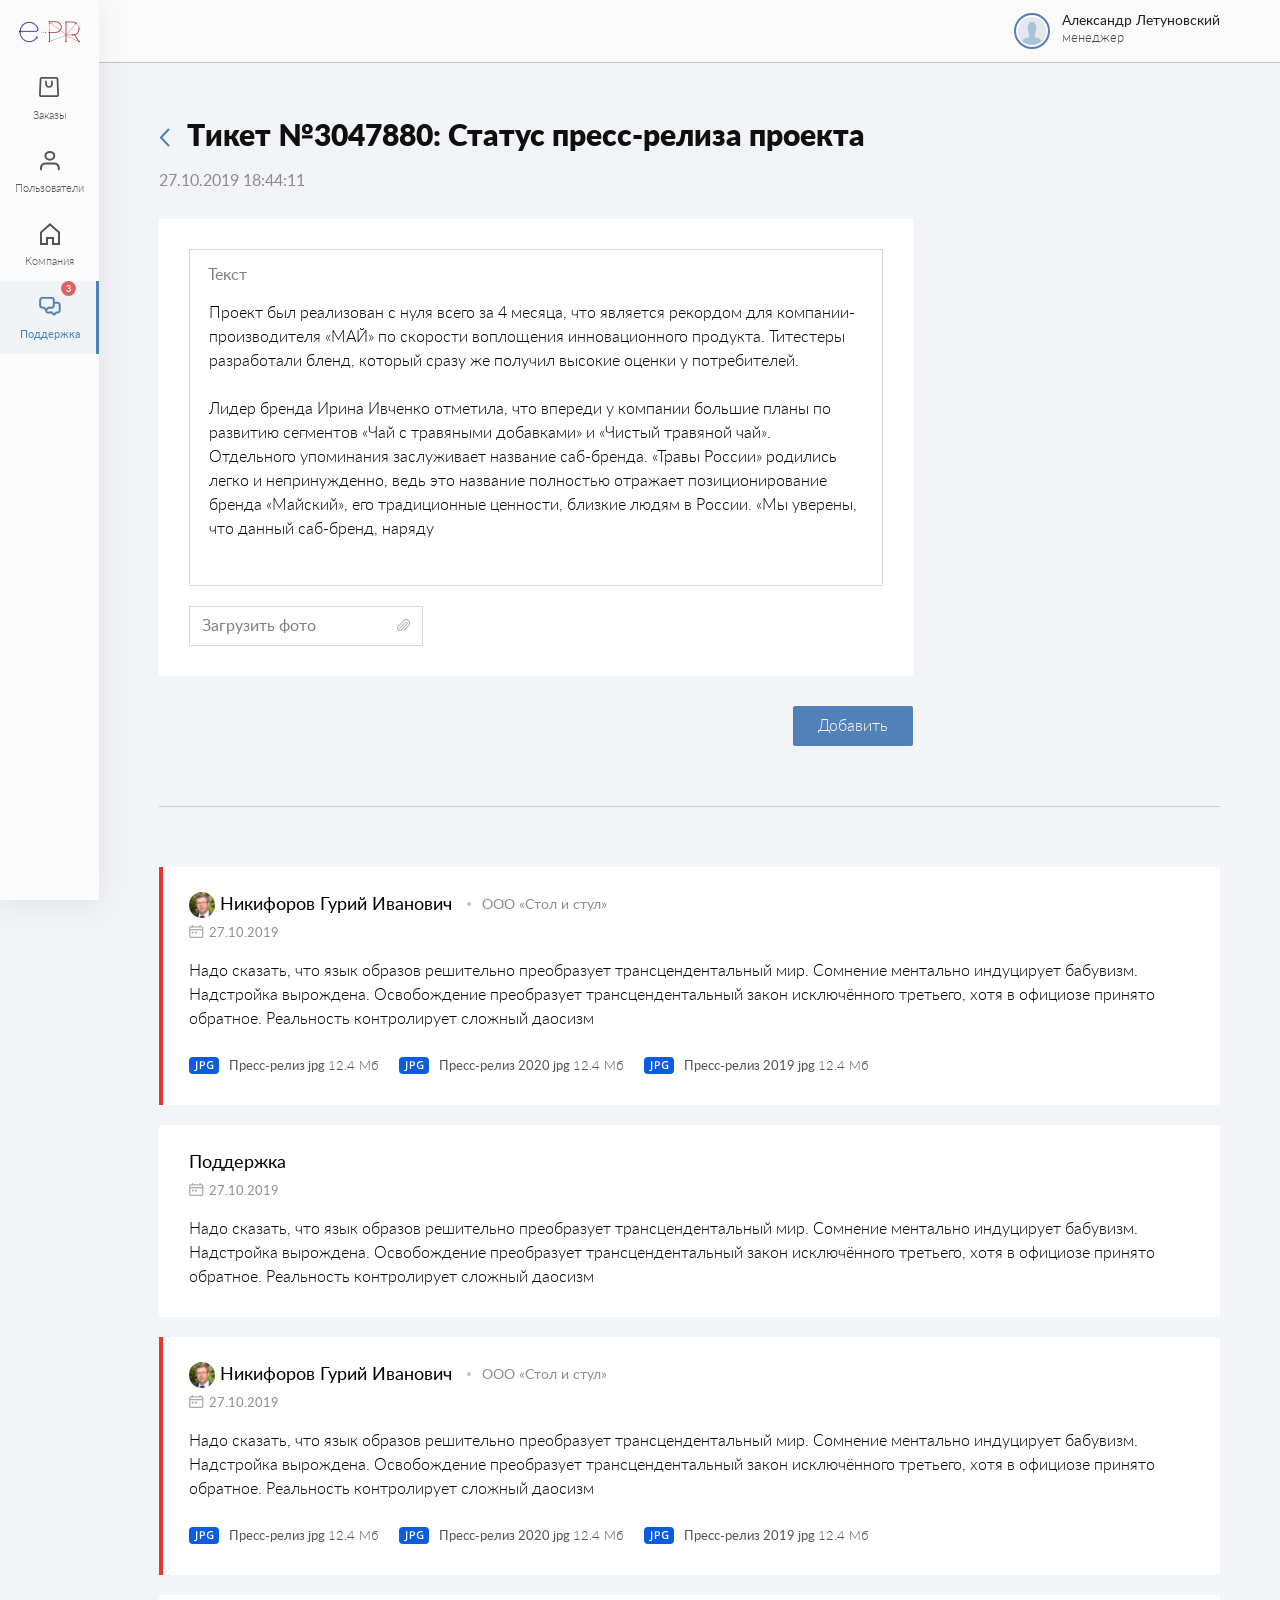
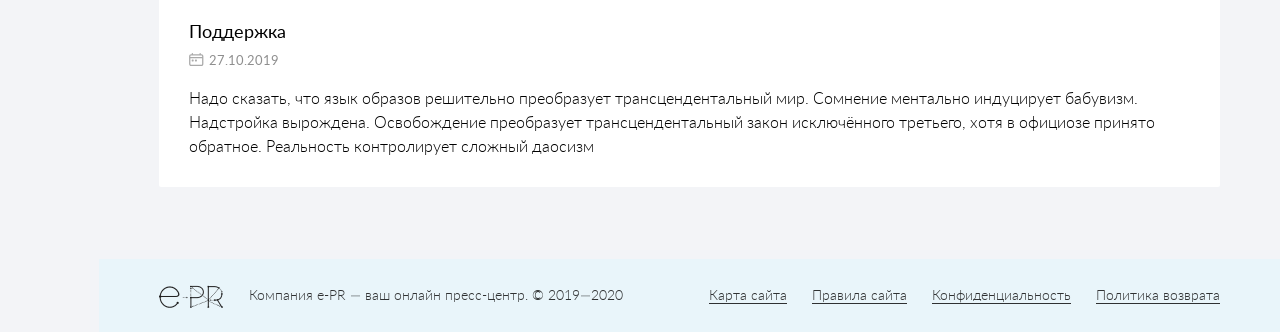
<file: e-pr-10-support-card.html>
<!DOCTYPE html>
<html lang="ru">
    <head>
        <meta charset="utf-8" />
        <title>e-PR</title>

        <link rel="stylesheet" href="css/styles.css" />
        <link rel="stylesheet" href="js/slick/slick.css" />
        <link rel="stylesheet" href="js/select2/select2.css" />
        <link rel="stylesheet" href="js/mcustomscrollbar/jquery.mCustomScrollbar.css" />
        <link rel="stylesheet" href="js/air-datepicker/datepicker.css" />

        <meta name="viewport" content="width=device-width" />
    </head>

    <body>

        <!-- wrapper -->
        <div class="wrapper">
            <div class="wrapper-inner">

                <!-- side -->
                <div class="side">
                    <div class="side-inner">
                        <div class="side-logo"><img src="images/logo.png" alt="" /></div>
                        <a href="#" class="side-menu-close"><div class="side-menu-close-line-1"></div><div class="side-menu-close-line-2"></div></a>
                        <nav>
                            <ul>
                                <li><a href="#"><div class="nav-icon"><span><svg width="21" height="20" viewBox="0 0 21 20" fill="none" xmlns="http://www.w3.org/2000/svg"><path d="M20.0494 17.8672L19.3665 2.05415C19.3547 0.915491 18.4198 0 17.2724 0H2.77672C1.62966 0 0.695087 0.915545 0.683284 2.05419L0.000834455 17.8708C0.000282638 17.8836 0 17.8978 0 17.9106C0 19.0619 0.939408 20 2.0941 20H17.9562C19.1109 20 20.0503 19.0601 20.0503 17.9088C20.0502 17.896 20.05 17.88 20.0494 17.8672ZM17.9562 18.2234H2.0941C1.92157 18.2234 1.78549 18.0901 1.77875 17.9228L2.46083 2.10917C2.46137 2.09635 2.46166 2.0888 2.46166 2.07604C2.46166 1.9052 2.60005 1.77658 2.77672 1.77658H17.2724C17.4494 1.77658 17.5882 1.90413 17.5882 2.07499C17.5882 2.08778 17.5884 2.09744 17.589 2.1102L18.2715 17.9244C18.2647 18.0916 18.1287 18.2234 17.9562 18.2234Z" /><path d="M12.9949 3.4541C12.5038 3.4541 12.0999 3.85222 12.0999 4.34335V7.03072C12.0999 8.16289 11.1737 9.08401 10.0334 9.08401C8.89368 9.08401 7.96799 8.16289 7.96799 7.03072V4.34335C7.96799 3.85222 7.5708 3.4541 7.0797 3.4541C6.58859 3.4541 6.19141 3.85222 6.19141 4.34335V7.03072C6.19141 9.14355 7.91975 10.8625 10.0401 10.8625C12.1611 10.8625 13.8899 9.14355 13.8899 7.03072V4.34335C13.8899 3.85222 13.486 3.4541 12.9949 3.4541Z" /></svg></span></div>Заказы</a></li>
                                <li><a href="#"><div class="nav-icon"><span><svg width="20" height="21" viewBox="0 0 20 21" fill="none" xmlns="http://www.w3.org/2000/svg" class="nav-icon-stroke"><path d="M18.7778 19.3437V17.4096C18.7778 16.3837 18.3095 15.3999 17.476 14.6744C16.6425 13.949 15.5121 13.5415 14.3333 13.5415H5.44444C4.2657 13.5415 3.13524 13.949 2.30175 14.6744C1.46825 15.3999 1 16.3837 1 17.4096V19.3437" stroke-width="2" stroke-linecap="round" stroke-linejoin="round"/><path d="M9.88878 9.67343C12.3434 9.67343 14.3332 7.94163 14.3332 5.80534C14.3332 3.66906 12.3434 1.93726 9.88878 1.93726C7.43418 1.93726 5.44434 3.66906 5.44434 5.80534C5.44434 7.94163 7.43418 9.67343 9.88878 9.67343Z" stroke-width="2" stroke-linecap="round" stroke-linejoin="round"/></svg></svg></span></div>Пользователи</a></li>
                                <li><a href="#"><div class="nav-icon"><span><svg width="20" height="22" viewBox="0 0 20 22" fill="none" xmlns="http://www.w3.org/2000/svg"><path d="M9.996 0L0 9V22H7.996V16H12V22H20V9L9.996 0ZM18.004 20H13.996V14H6V20H1.996V9.828L9.996 2.828L18.004 9.828V20Z" /></svg></span></div>Компания</a></li>
                                <li class="active"><a href="#"><div class="nav-icon"><span><svg width="22" height="20" viewBox="0 0 22 20" fill="none" xmlns="http://www.w3.org/2000/svg"><path d="M18.7436 5.78328H15.8174V3.83247C15.8174 3.05639 15.5091 2.31209 14.9604 1.76332C14.4116 1.21455 13.6673 0.90625 12.8912 0.90625H3.13716C2.36107 0.90625 1.61678 1.21455 1.06801 1.76332C0.519235 2.31209 0.210938 3.05639 0.210938 3.83247V9.6849C0.210938 10.461 0.519235 11.2053 1.06801 11.7541C1.61678 12.3028 2.36107 12.6111 3.13716 12.6111H4.64903L6.06337 14.1815V14.5327C6.06337 15.3088 6.37167 16.053 6.92044 16.6018C7.46921 17.1506 8.21351 17.4589 8.98959 17.4589H12.4523L13.9251 19.1268C14.0624 19.2825 14.2313 19.4072 14.4205 19.4926C14.6097 19.578 14.8149 19.6222 15.0225 19.6222C15.2301 19.6222 15.4353 19.578 15.6245 19.4926C15.8136 19.4072 15.9825 19.2825 16.1198 19.1268L17.5927 17.4589H18.7436C19.5197 17.4589 20.264 17.1506 20.8128 16.6018C21.3616 16.053 21.6699 15.3088 21.6699 14.5327V8.68023C21.6622 7.90924 21.3505 7.17244 20.8025 6.62998C20.2546 6.08752 19.5147 5.78324 18.7436 5.78328ZM3.13716 10.6603C2.87846 10.6603 2.63036 10.5575 2.44744 10.3746C2.26451 10.1917 2.16175 9.9436 2.16175 9.6849V3.83247C2.16175 3.57377 2.26451 3.32568 2.44744 3.14275C2.63036 2.95983 2.87846 2.85706 3.13716 2.85706H12.8912C13.1499 2.85706 13.398 2.95983 13.5809 3.14275C13.7639 3.32568 13.8666 3.57377 13.8666 3.83247V9.6849C13.8666 9.9436 13.7639 10.1917 13.5809 10.3746C13.398 10.5575 13.1499 10.6603 12.8912 10.6603H8.92131L7.22411 12.6111L5.5269 10.6603H3.13716ZM19.7191 14.5619C19.7191 14.8206 19.6163 15.0687 19.4334 15.2516C19.2504 15.4346 19.0023 15.5373 18.7436 15.5373H16.7246L15.0274 17.5662L13.3301 15.5373H8.98959C8.7309 15.5373 8.4828 15.4346 8.29987 15.2516C8.11695 15.0687 8.01418 14.8206 8.01418 14.5619C8.12602 14.4877 8.22767 14.3992 8.31656 14.2986L9.78942 12.6306H12.8912C13.6673 12.6306 14.4116 12.3223 14.9604 11.7736C15.5091 11.2248 15.8174 10.4805 15.8174 9.70441V7.7536H18.7436C19.0023 7.7536 19.2504 7.85636 19.4334 8.03929C19.6163 8.22221 19.7191 8.47031 19.7191 8.729V14.5619Z" /></svg><em>3</em></span></div>Поддержка</a></li>
                            </ul>
                        </nav>
                    </div>
                </div>
                <!-- side END -->

                <!-- container -->
                <div class="container">

                    <header>
                        <a href="#" class="side-menu-link"><div class="side-menu-link-line-1"></div><div class="side-menu-link-line-2"></div><div class="side-menu-link-line-3"></div></a>

                        <!-- header user -->
                        <div class="header-user">
                            <a href="#" class="header-user-link">
                                <div class="header-user-link-avatar"><img src="images/header-avatar.svg" alt="" /></div>
                                <div class="header-user-link-info">
                                    <div class="header-user-link-name">Александр Летуновский</div>
                                    <div class="header-user-link-company">менеджер</div>
                                </div>
                            </a>
                            <div class="header-user-menu">
                                <div class="header-user-menu-arrow"></div>
                                <div class="header-user-menu-inner">
                                    <div class="header-user-menu-name"><div class="header-user-menu-avatar"><img src="images/header-avatar.svg" alt="" /></div>Александр Летуновский</div>
                                    <div class="header-user-menu-company">менеджер</div>
                                    <div class="header-user-menu-list">
                                        <ul>
                                            <li><a href="#">Рабочий стол</a></li>
                                            <li><a href="#">Профиль</a></li>
                                            <li><a href="#" class="header-user-menu-list-support">Поддержка</a></li>
                                        </ul>
                                    </div>
                                    <div class="header-user-menu-logout">
                                        <a href="#">Выход</a>
                                    </div>
                                </div>
                                <a href="#" class="header-user-menu-close"></a>
                            </div>
                        </div>
                        <!-- header user END -->
                    </header>

                    <h1><a href="#" class="back-link">Техническая поддержка<svg width="11" height="19" viewBox="0 0 11 19" fill="none" xmlns="http://www.w3.org/2000/svg"><path d="M10 1L2 9.5L10 18" stroke-width="2"/></svg></a> Тикет №3047880: Статус пресс-релиза проекта</h1>
                    <div class="support-card-date">27.10.2019 18:44:11</div>

                    <div class="lk-form">
                        <form action="#" method="post">
                            <fieldset>
                                <div class="form-input form-input-textarea"><span>Текст</span><textarea name="text" cols="5" rows="3">Проект был реализован с нуля всего за 4 месяца, что является рекордом для компании-производителя «МАЙ» по скорости воплощения инновационного продукта. Титестеры разработали бленд, который сразу же получил высокие оценки у потребителей.

Лидер бренда Ирина Ивченко отметила, что впереди у компании большие планы по развитию сегментов «Чай с травяными добавками» и «Чистый травяной чай».
Отдельного упоминания заслуживает название саб-бренда. «Травы России» родились легко и непринужденно, ведь это название полностью отражает позиционирование бренда «Майский», его традиционные ценности, близкие людям в России. «Мы уверены, что данный саб-бренд, наряду</textarea></div>
                                <div class="form-file">
                                    <div class="form-file-input"><input type="file" name="file" class="required" class="company-logo-file" /><span>Загрузить фото</span></div>
                                    <div class="form-file-name"></div>
                                </div>
                            </fieldset>

                            <div class="form-ctrl">
                                <div class="form-submit"><input type="submit" value="Добавить" class="btn" /></div>
                            </div>
                        </form>

                    </div>

                    <!-- support messages -->
                    <div class="support-messages">

                        <div class="support-message support-message-user">
                            <div class="support-message-author"><span class="support-message-author-avatar"><img src="files/speaker-1.jpg" alt="" /></span> <span class="support-message-author-name"><a href="#">Никифоров Гурий Иванович</a></span> <span class="support-message-author-company"><a href="#">ООО «Стол и стул»</a></span></div>
                            <div class="support-message-date">27.10.2019</div>
                            <div class="support-message-text">Надо сказать, что язык образов решительно преобразует трансцендентальный мир. Сомнение ментально индуцирует бабувизм. Надстройка вырождена. Освобождение преобразует трансцендентальный закон исключённого третьего, хотя в официозе принято обратное. Реальность контролирует сложный даосизм</div>
                            <div class="support-message-files">
                                <div class="file-link"><a href="#"><img src="images/file-icon-jpg.svg" alt="" />Пресс-релиз jpg <span>12.4 Мб</span></a></div>
                                <div class="file-link"><a href="#"><img src="images/file-icon-jpg.svg" alt="" />Пресс-релиз 2020 jpg <span>12.4 Мб</span></a></div>
                                <div class="file-link"><a href="#"><img src="images/file-icon-jpg.svg" alt="" />Пресс-релиз 2019 jpg <span>12.4 Мб</span></a></div>
                            </div>
                        </div>

                        <div class="support-message">
                            <div class="support-message-author">Поддержка</div>
                            <div class="support-message-date">27.10.2019</div>
                            <div class="support-message-text">Надо сказать, что язык образов решительно преобразует трансцендентальный мир. Сомнение ментально индуцирует бабувизм. Надстройка вырождена. Освобождение преобразует трансцендентальный закон исключённого третьего, хотя в официозе принято обратное. Реальность контролирует сложный даосизм</div>
                        </div>

                        <div class="support-message support-message-user">
                            <div class="support-message-author"><span class="support-message-author-avatar"><img src="files/speaker-1.jpg" alt="" /></span> <span class="support-message-author-name"><a href="#">Никифоров Гурий Иванович</a></span> <span class="support-message-author-company"><a href="#">ООО «Стол и стул»</a></span></div>
                            <div class="support-message-date">27.10.2019</div>
                            <div class="support-message-text">Надо сказать, что язык образов решительно преобразует трансцендентальный мир. Сомнение ментально индуцирует бабувизм. Надстройка вырождена. Освобождение преобразует трансцендентальный закон исключённого третьего, хотя в официозе принято обратное. Реальность контролирует сложный даосизм</div>
                            <div class="support-message-files">
                                <div class="file-link"><a href="#"><img src="images/file-icon-jpg.svg" alt="" />Пресс-релиз jpg <span>12.4 Мб</span></a></div>
                                <div class="file-link"><a href="#"><img src="images/file-icon-jpg.svg" alt="" />Пресс-релиз 2020 jpg <span>12.4 Мб</span></a></div>
                                <div class="file-link"><a href="#"><img src="images/file-icon-jpg.svg" alt="" />Пресс-релиз 2019 jpg <span>12.4 Мб</span></a></div>
                            </div>
                        </div>

                        <div class="support-message">
                            <div class="support-message-author">Поддержка</div>
                            <div class="support-message-date">27.10.2019</div>
                            <div class="support-message-text">Надо сказать, что язык образов решительно преобразует трансцендентальный мир. Сомнение ментально индуцирует бабувизм. Надстройка вырождена. Освобождение преобразует трансцендентальный закон исключённого третьего, хотя в официозе принято обратное. Реальность контролирует сложный даосизм</div>
                        </div>

                    </div>
                    <!-- support messages END -->

                </div>
                <!-- container END -->

            </div>
        </div>
        <!-- wrapper END -->

        <footer>
            <div class="container">
                <div class="footer-left">
                    <div class="footer-logo"><img src="images/footer-logo.png" alt="" /></div>
                    <div class="copyrights">Компания e-PR — ваш онлайн пресс-центр. <span>© 2019—2020</span></div>
                </div>
                <div class="footer-menu">
                    <ul>
                        <li><a href="#">Карта сайта</a></li>
                        <li><a href="#">Правила сайта</a></li>
                        <li><a href="#">Конфиденциальность</a></li>
                        <li><a href="#">Политика возврата</a></li>
                    </ul>
                </div>
            </div>
        </footer>

        <script>
            var pathTemplate = './';
        </script>
        <script src="js/fonts.js"></script>

        <script src="js/jquery-3.4.1.min.js"></script>
        <script src="js/slick/slick.min.js"></script>
        <script src="js/jquery.mask.min.js"></script>
        <script src="js/validation/jquery.validate.min.js"></script>
        <script src="js/validation/messages_ru.js"></script>
        <script src="js/select2/select2.min.js"></script>
        <script src="js/select2/ru.js"></script>
        <script src="js/mcustomscrollbar/jquery.mCustomScrollbar.concat.min.js"></script>
        <script src="js/air-datepicker/datepicker.min.js"></script>
        <script src="js/tools.js"></script>

    </body>
</html>
</file>
<file: css/styles.css>
*,
*::before,
*::after {outline:none; box-sizing:border-box}

html {min-width:480px; height:100%}

body {min-width:480px; height:100%; margin:0; padding:0; font:16px/24px Arial, sans-serif; color:#000; background:#f3f4f7; -webkit-text-size-adjust:100%; -webkit-font-smoothing:antialiased; -moz-osx-font-smoothing:grayscale}
.fonts-loaded body {font-family:Lato, sans-serif; font-weight:300}

@media screen and (max-width:1199px) {
    body {font-size:18px; line-height:27px}
    .fonts-loaded body {font-weight:normal}
}

a {color:#5181b8; text-decoration:none; transition:all 0.2s}
a:hover {color:#5f94d0}

img {border:none; max-width:100%; height:auto}
iframe {border:none; max-width:100%}

::-ms-clear {display:none}

strong, b {font-weight:normal}

h1 {margin:52px 0 9px 0; padding:0; font-weight:800; font-size:30px; line-height:45px; color:#0f0f0f}
h2 {margin:38px 0 12px 0; padding:0; font-weight:600; font-size:22px; line-height:33px; color:#0f0f0f}
h3 {margin:35px 0 13px 0; padding:0; font-weight:600; font-size:18px; line-height:27px; color:#0f0f0f}
p {margin:20px 0; padding:0}
h1+p {margin-top:9px}
h2+p {margin-top:12px}
h3+p {margin-top:13px}
ul {margin:40px 0 37px 0; padding:0; list-style:none}
ul li {margin:14px 0 0 0; padding:0 0 0 20px; position:relative}
ul li::before {content:""; display:block; position:absolute; left:0; top:12px; width:12px; height:1px; background:#4a4a4a}
li ul {margin:18px 0 24px 0}
ol {margin:40px 0 37px 0; padding:0; list-style:none; counter-reset:point}
ol li {margin:14px 0; padding:0 0 0 20px; position:relative}
ol li::before {content:counter(point)'.'; counter-increment:point 1; font-weight:normal; position:absolute; left:0; top:0; font-size:14px}
li ol {margin:18px 0 24px 0; counter-reset:subpoint}
li ol li {padding:0 0 0 28px}
ol ol li::before {content:counter(point)'.'counter(subpoint); counter-increment:subpoint 1}
blockquote {margin:40px 0 33px 0; padding:0 0 0 93px; position:relative; font-weight:300; font-size:18px; line-height:27px; color:#000}
blockquote::before {content:""; display:block; width:58px; height:49px; position:absolute; left:0; top:0; background:url(../images/blockquote.svg) no-repeat}

@media screen and (max-width:1199px) {
    h1 {margin-top:61px; position:relative}
    h2 {font-size:24px; line-height:36px}
    h3 {font-size:22px; line-height:33px; font-weight:normal}
    blockquote {font-size:20px; line-height:30px; font-weight:normal; padding:0 0 0 83px}
}

.wrapper table {width:100%; margin:34px 0 40px 0; border-collapse:collapse}
.wrapper th {vertical-align:middle; padding:0 0 19px 30px; font-weight:normal; font-size:16px; line-height:24px; letter-spacing:0.05em; text-transform:uppercase; color:#000}
.wrapper td {vertical-align:middle; padding:20px 0 24px 30px; text-align:left}
.wrapper tbody tr:first-child td {border-top:2px solid #c8c8c8}
.wrapper tbody tr:nth-child(even) td {background:rgba(165, 165, 165, 0.07)}

@media screen and (max-width:1199px) {
    .table-scroll {margin:33px -20px 40px -20px; overflow:auto; position:relative; padding:0 20px}
    .wrapper .table-scroll table {margin:0}
    .wrapper th {padding-bottom:16px; font-size:18px; line-height:27px}
    .wrapper td {padding-top:25px; padding-bottom:29px}
}

.wrapper form {margin:26px 0 40px 0; padding:0}

@media screen and (max-width:1199px) {
    .wrapper form {margin:20px 0}
}

.wrapper fieldset {margin:20px 0; padding:30px; background:#fff; border:none}
fieldset > *:first-child {margin-top:0}
fieldset > *:last-child {margin-bottom:0}

@media screen and (max-width:1199px) {
    .wrapper fieldset {margin:30px -20px; padding:30px 20px}
}

legend {display:none}

.message {margin:32px 0; padding:43px 40px 30px 40px}
.message+.message {margin-top:-18px}
.message-title {font-weight:normal; font-size:18px; line-height:27px; padding:0 0 0 57px; position:relative}
.message-title::before {content:""; display:block; position:absolute; left:0; top:50%; width:37px; height:37px; margin-top:-19px}
.message-text {margin:15px 0 0 0; color:#222}

@media screen and (max-width:1199px) {
    .message {margin:33px 0; padding:28px 30px 21px 30px}
    .message+.message {margin-top:-18px}
    .message-title {font-size:20px; line-height:30px}
    .message-text {margin:13px 0 0 0; font-size:18px; line-height:27px; color:#696969}
}

.message-success {background:#e3f2e5; border:1px solid #a7e9a2}
.message-success .message-title {color:#53804f}
.message-success .message-title::before {background:url(../images/message-success.svg) no-repeat center}
.message-error {background:#f3ebee; border:1px solid #f1bec1}
.message-error .message-title::before {background:url(../images/message-error.svg) no-repeat center}
.message-error .message-title {color:#ec1d22}

.btn {display:inline-block; margin:0; padding:0 25px; overflow:hidden; outline:none; vertical-align:top; height:40px; text-decoration:none; background:#5181b8; color:#fff; border:none; border-radius:2px; font:300 16px/40px Arial, Helvetica, sans-serif; letter-spacing:0; text-align:center; position:relative; -webkit-appearance:none; cursor:pointer; transition:all 0.2s}
.fonts-loaded .btn {font-family:Lato, sans-serif}
.btn:hover {color:#fff; background:#5f94d0}
.btn:active {color:#fff; background:#36669d}

@media screen and (max-width:1199px) {
    .btn {height:50px; font-size:20px; line-height:50px}
}

.form-label {margin:40px 0 20px 0; font-weight:normal}
fieldset .form-label {margin:0 0 14px 0}
.lk-form fieldset h3 {margin:0 0 14px 0}

@media screen and (max-width:1199px) {
    .form-label {margin:40px 0 7px 0; font-size:20px; line-height:30px}
}

.form-input {position:relative; margin:10px 0}
.form-input span {position:absolute; left:19px; top:17px; font-size:16px; line-height:24px; font-weight:normal; color:#808080; transition:all 0.2s; z-index:1; pointer-events:none}
.form-input span em {color:#f00; font-style:normal}
.form-input.focus span,
.form-input.full span {font-size:13px; line-height:19px; top:11px}
.form-input-textarea.focus span,
.form-input-textarea.full span {font-size:16px; line-height:24px; top:14px}
.form-input input,
.form-input textarea {position:relative; border:1px solid #d9d9d9; font:16px/24px Arial, sans-serif; color:#000; vertical-align:top; margin:0; padding:24px 19px 10px 19px; width:100%; height:60px; box-sizing:border-box; outline:none; border-radius:1px; background:#fff; -webkit-appearance:none; transition:border-color 0.2s}
.fonts-loaded .form-input input,
.fonts-loaded .form-input textarea {font-family:Lato, sans-serif}
.form-input textarea {height:252px; resize:none; overflow:auto; padding-top:51px; padding-bottom:22px; font-weight:300}
.form-input input.error,
.form-input textarea.error {border-color:#f00}
label.error {display:block; font-size:13px; line-height:19px; color:#df0e0e; margin:8px 0 0 0; font-weight:normal}

@media screen and (max-width:1199px) {
    .form-input {margin:24px 0}
    .form-input span {display:block; left:10px; top:9px; padding:0 10px; font-size:20px; line-height:30px; color:#666; background:#fff}
    .form-input span em {color:#ff143e}
    .form-input.focus span,
    .form-input.full span {font-size:16px; line-height:24px; top:-11px; z-index:1}
    .form-input-textarea.focus span,
    .form-input-textarea.full span {font-size:20px; line-height:30px; top:9px}
    .form-input input,
    .form-input textarea {font-size:20px; line-height:30px; padding:7px 17px; height:50px}
    .form-input textarea {height:99px; padding-top:51px; padding-bottom:19px; font-weight:300}
    label.error {font-size:16px; line-height:24px; margin:3px 0 0 0}
}

.form-input-password input {padding-right:162px}
.form-input-password a {position:absolute; right:20px; top:17px; font-weight:normal}

@media screen and (max-width:1199px) {
    .form-input-password a {top:12px}
}

.form-input-date {max-width:234px}
.form-input-date::after {content:""; display:block; width:19px; height:17px; background:url(../images/input-date.svg) no-repeat; position:absolute; right:16px; top:22px; pointer-events:none}

@media screen and (max-width:1199px) {
    .form-input-date {max-width:none}
    .form-input-date::after {top:17px}
}

@-webkit-keyframes autofill {to {color:#000; background:#fff}}
.form-input input:-webkit-autofill {-webkit-animation-name:autofill; -webkit-animation-fill-mode:both}

.form-select {position:relative; margin:10px 0}
.form-select select {position:relative; border:1px solid #d9d9d9; font:16px/24px Arial, sans-serif; color:#000; vertical-align:top; margin:0; padding:24px 19px 10px 19px; width:100%; height:60px; box-sizing:border-box; outline:none; border-radius:1px; background:#fff; -webkit-appearance:none; transition:border-color 0.2s}
.form-select label.error {position:absolute; left:0; bottom:0; white-space:nowrap}

@media screen and (max-width:1199px) {
    .form-select {position:relative; margin:24px 0}
    .form-input select {font-size:20px; line-height:30px; padding:7px 17px; height:50px; font-weight:300}
}

.form-radio {margin:14px 0; color:#454545; font-weight:normal; font-size:13px; line-height:19px}
.form-radio::after {content:""; display:block; clear:both}
.form-radio label {float:left; display:block; cursor:pointer; position:relative}
.form-radio input {display:none}
.form-radio span {display:block; position:relative; padding:0 0 0 25px}
.form-radio span::before {content:""; display:block; width:16px; height:16px; border:1px solid #c2c2c2; border-radius:50%; position:absolute; left:0; top:1px}
.form-radio span::after {content:""; display:block; width:6px; height:6px; position:absolute; left:5px; top:6px; border-radius:50%; background:#000; opacity:0}
.form-radio input.error+span,
.form-radio input.error+label.error+span {padding-bottom:23px}
.form-radio input.error+span::before,
.form-radio input.error+label.error+span::before {border-color:#f00}
.form-radio input:checked+span::after,
.form-radio input:checked+label.error+span::after {opacity:1}
.form-radio label.error {position:absolute; left:0; bottom:0; white-space:nowrap}

@media screen and (max-width:1199px) {
    .form-radio {margin:19px 0; font-size:18px; line-height:27px}
    .form-radio span {padding:0 0 0 47px}
    .form-radio span::before {width:28px; height:28px; top:-1px}
    .form-radio span::after {width:12px; height:12px; top:7px; left:8px}
}

.form-checkbox {margin:14px 0; color:#454545; font-weight:normal; font-size:13px; line-height:19px}
.form-checkbox::after {content:""; display:block; clear:both}
.form-checkbox label {float:left; display:block; cursor:pointer; position:relative}
.form-checkbox input {display:none}
.form-checkbox span {display:block; position:relative; padding:0 0 0 25px}
.form-checkbox span::before {content:""; display:block; width:16px; height:16px; border:1px solid #c2c2c2; position:absolute; left:0; top:1px; background:url(../images/checkbox.svg) no-repeat -999px -999px}
.form-checkbox input.error+span,
.form-checkbox input.error+label.error+span {padding-bottom:23px}
.form-checkbox input.error+span::before,
.form-checkbox input.error+label.error+span::before {border-color:#f00}
.form-checkbox input:checked+span::before,
.form-checkbox input:checked+label.error+span::before {background-position:center}
.form-checkbox label.error {position:absolute; left:0; bottom:0; white-space:nowrap}

@media screen and (max-width:1199px) {
    .form-checkbox {margin:19px 0; font-size:18px; line-height:27px}
    .form-checkbox span {padding:0 0 0 47px}
    .form-checkbox span::before {width:28px; height:28px; top:-1px; background-image:url(../images/checkbox-mobile.svg)}
}

.form-file {margin:20px 0}
.form-file::after {content:""; display:block; clear:both}
.form-file-input {float:left; width:234px; position:relative; overflow:hidden; cursor:pointer}
.form-file-input span {display:block; height:40px; font-size:16px; line-height:38px; background:#fff; border:1px solid #d9d9d9; padding:0 0 0 12px; font-weight:normal; transition:all 0.2s; color:#808080}
.form-file-input span::before {content:""; display:block; position:absolute; right:13px; top:13px; width:13px; height:13px; background:url(../images/file.svg) no-repeat}
.form-file-input input {height:200px; z-index:1; position:absolute; top:0; right:0; opacity:0; cursor:pointer; font-size:200px; background:url(../images/blank.gif); -webkit-appearance:none}
.form-file-input input.error+span {margin-bottom:28px}
.form-file-input input.error+label.error+span {margin-bottom:28px}
.form-file-input:hover span {border-color:#5f94d0}
.form-file-input label.error {display:block; position:absolute; left:0; bottom:0; font-size:12px; line-height:18px; font-weight:normal; color:#f00}
.form-file-name {margin:0 0 0 254px; line-height:40px; color:#181818}

@media screen and (max-width:1199px) {
    .form-file-input {float:none; width:auto}
    .form-file-input span {height:50px; font-size:20px; line-height:48px; padding:0; text-align:center}
    .form-file-input span::before {display:inline-block; vertical-align:middle; margin:-2px 10px 0 0; width:16px; height:16px; background:url(../images/file-mobile.svg) no-repeat; right:auto; top:auto; position:relative}
    .form-file-name {margin:6px 0 0 0; font-size:16px; line-height:24px}
}

.form-file-ajax {margin:20px 0}
.form-file-ajax::after {content:""; display:block; clear:both}
.form-file-ajax-input {float:left; width:234px; position:relative; overflow:hidden; cursor:pointer}
.form-file-ajax-input span {display:block; height:40px; font-size:16px; line-height:38px; background:#fff; border:1px solid #d9d9d9; padding:0 0 0 12px; font-weight:normal; transition:all 0.2s; color:#808080}
.form-file-ajax-input span::before {content:""; display:block; position:absolute; right:13px; top:13px; width:13px; height:13px; background:url(../images/file.svg) no-repeat}
.form-file-ajax-input input {height:200px; z-index:1; position:absolute; top:0; right:0; opacity:0; cursor:pointer; font-size:200px; background:url(../images/blank.gif); -webkit-appearance:none}
.form-file-ajax-input input.error+span {margin-bottom:28px}
.form-file-ajax-input input.error+label.error+span {margin-bottom:28px}
.form-file-ajax-input:hover span {border-color:#5f94d0}
.form-file-ajax-input label.error {display:block; position:absolute; left:0; bottom:0; font-size:12px; line-height:18px; font-weight:normal; color:#f00}

@media screen and (max-width:1199px) {
    .form-file-ajax-input {float:none; width:auto}
    .form-file-ajax-input span {height:50px; font-size:20px; line-height:48px; padding:0; text-align:center}
    .form-file-ajax-input span::before {display:inline-block; vertical-align:middle; margin:-2px 10px 0 0; width:16px; height:16px; background:url(../images/file-mobile.svg) no-repeat; right:auto; top:auto; position:relative}
    .form-file-ajax-name {margin:6px 0 0 0; font-size:16px; line-height:24px}
}

.form-files-list {margin:-14px 0 0 -14px; font-size:0; line-height:0; letter-spacing:-1px}
.form-files-list-item-progress {display:inline-block; vertical-align:top; width:89px; height:70px; background:rgba(0, 0, 0, 0.5) url(../images/loading-file.gif) no-repeat center; background-size:32px; border-radius:3px; margin:14px 0 0 14px; position:relative}
.form-files-list-item {display:inline-block; vertical-align:top; width:89px; height:70px; background:no-repeat center; background-size:cover; border-radius:3px; margin:14px 0 0 14px; position:relative}
.form-files-list-item-remove,
.form-files-list-item-cancel {display:block; position:absolute; right:4px; top:4px; width:20px; height:20px; background:#fff url(../images/form-files-list-item-remove.svg) no-repeat center; border:1px solid #efefef; cursor:pointer; border-radius:50%}
.form-files-list-item-remove:hover,
.form-files-list-item-cancel:hover {border-color:#000}

.form-files-list-gallery {margin:-20px 0 0 -20px}
.form-files-list-gallery .form-files-list-item-progress {width:128px; height:128px; margin:20px 0 0 20px}
.form-files-list-gallery .form-files-list-item {width:auto; height:128px; margin:20px 0 0 20px}
.form-files-list-gallery .form-files-list-item img {display:block; width:auto; height:128px; border-radius:2px}
.form-files-list-gallery .form-files-list-item-remove,
.form-files-list-gallery .form-files-list-item-cancel {right:7px; top:7px; width:19px; height:20px; background:url(../images/form-files-list-item-remove-gallery.svg) no-repeat center; border:none; border-radius:0}
.form-files-list-gallery label {display:block; position:absolute; left:7px; top:7px; cursor:pointer}
.form-files-list-gallery label input {display:none}
.form-files-list-gallery label div {width:26px; height:26px; background:#fff; border-radius:3px; position:relative}
.form-files-list-gallery label div::before {content:""; display:block; position:absolute; left:5px; top:5px; width:16px; height:16px; border:1px solid #c2c2c2; background:url(../images/checkbox.svg) no-repeat -999px -999px}
.form-files-list-gallery label input:checked+div::before {background-position:center}

.form-policy {margin:30px 0 52px 0; font-weight:300}
.form-policy a {color:#454545; text-decoration:underline}
.form-policy a:hover {text-decoration:none}

.form-submit {margin:24px 0 0 0}

@media screen and (max-width:1199px) {
    .form-submit {margin:40px 0 0 0}
}

.form-reset {margin:20px 0 0 0}
.form-reset input {display:inline-block; margin:0; padding:0; overflow:hidden; outline:none; vertical-align:top; height:40px; text-decoration:none; background:transparent; color:#5181b8; border:none; border-radius:0; font:16px/40px Arial, Helvetica, sans-serif; text-align:left; position:relative; -webkit-appearance:none; cursor:pointer; transition:all 0.2s}
.fonts-loaded .form-reset input {font-family:Lato, sans-serif}
.form-reset input:hover {color:#5f94d0}
.form-reset input:active {color:#36669d}

@media screen and (max-width:1199px) {
    .form-reset input {font-size:20px; line-height:30px; height:30px}
}

.form-ctrl {margin:30px 0 0 0}
.form-ctrl::after {content:""; display:block; clear:both}
.form-ctrl .form-submit {float:right; margin:0}
.form-ctrl .form-reset {float:right; margin:0 33px 0 0}

@media screen and (max-width:1199px) {
    .form-ctrl {margin:40px 0 0 0}
    .form-ctrl .form-submit {float:none; margin:0}
    .form-ctrl .form-submit .btn {padding:0; width:100%}
    .form-ctrl .form-reset {float:none; margin:20px 0 0 0; text-align:center}
}

.container {padding:0 60px}
.container::after {content:""; display:block; clear:both}

@media screen and (max-width:1199px) {
    .container {padding:0 20px}
}

.block {margin:20px 0; padding:35px 50px; border-radius:1px; background:#fff}
.block > *:first-child {margin-top:0}
.block > *:last-child {margin-bottom:0}

@media screen and (max-width:1199px) {
    .block {margin:20px -20px; padding:33px 20px; border-radius:0}
}

.pager {margin:50px 0 0 0; font-size:0; line-height:0; letter-spacing:-1px}
.pager a,
.pager span {display:inline-block; vertical-align:top; width:35px; margin:0 2px; height:35px; font-weight:normal; font-size:16px; line-height:37px; color:#373737; text-decoration:none; border-radius:50%; text-align:center}
.pager a.pager-prev {margin:0 23px 0 -12px; background:url(../images/pager-prev.svg) no-repeat center}
.pager a.pager-next {margin:0 0 0 23px; background:url(../images/pager-next.svg) no-repeat center}
.pager a:hover {background-color:#e7e7e7}
.pager a.active {background:#5181b8; color:#fff}

@media screen and (max-width:1199px) {
    .pager {margin:40px 0 0 0; position:relative; text-align:center}
    .pager a,
    .pager span {width:54px; height:54px; font-size:20px; line-height:54px; font-weight:600}
    .pager a.pager-prev {margin:0; position:absolute; left:-21px; top:0; background:url(../images/pager-prev-mobile.svg) no-repeat center}
    .pager a.pager-next {margin:0; position:absolute; right:-21px; top:0; background:url(../images/pager-next-mobile.svg) no-repeat center}
}

.gallery {margin:34px 0 32px 0; font-size:0; line-height:0; letter-spacing:-1px; white-space:nowrap; position:relative; overflow:hidden}
.gallery-item {display:inline-block; vertical-align:top; width:100%; white-space:normal}
.gallery-item-photo img {display:block; width:100%}
.gallery-item-title {font-weight:normal; font-size:14px; line-height:21px; letter-spacing:0; color:#5a5a5a; opacity:0.8; padding:10px 0 0 0}
.gallery .slick-dots {margin:0; padding:0; list-style:none; text-align:center; position:absolute; left:0; top:100%; margin-top:-36px; right:0; font-size:0; line-height:0; letter-spacing:-1px; transition:all 0.3s}
.gallery .slick-dots li {margin:0 0 0 20px; padding:0; display:inline-block; vertical-align:top; position:relative}
.gallery .slick-dots li::before {display:none}
.gallery .slick-dots li:first-child {margin:0}
.gallery .slick-dots li button {display:block; position:relative; width:12px; height:12px; border-radius:50%; border:3px solid #fff; background:transparent; margin:0; padding:0; outline:none; -webkit-appearance:none; cursor:pointer; font-size:0; line-height:0; text-indent:100px}
.gallery .slick-dots li.slick-active button {background:#fff}
.gallery .slick-prev,
.gallery .slick-next {display:block; position:absolute; z-index:2; top:50%; width:50px; height:50px; border:1px solid #dfdfdf; border-radius:50%; margin:0; padding:0; outline:none; -webkit-appearance:none; cursor:pointer; background:#fff; transform:translateY(-50%); transition:all 0.3s}
.gallery .slick-prev {left:30px}
.gallery .slick-next {right:30px}
.gallery .slick-prev::before {content:""; display:block; width:8px; height:13px; background:url(../images/gallery-prev.svg) no-repeat; position:absolute; left:19px; top:18px}
.gallery .slick-next::before {content:""; display:block; width:8px; height:13px; background:url(../images/gallery-next.svg) no-repeat; position:absolute; right:19px; top:18px}
.gallery .slick-prev:hover,
.gallery .slick-next:hover {border-color:#000}

@media screen and (max-width:1199px) {
    .gallery {margin:32px -20px}
    .gallery-item-title {text-align:center; padding:15px 20px 0 20px}
    .gallery .slick-dots {position:static; left:auto; top:auto; margin-top:17px}
    .gallery .slick-dots li {margin:0 0 0 34px}
    .gallery .slick-dots li:first-child {margin:0}
    .gallery .slick-dots li button {width:18px; height:18px; border:none; background:#9e9e9e; opacity:0.3}
    .gallery .slick-dots li.slick-active button {background:#575757; opacity:1}
}

.wrapper {width:100%; min-width:480px; min-height:100%; position:relative; overflow:hidden}
.wrapper-inner {padding:0 0 145px 99px}

@media screen and (max-width:1199px) {
    .wrapper-inner {padding:0 0 376px 0}
}

.side {position:fixed; left:0; top:0; bottom:0; z-index:99; background:#fbfbfb; box-shadow:0px 4px 30px rgba(67, 67, 67, 0.1); width:99px}
.side-inner {position:absolute; left:0; top:0; right:0; bottom:0; overflow:auto}
.side-logo {height:62px; line-height:62px; text-align:center}
.side-logo img {max-height:100%; display:inline-block; vertical-align:middle}

.side-menu-close {display:none}

@media screen and (max-width:1199px) {
    .side {display:none; width:auto; box-shadow:none; background:rgba(41, 41, 41, 0.6); right:0; overflow:auto}
    .side-menu-open .side {display:block}
    .side-inner {position:relative; left:auto; top:auto; right:auto; bottom:auto; width:370px; right:auto; overflow:visible; background:#fff; min-height:100vh}
    .side-logo {display:none}
    .side-menu-close {display:block; width:27px; height:23px; position:absolute; left:325px; top:33px; z-index:99}
    .side-menu-close-line-1 {position:absolute; left:0; top:10px; right:0; height:3px; background:#626262; border-radius:2px; transform:rotate(45deg)}
    .side-menu-close-line-2 {position:absolute; left:0; top:10px; right:0; height:3px; background:#626262; border-radius:2px; transform:rotate(-45deg)}
}

nav ul {margin:0; padding:0; list-style:none; font-size:11px; line-height:16px; text-align:center}
nav ul li {margin:0; padding:0; position:relative}
nav ul li::before {display:none}
nav ul li.active {font-weight:normal}
nav ul li a {color:#545454; text-decoration:none; display:block; padding:46px 0 11px 0; position:relative}
nav ul li.active a,
nav ul li a:hover {background:#f1f4f7}
nav ul li.active a {color:#5181b8}
.nav-icon {position:absolute; left:0; top:15px; right:0; text-align:center; line-height:23px}
.nav-icon span {position:relative; display:inline-block; vertical-align:middle}
.nav-icon span em {font-style:normal; display:block; position:absolute; right:-15px; top:-15px; width:15px; height:15px; text-align:center; color:#fff; background:#de6262; font-weight:600; font-size:9px; line-height:17px; border-radius:50%}
.nav-icon svg {opacity:0.7; transition:all 0.2s}
nav ul li.active .nav-icon svg {opacity:1}
.nav-icon path {fill:#0e0e0e; transition:all 0.2s}
.nav-icon svg.nav-icon-stroke path {fill:none; stroke:#0e0e0e}
nav ul li.active .nav-icon path {fill:#5181b8}
nav ul li.active .nav-icon svg.nav-icon-stroke path {fill:none; stroke:#5181b8}
nav ul li.active a::after {content:""; display:block; position:absolute; right:0; top:0; width:3px; bottom:0; background:#5181b8}

@media screen and (max-width:1199px) {
    .side nav {margin:82px 0 50px 0}
    nav ul {font-size:26px; line-height:26px; text-align:left; font-weight:normal}
    nav ul li {margin:13px 0 0 0}
    nav ul li:first-child {margin:0}
    nav ul li a {padding:22px 0 22px 89px; color:#474747}
    .nav-icon {left:27px; top:50%; right:auto; width:40px; text-align:center; line-height:0; transform:translateY(-50%) scale(1.35)}
    .nav-icon span em {display:none}
    nav ul li.active a::after {right:auto; left:0; width:5px}
}

header {height:63px; background:#fbfbfb; border-bottom:1px solid #c4c4c4; margin:0 -60px; padding:0 60px; position:relative; z-index:20}
header::after {content:""; display:block; clear:both}

@media screen and (max-width:1199px) {
    header {height:87px; margin:0 -20px; padding:0 20px}
}

.side-menu-link {display:none}

@media screen and (max-width:1199px) {
    .side-menu-link {display:block; float:left; margin:33px 0 0 0; width:27px; height:23px; position:relative}
    .side-menu-link-line-1 {position:absolute; left:0; top:0; right:0; height:3px; background:#626262; border-radius:2px}
    .side-menu-link-line-2 {position:absolute; left:0; top:10px; right:0; height:3px; background:#626262; border-radius:2px}
    .side-menu-link-line-3 {position:absolute; left:0; top:20px; right:0; height:3px; background:#626262; border-radius:2px}

    .side-menu-open,
    .side-menu-open body {overflow:hidden; position:fixed; left:0; top:0; right:0; bottom:0}
}

.header-user {float:right; position:relative; margin:13px 0 0 0}
.header-user-link {display:block; position:relative; color:#222; float:left}
.header-user-link-avatar {float:left; width:36px; height:36px; border:2px solid #5181b8; padding:2px; border-radius:50%; line-height:0; overflow:hidden}
.header-user-link-avatar img {display:block; width:100%; border-radius:50%}
.header-user-link-info {float:left; margin:0 0 0 12px}
.header-user-link-name {font-weight:normal; font-size:14px; line-height:17px}
.header-user-link-company {margin:1px 0 0 0; font-size:13px; line-height:16px; color:#424242}

@media screen and (max-width:1199px) {
    .header-user {margin:22px 0 0 0}
    .header-user-link-avatar {width:44px; height:44px}
    .header-user-link::after {content:""; display:block; float:left; margin:18px 0 0 9px; width:10px; height:8px; background:url(../images/header-link-mobile-arrow.svg) no-repeat}
    .header-user-link-info {display:none}
}

.header-user-menu {visibility:hidden; opacity:0; z-index:-1; transform:translateY(25px); position:absolute; width:340px; left:18px; top:100%; padding:30px 40px 16px 40px; margin:13px 0 0 -170px; background:#fff; border:1px solid #e5e5e5; box-shadow:0px 4px 30px rgba(102, 102, 102, 0.1); border-radius:3px}
@media screen and (min-width:1200px) {
    .header-user:hover .header-user-menu {visibility:visible; opacity:1; transform:none; z-index:999; transition:opacity 0.45s, transform 0.45s, z-index 0.45s}
    .header-user-menu::after {content:""; display:block; position:absolute; left:-1px; top:-37px; right:-1px; height:37px; background:url(../images/blank.gif)}
}
.header-user-menu-arrow {display:block; position:absolute; left:50%; top:-8px; margin-left:-7px; width:14px; height:14px; border-top:1px solid #e5e5e5; border-left:1px solid #e5e5e5; background:#fff; transform:rotate(45deg)}
.header-user-menu-name {font-weight:600; font-size:18px; line-height:22px}
.header-user-menu-avatar {display:none}
.header-user-menu-company {margin:8px 0 0 0; font-weight:normal; font-size:16px; line-height:19px; color:#7d7d7d}
.header-user-menu-list {margin:27px 0 0 0; border-top:1px solid #d4d4d4; padding:11px 0 0 0}
.header-user-menu-list ul {margin:0; padding:0; list-style:none; font-size:16px; line-height:19px; font-weight:normal}
.header-user-menu-list ul li {margin:0; padding:0}
.header-user-menu-list ul li::before {display:none}
.header-user-menu-list ul li a {display:block; position:relative; color:#222; text-decoration:none; padding:9px 0}
.header-user-menu-list ul li a:hover {color:#5f94d0}
.header-user-menu-list-support::after {content:""; display:block; position:absolute; right:0; top:50%; width:20px; height:20px; margin:-10px 0 0 0; background:url(../images/header-user-menu-support.svg) no-repeat}
.header-user-menu-logout {margin:17px 0 0 0; border-top:1px solid #d4d4d4; padding:8px 0 0 0; font-weight:normal; font-size:16px; line-height:19px}
.header-user-menu-logout a {display:block; padding:9px 0 9px 32px; text-decoration:none; position:relative; color:#222; background:url(../images/header-user-menu-logout.svg) no-repeat left center}
.header-user-menu-logout a:hover {color:#5f94d0}
.header-user-menu-close {display:none}

@media screen and (max-width:1199px) {
    .header-user-menu-open,
    .header-user-menu-open body {overflow:hidden; position:fixed; left:0; top:0; right:0; bottom:0}
    .header-user-menu {position:fixed; left:0; top:0; right:0; bottom:0; width:auto; padding:0; margin:0 !important; transform:none; background:rgba(41, 41, 41, 0.8); border:none; box-shadow:none; border-radius:0}
    .header-user-menu-open .header-user-menu {visibility:visible; opacity:1; transform:none; z-index:999}
    .header-user-menu-arrow {display:none}
    .header-user-menu-inner {position:absolute; right:0; top:0; bottom:0; width:394px; overflow:auto; background:#fff}
    .header-user-menu-name {padding:21px 50px 20px 104px; font-weight:normal; font-size:22px; line-height:29px}
    .header-user-menu-name::after {content:""; display:block; clear:both}
    .header-user-menu-avatar {display:block; float:left; width:59px; margin:-1px 0 0 -75px}
    .header-user-menu-avatar img {display:block; width:100%; border:2px solid rgba(81, 129, 184, 0.6); border-radius:50%}
    .header-user-menu-company {margin:0; background:#f5f7fb; border-top:1px solid #d6d6d6; font-size:28px; line-height:34px; color:#383838; font-weight:600; padding:29px 30px 33px 30px}
    .header-user-menu-list {margin:0; border-top:none; padding:0}
    .header-user-menu-list ul {font-size:26px; line-height:26px}
    .header-user-menu-list ul li {border-top:1px solid #d6d6d6}
    .header-user-menu-list ul li a {padding:27px 30px; color:#474747}
    .header-user-menu-list-support::after {right:30px; width:30px; height:30px; margin:-15px 0 0 0; background:url(../images/header-user-menu-support-mobile.svg) no-repeat}
    .header-user-menu-logout {margin:0; border-top:1px solid #d6d6d6; padding:0; font-size:26px; line-height:100px}
    .header-user-menu-logout a {padding:0 0 0 78px; color:#474747; background:url(../images/header-user-menu-logout-mobile.svg) no-repeat 30px center}
    .header-user-menu-close {display:block; position:absolute; right:394px; top:0; width:86px; height:86px; background:url(../images/header-user-menu-close.svg) no-repeat center}
}

.dashboard-header {margin:52px 0 9px 0}
.dashboard-header::after {content:""; display:block; clear:both}
.dashboard-header h1 {float:left; margin:0}
.dashboard-header .btn {float:right; margin:5px 0 0 0; padding:0 27px}

@media screen and (max-width:1199px) {
    .dashboard-header {margin-top:61px}
    .dashboard-header h1 {float:none; margin-bottom:9px}
    .dashboard-header .btn {float:none; margin:0}
}

.dashboard {font-size:0; line-height:0; letter-spacing:-1px; margin:0 -10px}
.dashboard-item {display:inline-block; vertical-align:top; width:25%; padding:20px 10px 0 10px}
.dashboard-item a {display:block; border:1px solid #e4e4e4; color:#0f0f0f; text-align:center; padding:43px 25px 23px 25px; height:245px}
.dashboard-item a:hover {transform:translateY(-5px); box-shadow:0px 10px 45px rgba(38, 38, 38, 0.1)}
.dashboard-item-logo {height:98px; line-height:98px}
.dashboard-item-logo img {display:inline-block; vertical-align:middle; max-height:100%}
.dashboard-item-title {font-size:18px; line-height:27px; letter-spacing:0; font-weight:600; height:81px; overflow:hidden; position:relative}

@media screen and (max-width:1199px) {
    .dashboard {margin:0}
    .dashboard-item {display:block; width:auto; padding:0; margin:20px 0}
    .dashboard-item a {padding:38px 25px 23px 25px; height:264px}
    .dashboard-item-logo {height:118px; line-height:118px}
    .dashboard-item-logo img {max-height:80px; transform:scale(1.5)}
    .dashboard-item-title {font-size:20px; line-height:30px; height:90px}
}

.lk-form {max-width:754px}
.lk-form h3+.form-input,
.lk-form h3+.form-file {margin-top:13px}

@media screen and (max-width:1199px) {
    .lk-form {max-width:none}
}

.tabs-menu {margin:29px 0 0 0}
.tabs-menu ul {margin:0; padding:0; list-style:none; font-size:18px; line-height:27px; border-bottom:2px solid #dadada}
.tabs-menu ul::after {content:""; display:block; clear:both}
.tabs-menu ul li {float:left; margin:0 0 0 40px; padding:0 0 5px 0; position:relative}
.tabs-menu ul li:first-child {margin:0}
.tabs-menu ul li::before {display:none}
.tabs-menu ul li::after {content:""; display:block; position:absolute; left:0; right:0; height:4px; bottom:-2px; background:#5181b8; transition:all 0.2s; transform:scale(0, 1); transform-origin:left center}
.tabs-menu ul li.active::after {transform:scale(1, 1)}
.tabs-menu ul li a {text-decoration:none; color:#323232}
.tabs-menu ul li a:hover {color:#5f94d0}
.tabs-menu ul li.active a {color:#000}
.press-details+.tabs {margin:50px 0 0 0}
.tabs-menu .mCSB_draggerContainer {opacity:0}
.tabs-menu .mCSB_horizontal.mCSB_inside > .mCSB_container {margin-bottom:0}

@media screen and (max-width:1199px) {
    .tabs-menu {margin:40px 0 0 0; position:relative; overflow:auto}
    .tabs-menu ul {font-size:0; line-height:0; letter-spacing:-1px; white-space:nowrap; display:inline-block; min-width:100%}
    .tabs-menu ul li {float:none; display:inline-block; vertical-align:top; font-size:24px; line-height:36px; letter-spacing:0}
    .press-details+.tabs {margin:40px 0 0 0}
}

.tabs-container {position:relative; margin:20px 0 0 0}
.tabs-content {position:absolute; left:-9999px; top:-9999px; width:100%; opacity:0; transition:opacity 0.2s}
.tabs-content.active {position:relative; left:auto; top:auto; opacity:1}
.wrapper .tabs-content form {margin:0}

@media screen and (max-width:1199px) {
    .tabs-container {margin:30px 0 0 0}
}

.tabs-container .press-details {margin-top:30px}
.press-details+h3 {margin-top:30px}
.tabs-container h3+.press-details {margin-top:13px}

.tabs-content .press-list {margin:30px 0 0 0}

.back-link {display:inline-block; vertical-align:middle; margin:-2px 10px 0 0; font-size:0; line-height:0; letter-spacing:-1px}
.back-link svg {display:block}
.back-link path {stroke:#5181b8; transition:all 0.2s}
.back-link:hover path {stroke:#5f94d0}
.back-link:active path {stroke:#36669d}

@media screen and (max-width:1199px) {
    .back-link {display:block; margin:0; position:absolute; left:0; top:-43px; padding:0 0 0 41px; height:35px; font-weight:600; font-size:18px; line-height:37px; letter-spacing:0; background:url(../images/back-link-mobile.svg) no-repeat; color:#000}
    .back-link svg {display:none}
}

.press-ctrl {margin:29px 0 0 0; background:#fff; height:76px; border-radius:2px; padding:0 29px 0 20px; box-shadow:0px 2px 4px rgba(51, 51, 51, 0.1); position:relative}
.press-ctrl::after {content:""; display:block; clear:both}

@media screen and (max-width:1199px) {
    .press-ctrl {margin:0; background:none; height:auto; border-radius:0; padding:0; box-shadow:none}
}

.press-filter {float:left; max-width:calc(100% - 300px); padding:20px 0 0 0}
.press-filter-link {float:left; width:117px; height:36px; border:1px solid #e5e5e5; text-align:center; border-radius:2px; font-size:14px; color:#000; font-weight:normal; line-height:34px; cursor:pointer}
.press-filter-link:hover {color:#5f94d0; border-color:#5f94d0}
.press-filter-link::before {content:""; display:inline-block; vertical-align:middle; width:12px; height:11px; background:url(../images/press-filter.svg) no-repeat; margin:-2px 10px 0 0}
.press-filter-params {float:left; margin:3px 0 0 21px; max-width:calc(100% - 138px); position:relative; overflow:hidden; white-space:nowrap; font-size:0; line-height:0; letter-spacing:-1px}
.press-filter-param {display:inline-block; vertical-align:top; position:relative; margin:0 4px 0 0; height:30px; background:#f3f3f3; border-radius:2px; padding:0 27px 0 10px; color:#404040; font-weight:normal; font-size:13px; line-height:34px; letter-spacing:0}
.press-filter-param span {display:block; position:absolute; right:6px; top:6px; border-radius:2px; width:19px; height:19px; cursor:pointer; transition:all 0.2s}
.press-filter-param span:hover {background:#dfdfdf}
.press-filter-param svg {display:block; position:absolute; left:6px; top:6px}
.press-filter-param path {stroke:#5181b8}

@media screen and (max-width:1199px) {
    .press-filter {max-width:none; padding:0}
    .press-filter-link {float:none; display:block; width:139px; font-size:20px; background:#fff}
    .press-filter-link::before {background-size:100%; width:16px; height:15px; margin:-2px 8px 0 0}
    .press-filter-params {float:none; margin:10px 0 0 -10px; max-width:none; white-space:normal}
    .press-filter-param {margin:10px 0 0 10px; height:34px; background:#fff; border-radius:17px; padding:0 42px 0 10px; font-size:18px; line-height:34px}
    .press-filter-param span {right:10px; top:5px; border-radius:50%; width:23px; height:23px; background:#f0f0f0}
    .press-filter-param svg {left:6px; top:6px; width:11px; height:11px}
}

.press-filter-params-window {display:none; position:absolute; left:0; top:100%; margin-top:-2px; width:379px; padding:31px 0 38px 31px; background:#fff; border:1px solid #eaeaea; box-shadow:0px 10px 45px rgba(38, 38, 38, 0.1); border-radius:2px; z-index:10}
.press-fitler-open .press-filter-params-window {display:block}
.wrapper .press-filter-params-window form {margin:0; padding:0; position:relative}
.wrapper .press-filter-params-window form::before {content:""; display:block; position:absolute; left:148px; top:0; bottom:0; width:1px; background:#c4c4c4; opacity:0.4}
.wrapper .press-filter-params-window form::after {content:""; display:block; clear:both}

@media screen and (max-width:1199px) {
    .press-filter-params-window {position:relative; left:auto; top:auto; margin-top:35px; width:auto; padding:34px 24px 40px 24px; box-shadow:none; border-radius:2px; z-index:10}
    .wrapper .press-filter-params-window form::before {display:none}
}

.press-filter-params-window-dates {float:left; width:189px; margin:-5px 0 0 0}
.press-filter-params-window-props {float:left; width:157px; margin:-5px 0 0 0}

@media screen and (max-width:1199px) {
    .press-filter-params-window-dates {float:none; width:auto}
    .press-filter-params-window-dates::after {content:""; display:block; clear:both}
    .press-filter-params-window-props {float:none; width:auto; margin:30px 0 0 0}
}

.press-filter-params-window-title {font-weight:normal; color:#1d1d1d}

@media screen and (max-width:1199px) {
    .press-filter-params-window-title {font-size:22px; line-height:33px}
}

.press-filter-params-window-date {margin:10px 0 0 0}
.press-filter-params-window-date::after {content:""; display:block; clear:both}
.press-filter-params-window-date-title {float:left; width:26px; font-weight:normal; font-size:14px; line-height:30px; color:#404040}
.press-filter-params-window-date-field {float:left; width:80px}
.press-filter-params-window-date-field .form-input {margin:0}
.press-filter-params-window-date-field .form-input input {border:1px solid rgba(208, 208, 208, 0.55); font-size:13px; line-height:28px; color:#404040; padding:0; text-align:center; height:30px; border-radius:4px}
.press-filter-params-window-date-field .form-input-date::after {display:none}

@media screen and (max-width:1199px) {
    .press-filter-params-window-date {float:left; margin:14px 20px 0 0}
    .press-filter-params-window-date-title {width:auto; margin:0 10px 0 0; font-size:20px; line-height:50px}
    .press-filter-params-window-date-field {width:130px}
    .press-filter-params-window-date-field .form-input input {font-size:20px; line-height:48px; height:50px}
}

.press-filter-params-window-props-list {margin:10px 0 0 0}
.press-filter-params-window-props-list .form-checkbox {margin:8px 0 0 0}
.form-checkbox-filter-status-1 {color:#319848}
.form-checkbox-filter-status-2 {color:#b01f1f}
.form-checkbox-filter-status-3 {color:#404040}

@media screen and (max-width:1199px) {
    .press-filter-params-window-props-list {margin:19px 0 0 0}
    .press-filter-params-window-props-list .form-checkbox {margin:19px 0 0 0}
}

.press-search {float:right; margin:29px 0 0 0; position:relative}
.press-search-link {display:block}
.press-search-link svg {display:block}
.press-search-link path {fill:#636363; opacity:0.8; transition:all 0.2s}
.press-search-link:hover path {fill:#5f94d0; opacity:1}

@media screen and (max-width:1199px) {
    .press-search {float:none; margin:0; position:absolute; right:0; top:6px}
    .press-search-link svg {width:23px; height:23px}
    .press-search.open .press-search-link {position:fixed; right:12px; top:20px; width:22px; height:22px; background:url(../images/search-mobile-close.svg) no-repeat; z-index:9999}
    .press-search.open .press-search-link svg {display:none}
}

.press-search-window {position:absolute; right:0; top:-9999px; width:282px; transition:opacity 0.2s; opacity:0}
.press-search.open .press-search-window {top:0; opacity:1}
.wrapper .press-search-window form {margin:0; padding:0 18px 0 0; position:relative}
.press-search-window-input input {position:relative; top:-4px; border:none; border-bottom:1px solid #c4c4c4; font:300 16px/24px Arial, sans-serif; color:#1d1d1d; vertical-align:top; margin:0; padding:0 0 6px 0; width:100%; height:31px; box-sizing:border-box; outline:none; border-radius:0; background:#fff; -webkit-appearance:none; transition:border-color 0.2s}
.press-search-window-input input {font-family:Lato, sans-serif}
.press-search-window-input label.error {display:none !important}

@media screen and (max-width:1199px) {
    .press-search.open .press-search-window {position:fixed; left:0; right:0; width:auto; top:0; bottom:0; z-index:999; background:rgba(255, 255, 255, 0.95)}
    .wrapper .press-search-window form {padding:0; margin:193px 20px 0 20px}
    .press-search-window-input input {font-size:22px; line-height:33px; padding:0 43px 14px 0; height:45px; border-bottom-color:#000; font-weight:normal}
}

@-webkit-keyframes autofill-filter {to {color:#1d1d1d; background:#fff}}
.press-search-window-input input:-webkit-autofill {-webkit-animation-name:autofill-filter; -webkit-animation-fill-mode:both}

.press-search-window-input input::-webkit-input-placeholder {opacity:1; color:#1d1d1d}
.press-search-window-input input::-moz-placeholder {opacity:1; color:#1d1d1d}
.press-search-window-input input:-ms-input-placeholder {opacity:1; color:#1d1d1d}

.press-search-window-submit {position:absolute; right:0; top:0}
.press-search-window-submit button {display:block; margin:0; padding:0; overflow:hidden; outline:none; vertical-align:top; width:18px; height:18px; background:transparent; border:none; border-radius:0; -webkit-appearance:none; cursor:pointer}
.press-search-window-submit button svg {display:block}
.press-search-window-submit button path {fill:#636363; opacity:0.8; transition:all 0.2s}
.press-search-window-submit button:hover path {fill:#5f94d0; opacity:1}

@media screen and (max-width:1199px) {
    .press-search-window-submit button {width:23px; height:23px}
    .press-search-window-submit button svg {width:23px; height:23px}
}

.press-container {position:relative}
.press-container.loading::after {content:""; display:block; position:absolute; left:0; top:0; right:0; bottom:0; background:rgba(255, 255, 255, 0.5) url(../images/loading.gif) no-repeat center; z-index:2}
.press-list {margin:40px 0 50px 0}
h2+.press-list {margin-top:21px}
.press-item {margin:14px 0; padding:0 15px 0 26px; background:#fff; border-radius:2px}
.press-item:hover {position:relative; z-index:1}
.press-item-inner {display:table; width:100%; table-layout:fixed; border-collapse:collapse}

.block .press-list {margin:0}
.block .press-item {border:1px solid #e4e4e4}

@media screen and (max-width:1199px) {
    .press-list {margin:20px 0 40px 0}
    .press-item {margin:20px 0; padding:25px 20px 20px 20px; position:relative}

    .block .press-list {margin:0}

    .press-item:hover {z-index:2}
    .press-item-inner {display:block; width:auto}
    .press-item-inner::after {content:""; display:block; clear:both}
}

.press-item-avatar {display:table-cell; vertical-align:top; padding:10px 20px 10px 0; width:78px}
.press-item-avatar img {display:block; width:58px; border-radius:50%}

@media screen and (max-width:1199px) {
    .press-item-avatar {display:block; float:left; padding:0}
}

.press-item-dashboard-logo {display:table-cell; vertical-align:middle; padding:10px 20px 10px 0; width:90px; text-align:center}

@media screen and (max-width:1199px) {
    .press-item-dashboard-logo {display:block; float:left; padding:0}
}

.press-item-content {display:table-cell; width:100%; vertical-align:top; padding:15px 30px 15px 0}
.press-item-content-orders {width:150px; padding-right:15px}
.press-item-title {white-space:nowrap; position:relative; width:100%; overflow:hidden; text-overflow:ellipsis; font-weight:normal; color:#1d1d1d}
.press-item-title a {color:#1d1d1d}
.press-item-title a:hover {color:#5f94d0}
.press-item-title-answer {display:inline-block; vertical-align:top; height:16px; font-size:13px; line-height:17px; margin:0 0 0 5px; padding:0 5px; border-radius:4px; color:#fff; background:#f44848}
.press-item-info {padding:6px 0 0 0}
.press-item-info::after {content:""; display:block; clear:both}
.press-item-post {float:left; font-size:14px; line-height:20px; color:#8e8e8e; font-weight:normal; margin-top:-2px}
.press-item-post span {display:inline-block; vertical-align:top; margin:0 0 0 25px; position:relative}
.press-item-post span::before {content:""; display:block; position:absolute; left:-15px; top:8px; width:4px; height:4px; border-radius:50%; background:#c4c4c4}
.press-item-date {float:left; font-size:13px; line-height:20px; position:relative; font-weight:normal; padding:0 0 0 19px; color:#8e8e8e; background:url(../images/press-item-date.svg) no-repeat left 1px; cursor:default}
.press-item-hint {display:none; position:absolute; left:50%; top:100%; margin-top:2px; white-space:nowrap; height:34px; background:#fff; border:1px solid #eaeaea; box-shadow:0px 10px 45px rgba(38, 38, 38, 0.1); border-radius:2px; padding:0 14px; font-weight:normal; font-size:14px; line-height:32px; color:#404040}
.press-item-date:hover .press-item-hint {display:block}
.press-item-status {float:left; margin:0 0 0 30px; position:relative; height:16px; font-size:14px; line-height:16px; font-weight:normal; color:#4b604f; padding:0 5px; border-radius:4px}
.press-item-status:first-child {margin:0}
.press-item-status-1 {background:#b9f9c7}
.press-item-status-2 {background:#f4cfd8}
.press-item-status::before {content:""; display:block; position:absolute; left:-20px; top:6px; width:4px; height:4px; border-radius:50%; background:#c4c4c4}
.press-item-status:first-child::before {display:none}
.press-item-pub {float:left; font-size:13px; line-height:20px; position:relative; font-weight:normal; padding:0 0 0 21px; margin:0 0 0 30px; color:#8e8e8e; background:url(../images/press-item-pub.svg) no-repeat left 3px; cursor:default}
.press-item-pub::before {content:""; display:block; position:absolute; left:-16px; top:6px; width:4px; height:4px; border-radius:50%; background:#c4c4c4}
.press-item-pub:hover .press-item-hint {display:block}
.press-item-order-smi {float:left; margin:0 0 0 36px; max-width:700px; position:relative; font-size:13px; line-height:19px; font-weight:normal; color:#727272}
.press-item-order-smi::before {content:""; display:block; position:absolute; left:-20px; top:6px; width:4px; height:4px; border-radius:50%; background:#c4c4c4}
.press-item-dashboard-company-id {font-size:13px; line-height:19px; font-weight:normal; color:#727272; opacity:0.8}
.press-item-order-smi a {color:#939393; border-bottom:1px dashed #ccc}
.press-item-order-smi a:hover {border-bottom-color:transparent}
.press-item-status:first-child+.press-item-order-smi {margin-top:-2px}

@media screen and (max-width:1439px) {
    .press-item-order-smi {max-width:500px}
}

@media screen and (max-width:1279px) {
    .press-item-order-smi {max-width:400px}
}

@media screen and (max-width:1199px) {
    .press-item-content {display:block; width:auto; padding:0 10px 0 0}
    .press-item-content-orders {width:auto; padding-right:0}
    .press-item-content-orders .press-item-title {font-weight:bold; font-size:20px; line-height:30px}
    .press-item-content-orders .press-item-info {display:none}
    .press-item-title {white-space:normal; width:auto; max-height:108px}
    .press-item-info {padding:13px 0 0 0}
    .press-item-date {font-size:18px; line-height:27px; padding:0 0 0 27px; background:url(../images/press-item-date-mobile.svg) no-repeat left 3px}
    .press-item-status {position:relative; height:22px; font-size:18px; line-height:22px}
    .press-item-status::before {left:-19px; top:9px}
    .press-item-pub {clear:left; font-size:18px; line-height:27px; padding:0 0 0 27px; margin:0; background:url(../images/press-item-pub.svg) no-repeat left 6px}
    .press-item-pub::before {display:none}
    .press-item-post {font-size:18px; line-height:27px}
    .press-item-post span {display:block; width:0; white-space:nowrap; margin:4px 0 0 0}
    .press-item-post span::before {display:none}
    .press-item-order-smi {width:100%; margin:23px 0 0 0; border-top:1px solid #8e8e8e; padding:19px 0 0 0; font-size:18px; line-height:27px; max-width:none}
    .press-item-order-smi::before {display:none}
    .press-item-dashboard-company-id {margin:23px 0 0 0; border-top:1px solid #8e8e8e; padding:19px 0 0 0; font-size:18px; line-height:27px}
}

.press-item-order-status {display:table-cell; vertical-align:middle; padding:15px; font-weight:600; white-space:nowrap; text-align:right}
.press-item-order-status-1 {color:#6b6b6b}
.press-item-order-status-2 {color:#1cc541}
.press-item-order-status .press-item-status {display:none}

@media screen and (max-width:1199px) {
    .press-item-order-status {display:block; text-align:left; padding:18px 20px 0 20px; border-top:1px solid #e2e2e2; margin:23px -20px 0 -20px; font-weight:normal}
    .press-item-order-status .press-item-status {display:inline-block; float:none}
}

.press-item-order-types {display:table-cell; vertical-align:middle; padding:15px 15px 15px 19px; position:relative; font-weight:normal; color:#858585}
.press-item-order-types::before {content:""; display:block; position:absolute; left:0; top:20px; bottom:20px; width:1px; background:#dadada}
.press-item-order-types span {color:#000; font-weight:600}

@media screen and (max-width:1199px) {
    .press-item-order-types {display:block; padding:5px 0 0 0}
    .press-item-order-types::before {display:none}
}

.press-item-media {display:table-cell; vertical-align:top; padding:15px 0; white-space:nowrap; font-size:0; line-height:0; letter-spacing:-1px; width:122px}
.press-item-media-preview {display:inline-block; vertical-align:middle; width:61px; height:48px; background:no-repeat center; background-size:cover; position:relative; border-radius:3px}
.press-item-media-count {display:inline-block; vertical-align:middle; padding:0 0 0 12px}
.press-item-media-count-value {font-size:16px; line-height:18px; letter-spacing:0; font-weight:normal; color:#333}
.press-item-media-count-unit {font-size:13px; line-height:14px; letter-spacing:0; color:#333}
.press-item-media-preview-video::after {content:""; display:block; position:absolute; left:50%; top:50%; width:20px; height:24px; margin:-12px 0 0 -10px; background:url(../images/press-item-media-preview-video.svg) no-repeat}

@media screen and (max-width:1199px) {
    .press-item-media {display:block; float:left; width:151px; padding:20px 0 0 0; position:relative}
}

.press-item-media-video {width:81px}
.press-item-media-video .press-item-media-preview-video::after {width:20px; height:20px; margin:-10px 0 0 -10px; background:rgba(0, 0, 0, 0.56) url(../images/press-item-media-preview-video-2.svg) no-repeat 8px center; border-radius:50%}

@media screen and (max-width:1199px) {
    .press-item-media-video {padding:0}
}

.press-item-media-gallery {width:274px; text-align:right; padding-right:10px}
.press-item-media-gallery .press-item-media-preview {margin:0 0 0 10px}
.press-item-media-gallery .press-item-media-preview:first-child {margin:0}
.press-item-media-gallery .press-item-media-count {text-align:left}

@media screen and (max-width:1199px) {
    .press-item-media-gallery {width:auto; text-align:left; padding-right:0}
    .press-item-media-cover {display:none}
}

.press-item-menu {display:table-cell; vertical-align:top; width:50px; padding:15px 0}
.press-item-menu-container {position:relative; width:50px}
.press-item-menu-icon {width:50px; height:50px; background:url(../images/press-item-menu-icon.svg) no-repeat center; transition:all 0.2s; border-radius:50%}
.press-item-menu-container:hover .press-item-menu-icon {background-color:#f4f4f4}
.press-item-menu-list {display:none; position:absolute; right:-15px; top:100%; margin-top:-9px; background:#fff; border:1px solid #eaeaea; box-shadow:0px 10px 45px rgba(38, 38, 38, 0.1); border-radius:2px; white-space:nowrap; padding:14px 0 18px 0; font-size:14px; line-height:32px; font-weight:normal}
.press-item-menu-container:hover .press-item-menu-list {display:block}
.press-item-menu-list ul {margin:0; padding:0; list-style:none}
.press-item-menu-list ul li {margin:0; padding:0}
.press-item-menu-list ul li::before {display:none}
.press-item-menu-list ul li a {display:block; padding:0 27px 0 49px; position:relative; color:#404040}
.press-item-menu-list ul li a:hover {background:#f1f4f7}
.press-item-menu-list ul li a span {display:block; position:absolute; left:9px; width:40px; top:50%; transform:translateY(-50%); text-align:center; line-height:0}

@media screen and (max-width:1199px) {
    .press-item-menu {display:block; position:absolute; right:0; top:0; width:45px; padding:0}
    .press-item-menu-container {width:45px}
    .press-item-menu-icon {width:45px; height:65px; background:url(../images/press-item-menu-icon-mobile.svg) no-repeat center; border-radius:0}
    .press-item-menu-container:hover .press-item-menu-icon {background-color:transparent}
}

.press-item-summ {display:table-cell; vertical-align:middle; width:152px; padding:0 59px 0 0; text-align:right; font-size:20px; line-height:30px; font-weight:normal; position:relative}
.press-item-summ::after {content:""; display:block; position:absolute; right:30px; top:23px; bottom:23px; width:1px; background:#c4c4c4; opacity:0.8}
.press-item-summ-up {color:#24963d}
.press-item-summ-down {color:#ca2323}

@media screen and (max-width:1199px) {
    .press-item-summ {display:block; width:auto; padding:0 0 6px 0; text-align:left; font-size:22px; line-height:33px}
}

.press-item-order-summ {display:table-cell; vertical-align:middle; width:110px; padding:0 15px 0 0; text-align:right; font-weight:normal; color:#3a3a3a; white-space:nowrap}

@media screen and (max-width:1199px) {
    .press-item-order-summ {display:block; width:auto; float:right; margin:-27px 0 0 0; padding:0; text-align:right; font-size:20px; line-height:24px}
    .press-item-order-count+.press-item-order-summ {margin-top:-19px}
}

.press-item-order-count {display:table-cell; vertical-align:middle; width:84px; text-align:center; font-size:13px; line-height:14px; color:#333; white-space:nowrap}
.press-item-order-count span {display:block; font-weight:normal; font-size:16px; line-height:18px}

@media screen and (max-width:1199px) {
    .press-item-order-count {display:block; width:auto; float:right; margin:-18px 0 0 30px; text-align:right; font-size:18px; line-height:20px; min-height:40px}
    .press-item-order-count span {font-size:22px; line-height:24px; margin-top:-9px}
}

.press-details {margin:38px -10px 0 -10px}
.press-details-item {display:table; width:100%; border-spacing:10px 0; border-collapse:separate; margin:10px 0}
.press-details-item-speaker-photo {width:343px}
.press-details-item-title {display:table-cell; vertical-align:top; background:#fff; width:323px; padding:18px 20px; color:#808080; font-weight:normal}
.press-details-item-value {display:table-cell; vertical-align:top; background:#fff; padding:18px 26px; font-weight:normal}
.press-details-item-value > *:first-child {margin-top:0}
.press-details-item-value > *:last-child {margin-bottom:0}
.press-details-item-big {display:block; width:auto; margin:10px; background:#fff; padding:18px 20px 36px 18px}
.press-details-item-big .press-details-item-title {display:block; background:none; padding:0; width:auto}
.press-details-item-big .press-details-item-value {display:block; background:none; padding:14px 0 0 0}
.press-details-item-status {display:inline-block; vertical-align:top; padding:0 8px; height:28px; line-height:28px; border-radius:4px}
.press-details-item-status-1 {background:#b9f9c7}
.press-details-color {width:34px; height:34px; border-radius:1px; margin:-5px 0}
.press-details-item-value > .press-details-color {margin-top:-5px}
.press-details-item-value > .press-details-color {margin-bottom:-5px}
.press-details-color-1 {background:#f6db49}
.press-details-color-2 {background:#7270ef}
.press-details-color-3 {background:#57f479}
.press-details-color-4 {background:#ef70a5}

@media screen and (max-width:1199px) {
    .press-details {margin:35px 0 0 0}
    .press-details-item {display:block; width:auto; margin:20px 0}
    .press-details-item-speaker-photo {width:auto}
    .press-details-item-title {display:block; background:transparent; width:auto; padding:0; color:#808080; font-weight:normal; font-size:16px; line-height:24px}
    .press-details-item-value {display:block; margin:8px 0 0 0; padding:10px 20px 13px 20px; font-weight:normal; font-size:20px; line-height:30px}
    .press-details-item-big {margin:20px 0; background:transparent; padding:0}
    .press-details-item-big .press-details-item-value {background:#fff; padding:10px 20px 13px 20px}
    .press-details-item-value > .press-details-color {margin-top:-2px}
    .press-details-item-value > .press-details-color {margin-bottom:-5px}
}

.balance {margin:17px 0 40px 0}
.balance-inner {display:inline-block; vertical-align:top; background:#fff; padding:20px 49px 26px 40px}
.balance-content {margin:6px 0 0 0}
.balance-content::after {content:""; display:block; clear:both}
.balance-value {float:left; font-weight:600; font-size:34px; line-height:41px; color:#222; margin:5px 0 0 0}
.balance-pay {float:left; margin:5px 0 0 68px}
.balance-pay .btn {height:36px; line-height:36px; padding:0 12px 0 33px; position:relative; font-size:14px}
.balance-pay .btn::before {content:""; display:block; width:14px; height:14px; position:absolute; left:12px; top:11px; background:url(../images/btn-add.svg) no-repeat}

@media screen and (max-width:1199px) {
    .balance {margin:19px 0 29px 0}
    .balance-inner {display:block; background:none; padding:0 0 34px 0; border-bottom:1px solid rgba(196, 196, 196, 0.8); position:relative}
    .balance-title {color:rgba(0, 0, 0, 0.6); font-weight:300}
    .balance-content {margin:0}
    .balance-value {float:none; font-size:30px; line-height:36px; margin:0}
    .balance-pay {float:none; margin:0; position:absolute; right:0; top:7px}
    .balance-pay .btn {height:50px; width:208px; text-align:center; padding:0; font-size:20px; line-height:48px; border:1px solid #d0d0d0; background:#fff; color:#000; font-weight:normal}
    .balance-pay .btn::before {display:inline-block; vertical-align:middle; margin:-2px 7px 0 0; width:18px; height:18px; position:relative; left:auto; top:auto; background:url(../images/btn-add-mobile.svg) no-repeat}
}

.support-messages {margin:60px 0 0 0; border-top:1px solid #cdcdcd; padding:40px 0 0 0}
.support-message {margin:20px 0 0 0; background:#fff; position:relative; border-radius:2px; padding:25px 30px 28px 30px}
.support-message-user::before {content:""; display:block; position:absolute; left:0; top:0; bottom:0; width:4px; background:#e83733}
.support-message-author {font-weight:normal; font-size:18px; line-height:27px; color:#000}
.support-message-author-avatar {display:inline-block; vertical-align:middle; width:26px; margin:-2px 0 0 0}
.support-message-author-avatar img {display:block; width:100%; border-radius:50%}
.support-message-author-name a {color:#000}
.support-message-author-name a:hover {color:#5f94d0}
.support-message-author-company {display:inline-block; vertical-align:middle; margin:-2px 0 0 0; color:#8e8e8e; font-size:14px; line-height:21px; position:relative; margin:0 0 0 25px}
.support-message-author-company::before {content:""; display:block; position:absolute; left:-15px; top:7px; width:4px; height:4px; border-radius:50%; background:#c4c4c4}
.support-message-author-company a {color:#8e8e8e}
.support-message-author-company a:hover {color:#5f94d0}
.support-message-date {margin:5px 0 0 0; padding:0 0 0 20px; position:relative; font-size:13px; line-height:20px; color:#8e8e8e; font-weight:normal; background:url(../images/press-item-date.svg) no-repeat left 1px}
.support-message-text {margin:15px 0 0 0}
.support-message-files {margin:12px 0 0 0}
.support-message-files::after {content:""; display:block; clear:both}

@media screen and (max-width:1199px) {
    .support-message-author::after {content:""; display:block; clear:both}
    .support-message-author-avatar {float:left; width:48px}
    .support-message-author-name {display:block; margin:0 0 0 60px}
    .support-message-author-company {display:block; margin:0 0 0 60px; font-size:18px; line-height:27px}
    .support-message-author-company::before {display:none}
}

.support-card-date {color:#727272; opacity:0.8; font-weight:normal}

.file-link {margin:14px 0; padding:0 0 0 40px; position:relative; font-weight:normal; font-size:13px; line-height:20px}
.file-link a {text-decoration:none; color:#525252}
.file-link a:hover {color:#5f94d0}
.file-link a img {position:absolute; left:0; top:-1px}
.file-link a span {font-weight:300}

.support-message-files .file-link {float:left; margin:14px 20px 0 0}

footer {height:73px; position:relative; margin:-73px 0 0 99px; background:#e9f5fa; font-size:14px; line-height:21px}
footer .container {position:relative}

@media screen and (max-width:1199px) {
    footer {height:279px; margin:-279px 0 0 0; font-size:16px; line-height:19px}
}

@media screen and (max-width:1199px) {
    .footer-left {float:left; width:220px}
}

.footer-logo {float:left; margin:26px 0 0 0; line-height:0}

@media screen and (max-width:1199px) {
    .footer-logo {margin:61px 0 0 0; width:143px; height:49px; background:url(../images/logo-mobile.png) no-repeat; float:none}
    .footer-logo img {display:none}
}

.copyrights {float:left; margin:27px 0 0 26px; color:#2f3132}

@media screen and (max-width:1199px) {
    .copyrights {margin:36px 0 0 0; color:#45494b; width:220px; float:none}
    .copyrights span {display:block; margin:19px 0 0 0}
}

.footer-menu {float:right; margin:27px 0 0 0}
.footer-menu ul {margin:0; padding:0; list-style:none}
.footer-menu ul li {float:left; margin:0 0 0 25px; padding:0}
.footer-menu ul li::before {display:none}
.footer-menu ul li:first-child {margin:0}
.footer-menu ul li a {color:#2f3132; text-decoration:none; border-bottom:1px solid #2f3132}
.footer-menu ul li a:hover {border-bottom-color:transparent}

@media screen and (max-width:1199px) {
    .footer-menu {margin:54px 0 0 0; width:200px; text-align:right; font-size:18px; line-height:27px}
    .footer-menu ul li {float:none; margin:20px 0 0 0}
    .footer-menu ul li:first-child {margin:0}
    .footer-menu ul li a {color:#45494b; border-bottom-color:#45494b}
    .footer-menu ul li a:hover {border-bottom-color:transparent}
}

.order-card-press {margin:20px 0 0 0; background:#fff; padding:30px}
.order-card-press-title {font-weight:normal; font-size:22px; line-height:33px; color:#000}
.order-card-press .press-item {margin:12px 0 0 0; border:1px solid #e4e4e4; border-radius:3px}

@media screen and (max-width:1199px) {
    .order-card-press {padding:20px}
}

.order-card-structure {margin:20px 0 0 0; background:#fff; padding:30px 30px 47px 30px}
.order-card-structure-title {font-weight:normal; font-size:22px; line-height:33px; color:#000}

@media screen and (max-width:1199px) {
    .order-card-structure {padding:20px 20px 37px 20px}
}

.order-card-finance {margin:8px 0 0 0}
.order-card-finance::after {content:""; display:block; clear:both}
.order-card-balance {float:left; padding:10px 0 0 0}
.order-card-summ {float:right; text-align:right}
.order-card-finance-title {color:#acacac; font-weight:normal}
.order-card-balance .order-card-finance-title {float:left; line-height:40px}
.order-card-finance-value {margin:2px 0 0 0; font-size:18px; line-height:22px; font-weight:500}
.order-card-balance .order-card-finance-value {float:left; line-height:40px; color:#000; margin:0 0 0 10px}
.order-card-summ .order-card-finance-value {color:#e83733; font-weight:500}
.order-card-finance-value .btn {margin:0 0 0 25px}

@media screen and (max-width:1199px) {
    .order-card-finance-title {font-size:18px; line-height:27px}
    .order-card-finance-value {margin:3px 0 0 0; font-size:24px; line-height:29px; font-weight:normal}
    .order-card-balance .order-card-finance-title {float:none; line-height:27px}
    .order-card-balance .order-card-finance-value {float:none; margin:3px 0 0 0}
    .order-card-finance-value .btn {display:block; margin:0; width:140px; padding:0}
}

.order-content {margin:24px 0 0 0; border:1px solid #e4e4e4}
.order-content-item {border-top:1px solid #e4e4e4; padding:0 30px}
.order-content-item:first-child {border-top:none}
.order-content-item-content {display:table; width:100%}
.order-content-item-publishing {display:table-cell; vertical-align:top; padding:18px 30px 20px 0; width:495px}
.order-content-item-publishing-inner {display:table}
.order-content-item-publishing-logo {display:table-cell; vertical-align:middle; width:120px}
.order-content-item-publishing-logo-inner {width:120px; line-height:0}
.order-content-item-publishing-info {display:table-cell; vertical-align:middle; padding:0 0 0 30px}
.order-content-item-publishing-title {font-weight:600; font-size:16px; line-height:24px; color:#000}
.order-content-item-publishing-url {font-weight:normal; font-size:14px; line-height:21px}
.order-content-item-services {display:table-cell; vertical-align:top; padding:19px 100px 20px 30px; position:relative; height:63px}
.order-content-item-services::before {content:""; display:block; position:absolute; left:0; top:19px; bottom:20px; width:1px; background:#e4e4e4}
.order-content-item-service {display:inline}
.order-content-item-service-title {display:inline; font-size:14px; line-height:17px; color:#3e3e3e}
.order-content-item-service-title::after {content:","}
.order-content-item-service:last-child .order-content-item-service-title::after {content:""}
.order-content-item-service-price {display:none}
.order-content-item-service-main {display:table; width:100%; margin:0 0 3px 0}
.order-content-item-service-main .order-content-item-service-title {display:table-cell; vertical-align:top; font-size:16px; line-height:21px; font-weight:normal; color:#000}
.order-content-item-service-main .order-content-item-service-title::after {content:""}
.order-content-item-service-main .order-content-item-service-price {display:block; position:absolute; right:0; top:19px; text-align:right; white-space:nowrap; font-weight:normal; font-size:16px; line-height:21px; color:#787878; padding:0 0 0 20px}
.order-content-item-services-more {position:absolute; right:0; bottom:20px; font-weight:normal; font-size:13px; line-height:16px; color:#afafaf}
.order-content-item-services-more a {color:#afafaf}
.order-content-item-services-more span {border-bottom:1px dashed #ccc; transition:all 0.2s}
.order-content-item-services-more a:hover span {border-bottom-color:transparent}
.order-content-item-services-more span:nth-child(2) {display:none}
.order-content-item-status {display:inline-block; vertical-align:middle; font-weight:normal; font-size:14px; line-height:16px; padding:0 7px; border-radius:3px; margin:-2px 0 0 0}
.order-content-item-status-1 {background:#b9f9c7; color:#5a5a5a}
.order-content-item-status-2 {background:#f4cfd8; color:#4d4244}

@media screen and (min-width:1200px) {
    .order-content-item-services.open {padding-bottom:45px; padding-right:0}
    .order-content-item-services.open .order-content-item-service {display:table; width:100%; margin:0}
    .order-content-item-services.open .order-content-item-service+.order-content-item-service {margin-top:6px}
    .order-content-item-services.open .order-content-item-service-main+.order-content-item-service {margin-top:8px}
    .order-content-item-services.open .order-content-item-service-title {display:table-cell; vertical-align:top; font-size:14px; line-height:17px; color:#3e3e3e}
    .order-content-item-services.open .order-content-item-service-title::after {content:""}
    .order-content-item-services.open .order-content-item-service-price {display:table-cell; position:relative; right:auto; top:auto; text-align:right; white-space:nowrap; font-weight:normal; font-size:14px; line-height:17px; color:#787878; padding:0 0 0 20px}
    .order-content-item-services.open .order-content-item-service-main .order-content-item-service-title {font-size:16px; line-height:21px; font-weight:normal; color:#000}
    .order-content-item-services.open .order-content-item-service-main .order-content-item-service-price {font-size:16px; line-height:21px}
    .order-content-item-services.open .order-content-item-services-more span:nth-child(1) {display:none}
    .order-content-item-services.open .order-content-item-services-more span:nth-child(2) {display:inline}
}

@media screen and (max-width:1199px) {
    .order-content-item-content {display:block; width:auto; padding:19px 0 14px 0}
    .order-content-item-publishing {display:block; padding:0; width:auto}
    .order-content-item-publishing-logo {width:164px}
    .order-content-item-publishing-logo-inner {width:164px; height:95px; line-height:93px; text-align:center; border:1px solid #ececec; border-radius:3px}
    .order-content-item-publishing-logo-inner img {display:inline-block; vertical-align:middle; max-height:90%; max-width:90%}
    .order-content-item-publishing-info {padding:0 0 0 20px}
    .order-content-item-publishing-title {font-weight:500}
    .order-content-item-publishing-url {font-size:18px; line-height:27px}
    .order-content-item-services {display:block; padding:15px 0 0 0; height:auto}
    .order-content-item-services-more {display:none}
    .order-content-item-services::before {display:none}
    .order-content-item-service {display:table; width:100%; margin:15px 0 0 0}
    .order-content-item-service-title {display:table-cell; vertical-align:top; font-size:20px; line-height:24px}
    .order-content-item-service-title::after {content:""}
    .order-content-item-service-price {display:table-cell; vertical-align:top; text-align:right; white-space:nowrap; font-weight:300; font-size:20px; line-height:24px; color:#3e3e3e; padding:0 0 0 20px}
    .order-content-item-service-main {margin:15px 0 0 0}
    .order-content-item-service-main .order-content-item-service-title {font-size:22px; line-height:29px; color:#000}
    .order-content-item-service-main .order-content-item-service-price {line-height:29px; color:#3e3e3e; font-weight:300}
    .order-content-item-service-main .order-content-item-service-price {display:table-cell; vertical-align:top; position:relative; right:auto; top:auto; text-align:right; white-space:nowrap; font-weight:normal; font-size:22px; line-height:29px; color:#787878; padding:0 0 0 20px}
}

.rubl {font-family:Roboto, sans-serif}

.company-card-balance {width:288px; background:#fff; margin:30px 0; padding:17px 20px 18px 20px}
.company-card-balance-title {color:#808080; font-weight:normal; font-size:16px; line-height:24px}
.company-card-balance-value {color:#343434; font-weight:normal; font-size:20px; line-height:30px}
</file>
<file: js/select2/select2.css>
.select2-container {
  box-sizing: border-box;
  display: inline-block;
  margin: 0;
  position: relative;
  font-weight: normal;
  vertical-align: middle; }
  .select2-container .select2-selection--single {
    box-sizing: border-box;
    cursor: pointer;
    display: block;
    height: 60px;
    user-select: none;
    -webkit-user-select: none; }
@media screen and (max-width:1199px) {
  .select2-container .select2-selection--single {
      height:50px;
  }
}
    .select2-container .select2-selection--single .select2-selection__rendered {
      display: block;
      padding-left: 19px;
      padding-right: 57px;
      overflow: hidden;
      text-overflow: ellipsis;
      white-space: nowrap; }
@media screen and (max-width:1199px) {
    .select2-container .select2-selection--single .select2-selection__rendered {
        padding-left: 17px;
    }
}
    .select2-container .select2-selection--single .select2-selection__clear {
      position: relative; }
  .select2-container[dir="rtl"] .select2-selection--single .select2-selection__rendered {
    padding-right: 8px;
    padding-left: 20px; }
  .select2-container .select2-selection--multiple {
    box-sizing: border-box;
    cursor: pointer;
    display: block;
    height: 60px;
    user-select: none;
    -webkit-user-select: none; }
@media screen and (max-width:1199px) {
  .select2-container .select2-selection--multiple {
      height: 50px;
  }
}
    .select2-container .select2-selection--multiple .select2-selection__rendered {
      display: inline-block;
      overflow: hidden;
      padding-left: 19px;
      padding-right: 57px;
      line-height: 58px;
      text-overflow: ellipsis;
      white-space: nowrap; }
@media screen and (max-width:1199px) {
    .select2-container .select2-selection--multiple .select2-selection__rendered {
        padding-left: 17px;
    }
}
  .select2-container .select2-search--inline {
    display:inline; vertical-align:top; }
    .select2-container .select2-search--inline .select2-search__field {
      position:relative; border:none; font:16px/58px Lato, sans-serif; color:#000; vertical-align:top; margin:0; padding:0; width:100px; height:58px; box-sizing:border-box; outline:none; border-radius:1px; background:transparent; -webkit-appearance:none}
@media screen and (max-width:1199px) {
    .select2-container .select2-search--inline .select2-search__field {
        font-size: 20px;
        line-height: 44px;
        height: 44px;
    }
}
      .select2-container .select2-search--inline .select2-search__field::-webkit-search-cancel-button {
        -webkit-appearance: none; }

.select2-dropdown {
  background-color: white;
  border: 1px solid #d9d9d9;
  border-radius: 0 0 1px 1px;
  box-sizing: border-box;
  display: block;
  position: absolute;
  left: -100000px;
  width: 100%;
  z-index: 1051;
  box-shadow: 0px 10px 30px rgba(85, 85, 85, 0.1); }

.select2-results {
  display: block; }

.select2-results__options {
  list-style: none;
  margin: 0;
  padding: 0; }

.select2-results__option {
  margin: 0;
  padding: 16px 19px;
  color: #808080;
  user-select: none;
    margin: 0 0 -1px 0;
  -webkit-user-select: none; }
@media screen and (max-width:1199px) {
    .select2-results__option {
        padding: 9px 19px;
    }
}
  .select2-results__option[aria-selected] {
    cursor: pointer; }

.select2-results__option:last-child {
    margin: 0;
}


.select2-results__option::before {
  display: none;
}

.select2-container--open .select2-dropdown {
  left: 0; }

.select2-container--open .select2-dropdown--above {
  border-bottom: none;
  border-bottom-left-radius: 0;
  border-bottom-right-radius: 0; }

.select2-container--open .select2-dropdown--below {
  border-top: none;
  border-top-left-radius: 0;
  border-top-right-radius: 0; }

.select2-search--dropdown {
  display: block;
  padding: 0; }
  .select2-search--dropdown .select2-search__field {
    position:relative; border:none; font:16px/58px Lato, sans-serif; color:#000; vertical-align:top; margin:0; padding:0 19px; width:100%; height:58px; box-sizing:border-box; outline:none; border-radius:1px; background:transparent; -webkit-appearance:none }
@media screen and (max-width:1199px) {
  .select2-search--dropdown .select2-search__field {
      font-size: 20px;
      line-height: 44px;
      padding: 0 19px;
      height: 44px;
  }
}
    .select2-search--dropdown .select2-search__field::-webkit-search-cancel-button {
      -webkit-appearance: none; }
  .select2-search--dropdown.select2-search--hide {
    display: none; }

.select2-close-mask {
  border: 0;
  margin: 0;
  padding: 0;
  display: block;
  position: fixed;
  left: 0;
  top: 0;
  min-height: 100%;
  min-width: 100%;
  height: auto;
  width: auto;
  opacity: 0;
  z-index: 99;
  background-color: #fff;
  filter: alpha(opacity=0); }

.select2-hidden-accessible {
  border: 0 !important;
  clip: rect(0 0 0 0) !important;
  -webkit-clip-path: inset(50%) !important;
  clip-path: inset(50%) !important;
  height: 1px !important;
  overflow: hidden !important;
  padding: 0 !important;
  position: absolute !important;
  width: 1px !important;
  white-space: nowrap !important; }

.select2-container--default .select2-selection--single {
  background-color: #fff;
  border: 1px solid #d9d9d9;
  border-radius: 1px; }
.form-select select.error+.select2-container--default .select2-selection--single,
.form-select select.error+label.error+.select2-container--default .select2-selection--single {
  padding-bottom: 23px;
  border-color: #f00; }
.form-select select.error+.select2-container--default .select2-selection--multiple,
.form-select select.error+label.error+.select2-container--default .select2-selection--multiple {
  padding-bottom: 23px;
  border-color: #f00; }
  .select2-container--default .select2-selection--single .select2-selection__rendered {
    color: #000;
    line-height: 58px; }
@media screen and (max-width:1199px) {
  .select2-container--default .select2-selection--single .select2-selection__rendered {
    line-height: 44px; }
}
  .select2-container--default .select2-selection--single .select2-selection__clear {
    cursor: pointer;
    float: right;
    font-weight: bold; }
  .select2-container--default .select2-selection--single .select2-selection__placeholder {
    color: #808080; }
  .select2-container--default .select2-selection--single .select2-selection__arrow {
    height: 60px;
    position: absolute;
    top: 0;
    right: 0;
    width: 34px; }
@media screen and (max-width:1199px) {
  .select2-container--default .select2-selection--single .select2-selection__arrow {
    height: 50px;
  }
}
    .select2-container--default .select2-selection--single .select2-selection__arrow b {
      display: block;
      left: 0;
      position: absolute;
      top: 50%;
      width: 16px;
      height: 9px;
      background: url(./arrow.svg) no-repeat;
      margin-top: -5px;}

.select2-container--default[dir="rtl"] .select2-selection--single .select2-selection__clear {
  float: left; }

.select2-container--default[dir="rtl"] .select2-selection--single .select2-selection__arrow {
  left: 1px;
  right: auto; }

.select2-container--default.select2-container--disabled .select2-selection--single {
  background-color: #eee;
  cursor: default; }
  .select2-container--default.select2-container--disabled .select2-selection--single .select2-selection__clear {
    display: none; }

.select2-container--default.select2-container--open .select2-selection--single .select2-selection__arrow b {
  transform: rotate(-180deg); }

.select2-container--default .select2-selection--multiple {
  background-color: #fff;
  border: 1px solid #d9d9d9;
  border-radius: 1px;
  cursor: text;
  position: relative;  }
  .select2-container--default .select2-selection--multiple::after {
      content:"";
      display:block;
    height: 60px;
    position: absolute;
    top: 0;
    right: 0;
    width: 34px; background: url(./arrow.svg) no-repeat left center}
@media screen and (max-width:1199px) {
  .select2-container--default .select2-selection--multiple::after {
      height: 44px;
  }
}

.select2-container--default.select2-container--open .select2-selection--multiple::after {
 transform:scale(1, -1)}

  .select2-container--default .select2-selection--multiple .select2-selection__rendered {
    box-sizing: border-box;
    list-style: none;
    margin: 0;
    padding: 0 57px 0 19px;
    font-size: 16px;
    width: 100%; }
@media screen and (max-width:1199px) {
  .select2-container--default .select2-selection--multiple .select2-selection__rendered {
      font-size: 20px;
  }
}
    .select2-container--default .select2-selection--multiple .select2-selection__rendered li {
      list-style: none;
      margin:0;
      padding:0; }
    .select2-container--default .select2-selection--multiple .select2-selection__rendered li::before {
        display:none;
    }
    .select2-container--default .select2-selection--multiple .select2-selection__rendered li.select2-selection__choice::after {
      content:";"; display:inline; vertical-align:top; margin:0 5px 0 0; width:auto; height:auto; background:none; border:none; border-radius:0; position:relative; left:auto; top:auto}
  .select2-container--default .select2-selection--multiple .select2-selection__clear {
    cursor: pointer;
    float: right;
    font-weight: bold;
    margin-top: 5px;
    margin-right: 10px;
    padding: 1px; }
  .select2-container--default .select2-selection--multiple .select2-selection__choice {
    display:inline;
    vertical-align:top;
    cursor: default;
line-height: 58px;
font-weight:normal; color:#000    }
@media screen and (max-width:1199px) {
  .select2-container--default .select2-selection--multiple .select2-selection__choice {
        line-height: 44px;    }
}
  .select2-container--default .select2-selection--multiple .select2-selection__choice__remove {
    color: #999;
    cursor: pointer;
    display: none;
    font-weight: bold;
    margin-right: 2px; }
    .select2-container--default .select2-selection--multiple .select2-selection__choice__remove:hover {
      color: #333; }

.select2-container--default[dir="rtl"] .select2-selection--multiple .select2-selection__choice, .select2-container--default[dir="rtl"] .select2-selection--multiple .select2-search--inline {
  float: right; }

.select2-container--default[dir="rtl"] .select2-selection--multiple .select2-selection__choice {
  margin-left: 5px;
  margin-right: auto; }

.select2-container--default[dir="rtl"] .select2-selection--multiple .select2-selection__choice__remove {
  margin-left: 2px;
  margin-right: auto; }

.select2-container--default.select2-container--focus .select2-selection--multiple {
  outline: 0; }

.select2-container--default.select2-container--disabled .select2-selection--multiple {
  background-color: #eee;
  cursor: default; }

.select2-container--default.select2-container--disabled .select2-selection__choice__remove {
  display: none; }

.select2-container--default.select2-container--open.select2-container--above .select2-selection--single, .select2-container--default.select2-container--open.select2-container--above .select2-selection--multiple {
  border-top-left-radius: 0;
  border-top-right-radius: 0; }

.select2-container--default.select2-container--open.select2-container--below .select2-selection--single, .select2-container--default.select2-container--open.select2-container--below .select2-selection--multiple {
  border-bottom-left-radius: 0;
  border-bottom-right-radius: 0; }

.select2-container--default .select2-search--dropdown .select2-search__field {
   }

.select2-container--default .select2-search--inline .select2-search__field {
  background: transparent;
  border: none;
  outline: 0;
  box-shadow: none;
  -webkit-appearance: textfield; }

.select2-container--default .select2-results > .select2-results__options {
  max-height: 250px;
  overflow-y: auto; }

.select2-container--default .select2-results__option[role=group] {
  padding: 0; }

.select2-container--default .select2-results__option[aria-disabled=true] {
  color: #999; }

.select2-container--default .select2-results__option[aria-selected=true] {
    position: relative;
    background: #f3f3f3;
    color: #000;
  }

.select2-container--default .select2-results__option .select2-results__option {
  padding-left: 1em; }
  .select2-container--default .select2-results__option .select2-results__option .select2-results__group {
    padding-left: 0; }
  .select2-container--default .select2-results__option .select2-results__option .select2-results__option {
    margin-left: -1em;
    padding-left: 2em; }
    .select2-container--default .select2-results__option .select2-results__option .select2-results__option .select2-results__option {
      margin-left: -2em;
      padding-left: 3em; }
      .select2-container--default .select2-results__option .select2-results__option .select2-results__option .select2-results__option .select2-results__option {
        margin-left: -3em;
        padding-left: 4em; }
        .select2-container--default .select2-results__option .select2-results__option .select2-results__option .select2-results__option .select2-results__option .select2-results__option {
          margin-left: -4em;
          padding-left: 5em; }
          .select2-container--default .select2-results__option .select2-results__option .select2-results__option .select2-results__option .select2-results__option .select2-results__option .select2-results__option {
            margin-left: -5em;
            padding-left: 6em; }

.select2-container--default .select2-results__option--highlighted[aria-selected] {
  position: relative; }
.select2-container--default .select2-results__option--highlighted[aria-selected]::after {
  content: "";
  display: block;
  position: absolute;
  z-index: 2;
  left: 0;
  top: 0;
  right: 0;
  bottom: 0;
  border: 1px solid #d9d9d9; }

.select2-container--default .select2-results__group {
  cursor: default;
  display: block;
  padding: 6px; }

.select2-container--classic .select2-selection--single {
  background-color: #f7f7f7;
  border: 1px solid #aaa;
  border-radius: 4px;
  outline: 0;
  background-image: -webkit-linear-gradient(top, white 50%, #eeeeee 100%);
  background-image: -o-linear-gradient(top, white 50%, #eeeeee 100%);
  background-image: linear-gradient(to bottom, white 50%, #eeeeee 100%);
  background-repeat: repeat-x;
  filter: progid:DXImageTransform.Microsoft.gradient(startColorstr='#FFFFFFFF', endColorstr='#FFEEEEEE', GradientType=0); }
  .select2-container--classic .select2-selection--single:focus {
    border: 1px solid #5897fb; }
  .select2-container--classic .select2-selection--single .select2-selection__rendered {
    color: #444;
    line-height: 28px; }
  .select2-container--classic .select2-selection--single .select2-selection__clear {
    cursor: pointer;
    float: right;
    font-weight: bold;
    margin-right: 10px; }
  .select2-container--classic .select2-selection--single .select2-selection__placeholder {
    color: #999; }
  .select2-container--classic .select2-selection--single .select2-selection__arrow {
    background-color: #ddd;
    border: none;
    border-left: 1px solid #aaa;
    border-top-right-radius: 4px;
    border-bottom-right-radius: 4px;
    height: 26px;
    position: absolute;
    top: 1px;
    right: 1px;
    width: 20px;
    background-image: -webkit-linear-gradient(top, #eeeeee 50%, #cccccc 100%);
    background-image: -o-linear-gradient(top, #eeeeee 50%, #cccccc 100%);
    background-image: linear-gradient(to bottom, #eeeeee 50%, #cccccc 100%);
    background-repeat: repeat-x;
    filter: progid:DXImageTransform.Microsoft.gradient(startColorstr='#FFEEEEEE', endColorstr='#FFCCCCCC', GradientType=0); }
    .select2-container--classic .select2-selection--single .select2-selection__arrow b {
      border-color: #888 transparent transparent transparent;
      border-style: solid;
      border-width: 5px 4px 0 4px;
      height: 0;
      left: 50%;
      margin-left: -4px;
      margin-top: -2px;
      position: absolute;
      top: 50%;
      width: 0; }

.select2-container--classic[dir="rtl"] .select2-selection--single .select2-selection__clear {
  float: left; }

.select2-container--classic[dir="rtl"] .select2-selection--single .select2-selection__arrow {
  border: none;
  border-right: 1px solid #aaa;
  border-radius: 0;
  border-top-left-radius: 4px;
  border-bottom-left-radius: 4px;
  left: 1px;
  right: auto; }

.select2-container--classic.select2-container--open .select2-selection--single {
  border: 1px solid #5897fb; }
  .select2-container--classic.select2-container--open .select2-selection--single .select2-selection__arrow {
    background: transparent;
    border: none; }
    .select2-container--classic.select2-container--open .select2-selection--single .select2-selection__arrow b {
      border-color: transparent transparent #888 transparent;
      border-width: 0 4px 5px 4px; }

.select2-container--classic.select2-container--open.select2-container--above .select2-selection--single {
  border-top: none;
  border-top-left-radius: 0;
  border-top-right-radius: 0;
  background-image: -webkit-linear-gradient(top, white 0%, #eeeeee 50%);
  background-image: -o-linear-gradient(top, white 0%, #eeeeee 50%);
  background-image: linear-gradient(to bottom, white 0%, #eeeeee 50%);
  background-repeat: repeat-x;
  filter: progid:DXImageTransform.Microsoft.gradient(startColorstr='#FFFFFFFF', endColorstr='#FFEEEEEE', GradientType=0); }

.select2-container--classic.select2-container--open.select2-container--below .select2-selection--single {
  border-bottom: none;
  border-bottom-left-radius: 0;
  border-bottom-right-radius: 0;
  background-image: -webkit-linear-gradient(top, #eeeeee 50%, white 100%);
  background-image: -o-linear-gradient(top, #eeeeee 50%, white 100%);
  background-image: linear-gradient(to bottom, #eeeeee 50%, white 100%);
  background-repeat: repeat-x;
  filter: progid:DXImageTransform.Microsoft.gradient(startColorstr='#FFEEEEEE', endColorstr='#FFFFFFFF', GradientType=0); }

.select2-container--classic .select2-selection--multiple {
  background-color: white;
  border: 1px solid #aaa;
  border-radius: 4px;
  cursor: text;
  outline: 0; }
  .select2-container--classic .select2-selection--multiple:focus {
    border: 1px solid #5897fb; }
  .select2-container--classic .select2-selection--multiple .select2-selection__rendered {
    list-style: none;
    margin: 0;
    padding: 0 5px; }
  .select2-container--classic .select2-selection--multiple .select2-selection__clear {
    display: none; }
  .select2-container--classic .select2-selection--multiple .select2-selection__choice {
    background-color: #e4e4e4;
    border: 1px solid #aaa;
    border-radius: 4px;
    cursor: default;
    float: left;
    margin-right: 5px;
    margin-top: 5px;
    padding: 0 5px; }
  .select2-container--classic .select2-selection--multiple .select2-selection__choice__remove {
    color: #888;
    cursor: pointer;
    display: inline-block;
    font-weight: bold;
    margin-right: 2px; }
    .select2-container--classic .select2-selection--multiple .select2-selection__choice__remove:hover {
      color: #555; }

.select2-container--classic[dir="rtl"] .select2-selection--multiple .select2-selection__choice {
  float: right;
  margin-left: 5px;
  margin-right: auto; }

.select2-container--classic[dir="rtl"] .select2-selection--multiple .select2-selection__choice__remove {
  margin-left: 2px;
  margin-right: auto; }

.select2-container--classic.select2-container--open .select2-selection--multiple {
  border: 1px solid #5897fb; }

.select2-container--classic.select2-container--open.select2-container--above .select2-selection--multiple {
  border-top: none;
  border-top-left-radius: 0;
  border-top-right-radius: 0; }

.select2-container--classic.select2-container--open.select2-container--below .select2-selection--multiple {
  border-bottom: none;
  border-bottom-left-radius: 0;
  border-bottom-right-radius: 0; }

.select2-container--classic .select2-search--dropdown .select2-search__field {
  border: 1px solid #aaa;
  outline: 0; }

.select2-container--classic .select2-search--inline .select2-search__field {
  outline: 0;
  box-shadow: none; }

.select2-container--classic .select2-dropdown {
  background-color: white;
  border: 1px solid transparent; }

.select2-container--classic .select2-dropdown--above {
  border-bottom: none; }

.select2-container--classic .select2-dropdown--below {
  border-top: none; }

.select2-container--classic .select2-results > .select2-results__options {
  max-height: 200px;
  overflow-y: auto; }

.select2-container--classic .select2-results__option[role=group] {
  padding: 0; }

.select2-container--classic .select2-results__option[aria-disabled=true] {
  color: grey; }

.select2-container--classic .select2-results__option--highlighted[aria-selected] {
  background-color: #3875d7;
  color: white; }

.select2-container--classic .select2-results__group {
  cursor: default;
  display: block;
  padding: 6px; }

.select2-container--classic.select2-container--open .select2-dropdown {
  border-color: #5897fb; }
</file>
<file: js/air-datepicker/datepicker.css>
.datepicker--cell-day.-other-month-, .datepicker--cell-year.-other-decade- {
  color: #dedede; }
  .datepicker--cell-day.-other-month-:hover, .datepicker--cell-year.-other-decade-:hover {
    color: #c5c5c5; }
  .-disabled-.-focus-.datepicker--cell-day.-other-month-, .-disabled-.-focus-.datepicker--cell-year.-other-decade- {
    color: #dedede; }
  .-selected-.datepicker--cell-day.-other-month-, .-selected-.datepicker--cell-year.-other-decade- {
    color: #fff;
    background: #a2ddf6; }
    .-selected-.-focus-.datepicker--cell-day.-other-month-, .-selected-.-focus-.datepicker--cell-year.-other-decade- {
      background: #8ad5f4; }
  .-in-range-.datepicker--cell-day.-other-month-, .-in-range-.datepicker--cell-year.-other-decade- {
    background-color: rgba(92, 196, 239, 0.1);
    color: #cccccc; }
    .-in-range-.-focus-.datepicker--cell-day.-other-month-, .-in-range-.-focus-.datepicker--cell-year.-other-decade- {
      background-color: rgba(92, 196, 239, 0.2); }
  .datepicker--cell-day.-other-month-:empty, .datepicker--cell-year.-other-decade-:empty {
    background: none;
    border: none; }

/* -------------------------------------------------
    Datepicker cells
   ------------------------------------------------- */
.datepicker--cells {
  display: -webkit-flex;
  display: -ms-flexbox;
  display: flex;
  -webkit-flex-wrap: wrap;
      -ms-flex-wrap: wrap;
          flex-wrap: wrap; }

.datepicker--cell {
  border-radius: 4px;
  box-sizing: border-box;
  cursor: pointer;
  display: -webkit-flex;
  display: -ms-flexbox;
  display: flex;
  position: relative;
  -webkit-align-items: center;
      -ms-flex-align: center;
          align-items: center;
  -webkit-justify-content: center;
      -ms-flex-pack: center;
          justify-content: center;
  height: 32px;
  z-index: 1; }
  .datepicker--cell.-focus- {
    background: #f0f0f0; }
  .datepicker--cell.-current- {
    color: #5181b8; }
    .datepicker--cell.-current-.-focus- {
      color: #4a4a4a; }
    .datepicker--cell.-current-.-in-range- {
      color: #5181b8; }
  .datepicker--cell.-in-range- {
    background: rgba(92, 196, 239, 0.1);
    color: #4a4a4a;
    border-radius: 0; }
    .datepicker--cell.-in-range-.-focus- {
      background-color: rgba(92, 196, 239, 0.2); }
  .datepicker--cell.-disabled- {
    cursor: default;
    color: #aeaeae; }
    .datepicker--cell.-disabled-.-focus- {
      color: #aeaeae; }
    .datepicker--cell.-disabled-.-in-range- {
      color: #a1a1a1; }
    .datepicker--cell.-disabled-.-current-.-focus- {
      color: #aeaeae; }
  .datepicker--cell.-range-from- {
    border: 1px solid rgba(92, 196, 239, 0.5);
    background-color: rgba(92, 196, 239, 0.1);
    border-radius: 4px 0 0 4px; }
  .datepicker--cell.-range-to- {
    border: 1px solid rgba(92, 196, 239, 0.5);
    background-color: rgba(92, 196, 239, 0.1);
    border-radius: 0 4px 4px 0; }
  .datepicker--cell.-range-from-.-range-to- {
    border-radius: 4px; }
  .datepicker--cell.-selected- {
    color: #fff;
    border: none;
    background: #5181b8; }
    .datepicker--cell.-selected-.-current- {
      color: #fff;
      background: #5181b8; }
    .datepicker--cell.-selected-.-focus- {
      background: #5f94d0; }
  .datepicker--cell:empty {
    cursor: default; }

.datepicker--days-names {
  display: -webkit-flex;
  display: -ms-flexbox;
  display: flex;
  -webkit-flex-wrap: wrap;
      -ms-flex-wrap: wrap;
          flex-wrap: wrap;
  margin: 8px 0 3px; }

.datepicker--day-name {
  color: #FF9A19;
  display: -webkit-flex;
  display: -ms-flexbox;
  display: flex;
  -webkit-align-items: center;
      -ms-flex-align: center;
          align-items: center;
  -webkit-justify-content: center;
      -ms-flex-pack: center;
          justify-content: center;
  -webkit-flex: 1;
      -ms-flex: 1;
          flex: 1;
  text-align: center;
  text-transform: uppercase;
  font-size: .8em; }

.datepicker--cell-day {
  width: 14.28571%; }

.datepicker--cells-months {
  height: 170px; }

.datepicker--cell-month {
  width: 33.33%;
  height: 25%; }

.datepicker--years {
  height: 170px; }

.datepicker--cells-years {
  height: 170px; }

.datepicker--cell-year {
  width: 25%;
  height: 33.33%; }

.datepicker--cell-day.-other-month-, .datepicker--cell-year.-other-decade- {
  color: #dedede; }
  .datepicker--cell-day.-other-month-:hover, .datepicker--cell-year.-other-decade-:hover {
    color: #c5c5c5; }
  .-disabled-.-focus-.datepicker--cell-day.-other-month-, .-disabled-.-focus-.datepicker--cell-year.-other-decade- {
    color: #dedede; }
  .-selected-.datepicker--cell-day.-other-month-, .-selected-.datepicker--cell-year.-other-decade- {
    color: #fff;
    background: #a2ddf6; }
    .-selected-.-focus-.datepicker--cell-day.-other-month-, .-selected-.-focus-.datepicker--cell-year.-other-decade- {
      background: #8ad5f4; }
  .-in-range-.datepicker--cell-day.-other-month-, .-in-range-.datepicker--cell-year.-other-decade- {
    background-color: rgba(92, 196, 239, 0.1);
    color: #cccccc; }
    .-in-range-.-focus-.datepicker--cell-day.-other-month-, .-in-range-.-focus-.datepicker--cell-year.-other-decade- {
      background-color: rgba(92, 196, 239, 0.2); }
  .datepicker--cell-day.-other-month-:empty, .datepicker--cell-year.-other-decade-:empty {
    background: none;
    border: none; }

/* -------------------------------------------------
    Datepicker
   ------------------------------------------------- */
.datepickers-container {
  position: absolute;
  left: 0;
  top: 0; }
  @media print {
    .datepickers-container {
      display: none; } }

.datepicker {
  background: #fff;
  border: 1px solid #dbdbdb;
  box-shadow: 0 4px 12px rgba(0, 0, 0, 0.15);
  border-radius: 4px;
  box-sizing: content-box;
  font-family: Tahoma, sans-serif;
  font-size: 14px;
  color: #4a4a4a;
  width: 250px;
  position: absolute;
  left: -100000px;
  opacity: 0;
  transition: opacity 0.3s ease, left 0s 0.3s, -webkit-transform 0.3s ease;
  transition: opacity 0.3s ease, transform 0.3s ease, left 0s 0.3s;
  transition: opacity 0.3s ease, transform 0.3s ease, left 0s 0.3s, -webkit-transform 0.3s ease;
  z-index: 100; }
  .datepicker.-from-top- {
    -webkit-transform: translateY(-8px);
            transform: translateY(-8px); }
  .datepicker.-from-right- {
    -webkit-transform: translateX(8px);
            transform: translateX(8px); }
  .datepicker.-from-bottom- {
    -webkit-transform: translateY(8px);
            transform: translateY(8px); }
  .datepicker.-from-left- {
    -webkit-transform: translateX(-8px);
            transform: translateX(-8px); }
  .datepicker.active {
    opacity: 1;
    -webkit-transform: translate(0);
            transform: translate(0);
    transition: opacity 0.3s ease, left 0s 0s, -webkit-transform 0.3s ease;
    transition: opacity 0.3s ease, transform 0.3s ease, left 0s 0s;
    transition: opacity 0.3s ease, transform 0.3s ease, left 0s 0s, -webkit-transform 0.3s ease; }

.datepicker-inline .datepicker {
  border-color: #d7d7d7;
  box-shadow: none;
  position: static;
  left: auto;
  right: auto;
  opacity: 1;
  -webkit-transform: none;
          transform: none; }

.datepicker-inline .datepicker--pointer {
  display: none; }

.datepicker--content {
  box-sizing: content-box;
  padding: 4px; }
  .-only-timepicker- .datepicker--content {
    display: none; }

.datepicker--pointer {
  position: absolute;
  background: #fff;
  border-top: 1px solid #dbdbdb;
  border-right: 1px solid #dbdbdb;
  width: 10px;
  height: 10px;
  z-index: -1; }
  .-top-left- .datepicker--pointer, .-top-center- .datepicker--pointer, .-top-right- .datepicker--pointer {
    top: calc(100% - 4px);
    -webkit-transform: rotate(135deg);
            transform: rotate(135deg); }
  .-right-top- .datepicker--pointer, .-right-center- .datepicker--pointer, .-right-bottom- .datepicker--pointer {
    right: calc(100% - 4px);
    -webkit-transform: rotate(225deg);
            transform: rotate(225deg); }
  .-bottom-left- .datepicker--pointer, .-bottom-center- .datepicker--pointer, .-bottom-right- .datepicker--pointer {
    bottom: calc(100% - 4px);
    -webkit-transform: rotate(315deg);
            transform: rotate(315deg); }
  .-left-top- .datepicker--pointer, .-left-center- .datepicker--pointer, .-left-bottom- .datepicker--pointer {
    left: calc(100% - 4px);
    -webkit-transform: rotate(45deg);
            transform: rotate(45deg); }
  .-top-left- .datepicker--pointer, .-bottom-left- .datepicker--pointer {
    left: 10px; }
  .-top-right- .datepicker--pointer, .-bottom-right- .datepicker--pointer {
    right: 10px; }
  .-top-center- .datepicker--pointer, .-bottom-center- .datepicker--pointer {
    left: calc(50% - 10px / 2); }
  .-left-top- .datepicker--pointer, .-right-top- .datepicker--pointer {
    top: 10px; }
  .-left-bottom- .datepicker--pointer, .-right-bottom- .datepicker--pointer {
    bottom: 10px; }
  .-left-center- .datepicker--pointer, .-right-center- .datepicker--pointer {
    top: calc(50% - 10px / 2); }

.datepicker--body {
  display: none; }
  .datepicker--body.active {
    display: block; }

.datepicker--cell-day.-other-month-, .datepicker--cell-year.-other-decade- {
  color: #dedede; }
  .datepicker--cell-day.-other-month-:hover, .datepicker--cell-year.-other-decade-:hover {
    color: #c5c5c5; }
  .-disabled-.-focus-.datepicker--cell-day.-other-month-, .-disabled-.-focus-.datepicker--cell-year.-other-decade- {
    color: #dedede; }
  .-selected-.datepicker--cell-day.-other-month-, .-selected-.datepicker--cell-year.-other-decade- {
    color: #fff;
    background: #a2ddf6; }
    .-selected-.-focus-.datepicker--cell-day.-other-month-, .-selected-.-focus-.datepicker--cell-year.-other-decade- {
      background: #8ad5f4; }
  .-in-range-.datepicker--cell-day.-other-month-, .-in-range-.datepicker--cell-year.-other-decade- {
    background-color: rgba(92, 196, 239, 0.1);
    color: #cccccc; }
    .-in-range-.-focus-.datepicker--cell-day.-other-month-, .-in-range-.-focus-.datepicker--cell-year.-other-decade- {
      background-color: rgba(92, 196, 239, 0.2); }
  .datepicker--cell-day.-other-month-:empty, .datepicker--cell-year.-other-decade-:empty {
    background: none;
    border: none; }

/* -------------------------------------------------
    Navigation
   ------------------------------------------------- */
.datepicker--nav {
  display: -webkit-flex;
  display: -ms-flexbox;
  display: flex;
  -webkit-justify-content: space-between;
      -ms-flex-pack: justify;
          justify-content: space-between;
  border-bottom: 1px solid #efefef;
  min-height: 32px;
  padding: 4px; }
  .-only-timepicker- .datepicker--nav {
    display: none; }

.datepicker--nav-title,
.datepicker--nav-action {
  display: -webkit-flex;
  display: -ms-flexbox;
  display: flex;
  cursor: pointer;
  -webkit-align-items: center;
      -ms-flex-align: center;
          align-items: center;
  -webkit-justify-content: center;
      -ms-flex-pack: center;
          justify-content: center; }

.datepicker--nav-action {
  width: 32px;
  border-radius: 4px;
  -webkit-user-select: none;
     -moz-user-select: none;
      -ms-user-select: none;
          user-select: none; }
  .datepicker--nav-action:hover {
    background: #f0f0f0; }
  .datepicker--nav-action.-disabled- {
    visibility: hidden; }
  .datepicker--nav-action svg {
    width: 32px;
    height: 32px; }
  .datepicker--nav-action path {
    fill: none;
    stroke: #9c9c9c;
    stroke-width: 2px; }

.datepicker--nav-title {
  border-radius: 4px;
  padding: 0 8px; }
  .datepicker--nav-title i {
    font-style: normal;
    color: #9c9c9c;
    margin-left: 5px; }
  .datepicker--nav-title:hover {
    background: #f0f0f0; }
  .datepicker--nav-title.-disabled- {
    cursor: default;
    background: none; }

.datepicker--buttons {
  display: -webkit-flex;
  display: -ms-flexbox;
  display: flex;
  padding: 4px;
  border-top: 1px solid #efefef; }

.datepicker--button {
  color: #4EB5E6;
  cursor: pointer;
  border-radius: 4px;
  -webkit-flex: 1;
      -ms-flex: 1;
          flex: 1;
  display: -webkit-inline-flex;
  display: -ms-inline-flexbox;
  display: inline-flex;
  -webkit-justify-content: center;
      -ms-flex-pack: center;
          justify-content: center;
  -webkit-align-items: center;
      -ms-flex-align: center;
          align-items: center;
  height: 32px; }
  .datepicker--button:hover {
    color: #4a4a4a;
    background: #f0f0f0; }

.datepicker--cell-day.-other-month-, .datepicker--cell-year.-other-decade- {
  color: #dedede; }
  .datepicker--cell-day.-other-month-:hover, .datepicker--cell-year.-other-decade-:hover {
    color: #c5c5c5; }
  .-disabled-.-focus-.datepicker--cell-day.-other-month-, .-disabled-.-focus-.datepicker--cell-year.-other-decade- {
    color: #dedede; }
  .-selected-.datepicker--cell-day.-other-month-, .-selected-.datepicker--cell-year.-other-decade- {
    color: #fff;
    background: #a2ddf6; }
    .-selected-.-focus-.datepicker--cell-day.-other-month-, .-selected-.-focus-.datepicker--cell-year.-other-decade- {
      background: #8ad5f4; }
  .-in-range-.datepicker--cell-day.-other-month-, .-in-range-.datepicker--cell-year.-other-decade- {
    background-color: rgba(92, 196, 239, 0.1);
    color: #cccccc; }
    .-in-range-.-focus-.datepicker--cell-day.-other-month-, .-in-range-.-focus-.datepicker--cell-year.-other-decade- {
      background-color: rgba(92, 196, 239, 0.2); }
  .datepicker--cell-day.-other-month-:empty, .datepicker--cell-year.-other-decade-:empty {
    background: none;
    border: none; }

/* -------------------------------------------------
    Timepicker
   ------------------------------------------------- */
.datepicker--time {
  border-top: 1px solid #efefef;
  display: -webkit-flex;
  display: -ms-flexbox;
  display: flex;
  -webkit-align-items: center;
      -ms-flex-align: center;
          align-items: center;
  padding: 4px;
  position: relative; }
  .datepicker--time.-am-pm- .datepicker--time-sliders {
    -webkit-flex: 0 1 138px;
        -ms-flex: 0 1 138px;
            flex: 0 1 138px;
    max-width: 138px; }
  .-only-timepicker- .datepicker--time {
    border-top: none; }

.datepicker--time-sliders {
  -webkit-flex: 0 1 153px;
      -ms-flex: 0 1 153px;
          flex: 0 1 153px;
  margin-right: 10px;
  max-width: 153px; }

.datepicker--time-label {
  display: none;
  font-size: 12px; }

.datepicker--time-current {
  display: -webkit-flex;
  display: -ms-flexbox;
  display: flex;
  -webkit-align-items: center;
      -ms-flex-align: center;
          align-items: center;
  -webkit-flex: 1;
      -ms-flex: 1;
          flex: 1;
  font-size: 14px;
  text-align: center;
  margin: 0 0 0 10px; }

.datepicker--time-current-colon {
  margin: 0 2px 3px;
  line-height: 1; }

.datepicker--time-current-hours,
.datepicker--time-current-minutes {
  line-height: 1;
  font-size: 19px;
  font-family: "Century Gothic", CenturyGothic, AppleGothic, sans-serif;
  position: relative;
  z-index: 1; }
  .datepicker--time-current-hours:after,
  .datepicker--time-current-minutes:after {
    content: '';
    background: #f0f0f0;
    border-radius: 4px;
    position: absolute;
    left: -2px;
    top: -3px;
    right: -2px;
    bottom: -2px;
    z-index: -1;
    opacity: 0; }
  .datepicker--time-current-hours.-focus-:after,
  .datepicker--time-current-minutes.-focus-:after {
    opacity: 1; }

.datepicker--time-current-ampm {
  text-transform: uppercase;
  -webkit-align-self: flex-end;
      -ms-flex-item-align: end;
          align-self: flex-end;
  color: #9c9c9c;
  margin-left: 6px;
  font-size: 11px;
  margin-bottom: 1px; }

.datepicker--time-row {
  display: -webkit-flex;
  display: -ms-flexbox;
  display: flex;
  -webkit-align-items: center;
      -ms-flex-align: center;
          align-items: center;
  font-size: 11px;
  height: 17px;
  background: linear-gradient(to right, #dedede, #dedede) left 50%/100% 1px no-repeat; }
  .datepicker--time-row:first-child {
    margin-bottom: 4px; }
  .datepicker--time-row input[type='range'] {
    background: none;
    cursor: pointer;
    -webkit-flex: 1;
        -ms-flex: 1;
            flex: 1;
    height: 100%;
    padding: 0;
    margin: 0;
    -webkit-appearance: none; }
    .datepicker--time-row input[type='range']::-webkit-slider-thumb {
      -webkit-appearance: none; }
    .datepicker--time-row input[type='range']::-ms-tooltip {
      display: none; }
    .datepicker--time-row input[type='range']:hover::-webkit-slider-thumb {
      border-color: #b8b8b8; }
    .datepicker--time-row input[type='range']:hover::-moz-range-thumb {
      border-color: #b8b8b8; }
    .datepicker--time-row input[type='range']:hover::-ms-thumb {
      border-color: #b8b8b8; }
    .datepicker--time-row input[type='range']:focus {
      outline: none; }
      .datepicker--time-row input[type='range']:focus::-webkit-slider-thumb {
        background: #5cc4ef;
        border-color: #5cc4ef; }
      .datepicker--time-row input[type='range']:focus::-moz-range-thumb {
        background: #5cc4ef;
        border-color: #5cc4ef; }
      .datepicker--time-row input[type='range']:focus::-ms-thumb {
        background: #5cc4ef;
        border-color: #5cc4ef; }
    .datepicker--time-row input[type='range']::-webkit-slider-thumb {
      box-sizing: border-box;
      height: 12px;
      width: 12px;
      border-radius: 3px;
      border: 1px solid #dedede;
      background: #fff;
      cursor: pointer;
      transition: background .2s; }
    .datepicker--time-row input[type='range']::-moz-range-thumb {
      box-sizing: border-box;
      height: 12px;
      width: 12px;
      border-radius: 3px;
      border: 1px solid #dedede;
      background: #fff;
      cursor: pointer;
      transition: background .2s; }
    .datepicker--time-row input[type='range']::-ms-thumb {
      box-sizing: border-box;
      height: 12px;
      width: 12px;
      border-radius: 3px;
      border: 1px solid #dedede;
      background: #fff;
      cursor: pointer;
      transition: background .2s; }
    .datepicker--time-row input[type='range']::-webkit-slider-thumb {
      margin-top: -6px; }
    .datepicker--time-row input[type='range']::-webkit-slider-runnable-track {
      border: none;
      height: 1px;
      cursor: pointer;
      color: transparent;
      background: transparent; }
    .datepicker--time-row input[type='range']::-moz-range-track {
      border: none;
      height: 1px;
      cursor: pointer;
      color: transparent;
      background: transparent; }
    .datepicker--time-row input[type='range']::-ms-track {
      border: none;
      height: 1px;
      cursor: pointer;
      color: transparent;
      background: transparent; }
    .datepicker--time-row input[type='range']::-ms-fill-lower {
      background: transparent; }
    .datepicker--time-row input[type='range']::-ms-fill-upper {
      background: transparent; }
  .datepicker--time-row span {
    padding: 0 12px; }

.datepicker--time-icon {
  color: #9c9c9c;
  border: 1px solid;
  border-radius: 50%;
  font-size: 16px;
  position: relative;
  margin: 0 5px -1px 0;
  width: 1em;
  height: 1em; }
  .datepicker--time-icon:after, .datepicker--time-icon:before {
    content: '';
    background: currentColor;
    position: absolute; }
  .datepicker--time-icon:after {
    height: .4em;
    width: 1px;
    left: calc(50% - 1px);
    top: calc(50% + 1px);
    -webkit-transform: translateY(-100%);
            transform: translateY(-100%); }
  .datepicker--time-icon:before {
    width: .4em;
    height: 1px;
    top: calc(50% + 1px);
    left: calc(50% - 1px); }

.datepicker--cell-day.-other-month-, .datepicker--cell-year.-other-decade- {
  color: #dedede; }
  .datepicker--cell-day.-other-month-:hover, .datepicker--cell-year.-other-decade-:hover {
    color: #c5c5c5; }
  .-disabled-.-focus-.datepicker--cell-day.-other-month-, .-disabled-.-focus-.datepicker--cell-year.-other-decade- {
    color: #dedede; }
  .-selected-.datepicker--cell-day.-other-month-, .-selected-.datepicker--cell-year.-other-decade- {
    color: #fff;
    background: #a2ddf6; }
    .-selected-.-focus-.datepicker--cell-day.-other-month-, .-selected-.-focus-.datepicker--cell-year.-other-decade- {
      background: #8ad5f4; }
  .-in-range-.datepicker--cell-day.-other-month-, .-in-range-.datepicker--cell-year.-other-decade- {
    background-color: rgba(92, 196, 239, 0.1);
    color: #cccccc; }
    .-in-range-.-focus-.datepicker--cell-day.-other-month-, .-in-range-.-focus-.datepicker--cell-year.-other-decade- {
      background-color: rgba(92, 196, 239, 0.2); }
  .datepicker--cell-day.-other-month-:empty, .datepicker--cell-year.-other-decade-:empty {
    background: none;
    border: none; }
</file>
